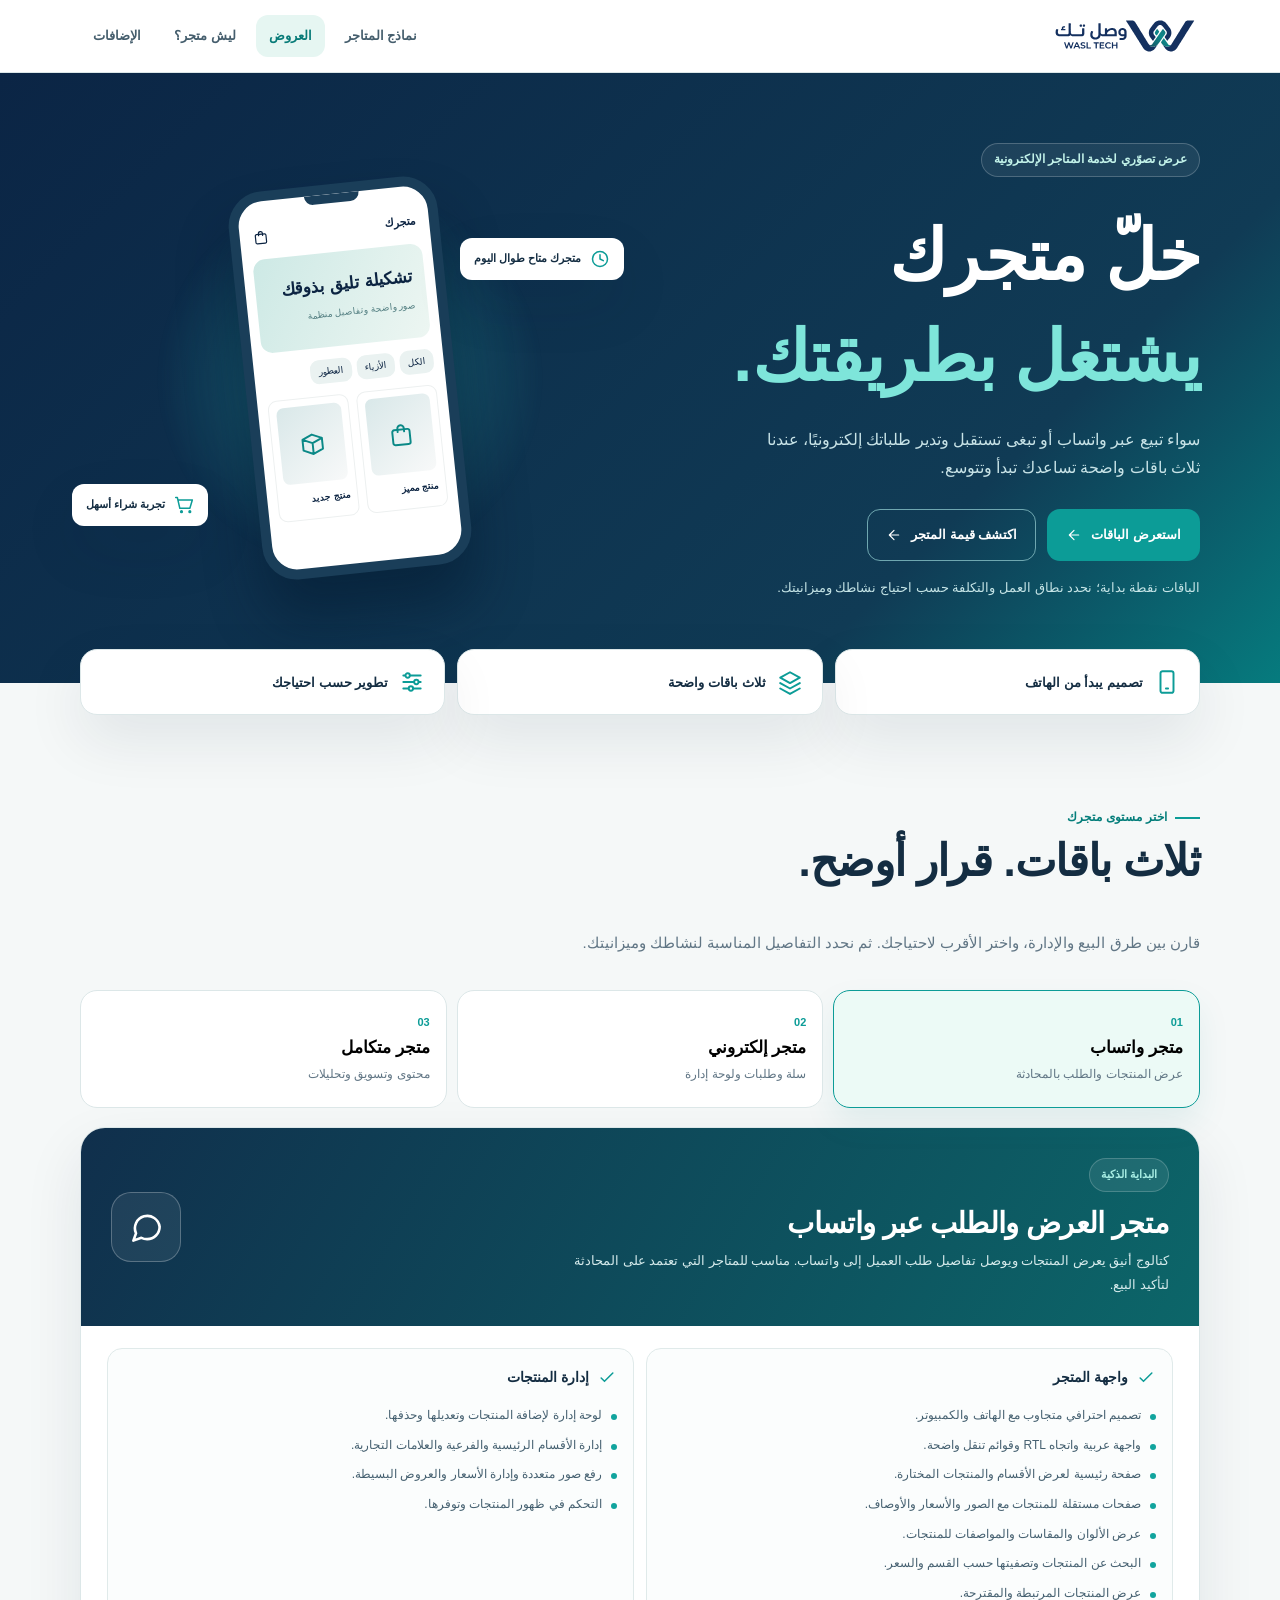
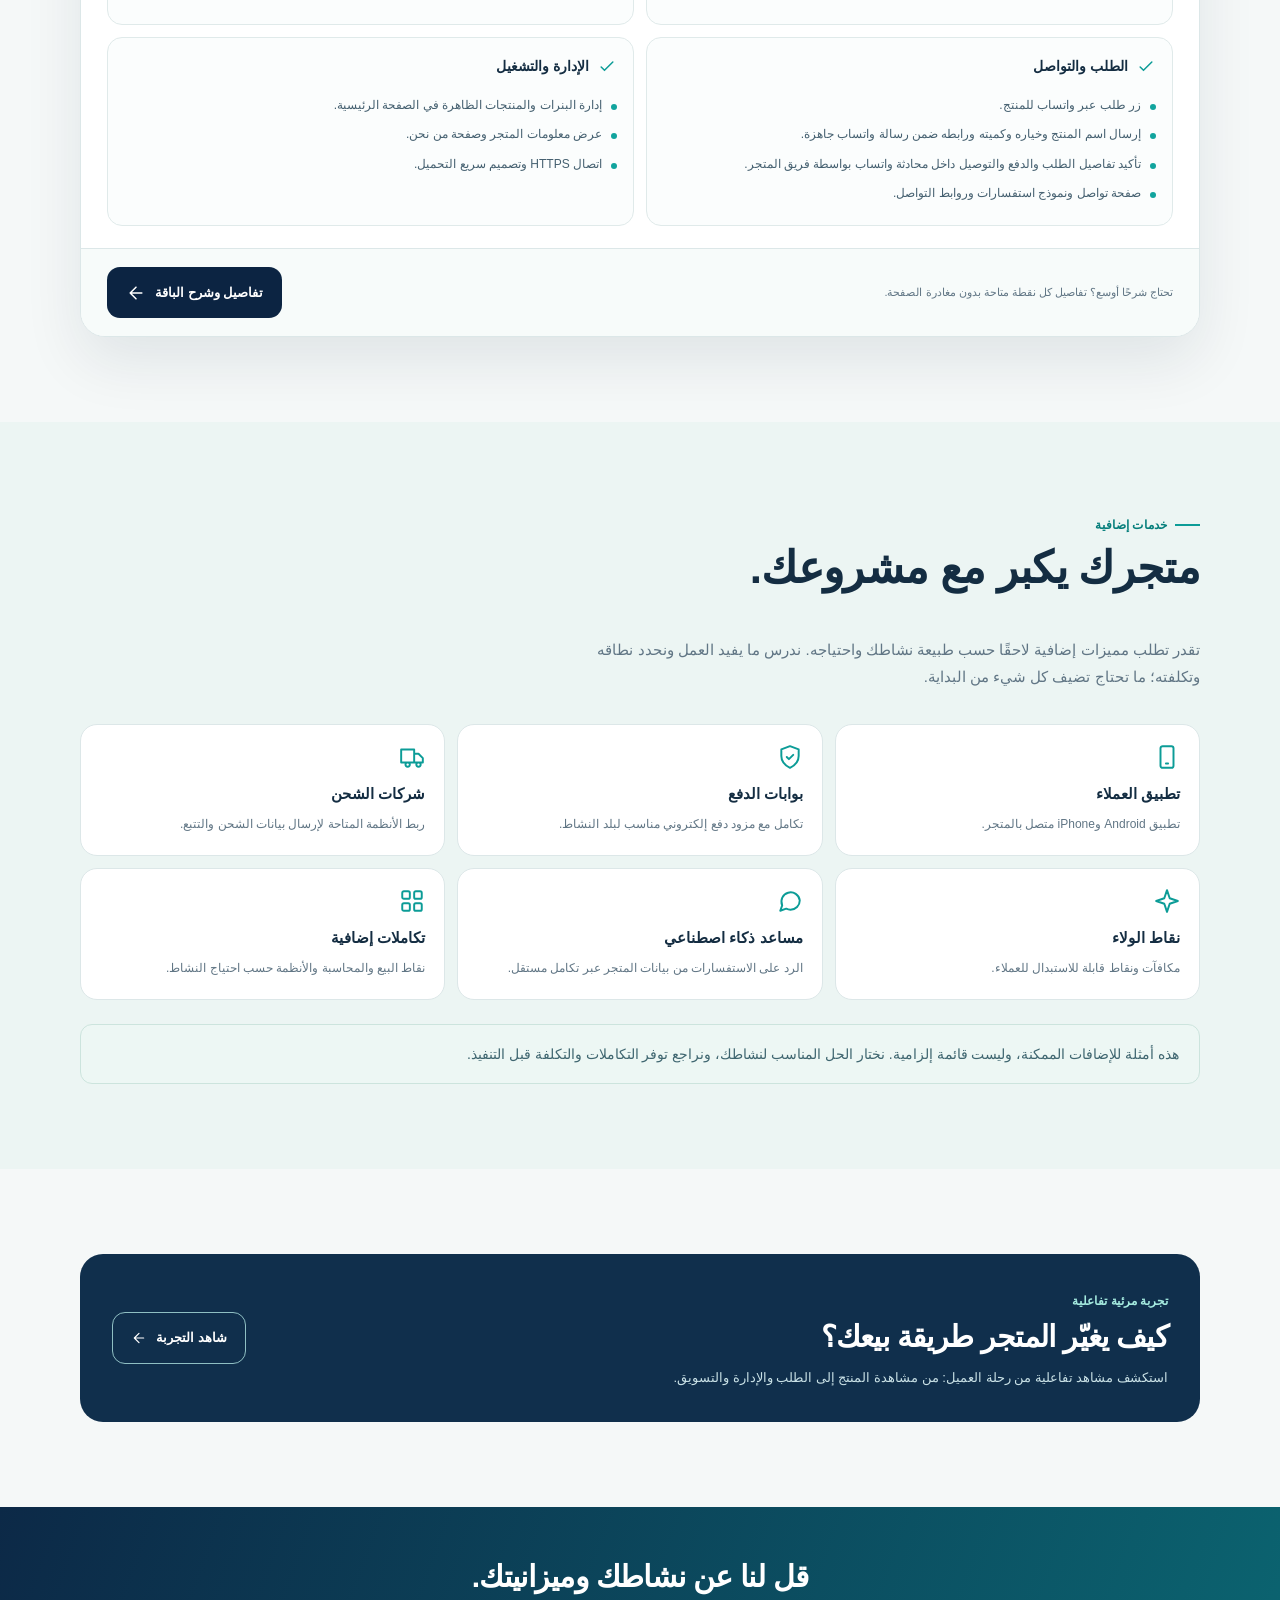
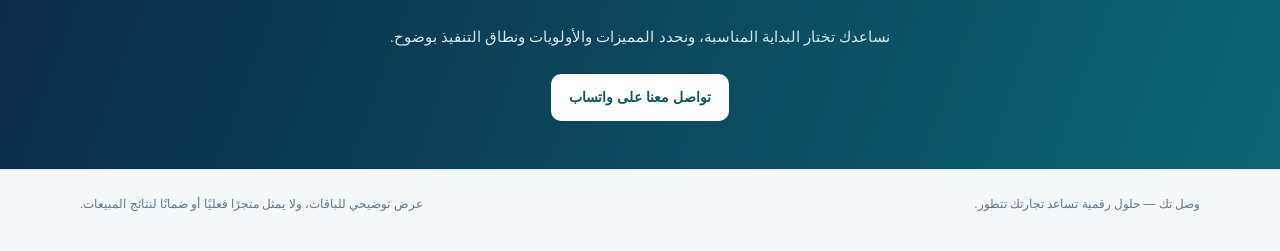
<file: عروض-المتاجر/landing/index.html>
<!DOCTYPE html>
<html lang="ar" dir="rtl"><head><meta charset="utf-8"><meta name="viewport" content="width=device-width,initial-scale=1"><meta name="theme-color" content="#0c2442"><title>باقات المتاجر الإلكترونية — عرض تصوّري | وصل تك</title><style>
:root{--navy:#0c2442;--deep:#08172e;--teal:#0c9c97;--mint:#ccf7e9;--paper:#fff;--bg:#f5f8f8;--text:#142d42;--muted:#617685;--line:#dce7e8;--gold:#f2d9a9;--shadow:0 24px 60px rgba(8,35,57,.09)}*{box-sizing:border-box}html{scroll-behavior:smooth;scroll-padding-top:88px}body{margin:0;background:var(--bg);color:var(--text);font-family:Tahoma,Arial,sans-serif;direction:rtl;line-height:1.8}button,input{font:inherit}button,a{-webkit-tap-highlight-color:transparent}button{cursor:pointer}a{text-decoration:none;color:inherit}.container{width:min(1120px,calc(100% - 38px));margin:auto}.icon{width:20px;height:20px;display:inline-block;fill:none;stroke:currentColor;stroke-width:1.8;stroke-linecap:round;stroke-linejoin:round;flex:none;vertical-align:middle}.icon.sm{width:16px;height:16px}.icon.lg{width:26px;height:26px}.topbar{position:sticky;top:0;z-index:40;background:rgba(255,255,255,.93);backdrop-filter:blur(18px);border-bottom:1px solid var(--line)}.topline{height:72px;display:flex;align-items:center;justify-content:space-between;gap:15px}.brand{display:flex;align-items:center;gap:9px;font-size:21px;font-weight:900;white-space:nowrap;color:var(--navy)}.brand-mark{width:32px;height:32px;display:grid;place-items:center;border-radius:10px;background:var(--navy);color:#7de5d7;font:bold 19px Arial}.brand small{font-size:9px;font-weight:700;color:var(--teal);display:block;line-height:1.2}.nav{display:flex;gap:7px;align-items:center}.nav a{padding:9px 13px;border-radius:12px;font-size:13px;font-weight:800;color:#455e6d}.nav a:hover,.nav a.active{background:#e6f6f2;color:#087b78}.btn{display:inline-flex;align-items:center;justify-content:center;gap:9px;padding:13px 18px;border:1px solid transparent;border-radius:13px;font-size:13px;font-weight:900;transition:transform .2s,background .2s,color .2s;min-height:46px}.btn:hover{transform:translateY(-2px)}.primary{background:var(--teal);color:white}.dark{background:var(--navy);color:white}.outline{border-color:#c9dedd;background:#fff;color:var(--navy)}.ghost{background:#e7f5f2;color:#086963}.overline{display:inline-flex;gap:8px;align-items:center;color:#057e7b;font-size:12px;font-weight:900;letter-spacing:.1px}.overline .line{height:2px;width:25px;background:var(--teal)}h1,h2,h3,h4,p{margin-top:0}h1,h2,h3{letter-spacing:-.7px;line-height:1.45}h1{font-size:clamp(35px,6vw,70px)}h2{font-size:clamp(26px,4vw,44px)}h3{font-size:21px}.muted{color:var(--muted)}.section{padding:85px 0}.sect-head{max-width:730px;margin-bottom:34px}.sect-head p{color:var(--muted);font-size:15px;max-width:620px}.soft{background:#ecf5f3}.eyebrow{font-size:12px;font-weight:800;color:var(--teal)}.divider{height:1px;background:var(--line);margin:20px 0}.footer{border-top:1px solid var(--line);padding:24px 0 35px;color:var(--muted);font-size:12px}.footer-inner{display:flex;justify-content:space-between;gap:15px;flex-wrap:wrap}.chip{display:inline-flex;align-items:center;gap:6px;padding:6px 11px;border:1px solid #cbe9e2;border-radius:50px;background:#f0fcf9;color:#14766e;font-weight:800;font-size:11px}.center{text-align:center}.sr-only{position:absolute;width:1px;height:1px;overflow:hidden;clip:rect(0,0,0,0)}:focus-visible{outline:3px solid #1b9e9a;outline-offset:3px}@media(max-width:680px){.topline{height:64px}.brand{font-size:17px}.brand-mark{width:29px;height:29px}.nav{gap:0}.nav a{padding:9px;font-size:11px}.nav a.nav-extra{display:none}.section{padding:60px 0}.container{width:min(100% - 28px,1120px)}.btn{min-height:43px;padding:11px 13px}}

.hero{background:linear-gradient(135deg,#0b2545,#103b55 74%,#067b7e);color:#fff;overflow:hidden}.hero-grid{display:grid;grid-template-columns:1fr 1fr;align-items:center;gap:40px;min-height:540px;padding:70px 0}.hero h1{margin:16px 0 17px}.hero h1 em{font-style:normal;color:#7ee5da}.hero p{max-width:465px;color:#c8e3e7;font-size:16px}.hero-actions{display:flex;flex-wrap:wrap;gap:11px;margin-top:26px}.hero .outline{background:transparent;border-color:#6fa7b0;color:#fff}.hero-art{position:relative;min-height:350px;display:grid;place-items:center}.orb{position:absolute;width:390px;height:390px;border-radius:50%;background:radial-gradient(circle,#24a2a68a,transparent 69%);filter:blur(4px)}.demo-phone{position:relative;width:210px;height:390px;border:10px solid #1a3e59;border-radius:35px;background:#fff;color:var(--navy);box-shadow:0 40px 55px #00152870;transform:rotate(-6deg);overflow:hidden;animation:floaty 7s ease-in-out infinite}.demo-phone:before{content:'';position:absolute;top:0;width:55px;height:9px;left:calc(50% - 27px);background:#1a3e59;border-radius:0 0 9px 9px}.demo-head{display:flex;align-items:center;justify-content:space-between;font-size:11px;font-weight:900;padding:26px 13px 12px}.demo-banner{background:linear-gradient(120deg,#cde9e5,#edf6f2);margin:0 10px;border-radius:12px;padding:20px 12px;min-height:90px}.demo-banner strong{display:block;font-size:17px;line-height:1.5}.demo-banner small{color:#527e80;font-size:9px}.demo-pills{display:flex;gap:5px;padding:12px 10px}.demo-pills span{font-size:9px;padding:4px 8px;border-radius:9px;background:#eaf2f1}.demo-products{display:grid;grid-template-columns:1fr 1fr;gap:8px;padding:0 10px}.demo-prod{border:1px solid #edf0f0;border-radius:9px;padding:7px}.demo-prod .art{height:77px;border-radius:7px;background:linear-gradient(140deg,#d9e8e9,#f8f9f9);display:grid;place-items:center;color:#0b8987}.demo-prod strong{font-size:9px}.floating-note{position:absolute;z-index:2;display:flex;align-items:center;gap:9px;background:white;border-radius:12px;padding:11px 14px;color:var(--text);font-size:11px;font-weight:900;box-shadow:var(--shadow)}.n1{right:-4px;top:55px}.n2{left:-8px;bottom:47px}.floating-note .icon{color:var(--teal)}@keyframes floaty{50%{transform:rotate(-3deg) translateY(-10px)}}
.intro-strip{display:grid;grid-template-columns:repeat(3,1fr);gap:12px;margin-top:-34px;position:relative;z-index:2}.intro-strip article{padding:19px;background:#fff;border:1px solid var(--line);border-radius:17px;box-shadow:var(--shadow);display:flex;gap:11px;align-items:center;font-size:13px;font-weight:900}.intro-strip .icon{color:var(--teal)}
.pack-picker{display:grid;grid-template-columns:repeat(3,1fr);gap:10px;margin-bottom:19px}.pick{background:#fff;border:1.5px solid var(--line);border-radius:17px;padding:18px 16px;text-align:right;transition:.2s;min-height:118px;display:flex;flex-direction:column;justify-content:center}.pick strong{font-size:17px}.pick small{color:var(--muted);font-size:12px}.pick.active{border-color:var(--teal);background:#ecfaf6;box-shadow:0 15px 32px #0b827a16}.pick .index{font-weight:900;color:var(--teal);font-size:11px}.package-shell{background:#fff;border:1px solid var(--line);border-radius:25px;box-shadow:var(--shadow);overflow:hidden}.package-top{background:linear-gradient(120deg,#102f4c,#0c6669);color:#fff;padding:30px;display:flex;justify-content:space-between;gap:25px;align-items:center}.package-top h3{font-size:29px;margin:10px 0 5px}.package-top p{color:#d6ebec;max-width:610px;font-size:13px;margin:0}.package-top .chip{background:#ffffff14;color:#a8eee4;border-color:#ffffff30}.package-top .symbol{width:70px;height:70px;border:1px solid #ffffff40;border-radius:20px;display:grid;place-items:center;background:#ffffff12}.package-top .symbol .icon{width:35px;height:35px}.package-content{padding:22px 26px}.category-grid{display:grid;grid-template-columns:repeat(2,minmax(0,1fr));gap:12px}.featuregroup{border:1px solid #e0eaea;border-radius:15px;background:#fbfdfd;padding:16px}.featuregroup h4{margin:0 0 11px;font-size:14px;display:flex;align-items:center;gap:8px}.featuregroup h4 .icon{color:var(--teal)}.featuregroup ul,.detail-box ul{padding:0;margin:0;list-style:none}.featuregroup li,.detail-box li{display:flex;align-items:flex-start;gap:9px;font-size:12px;line-height:1.8;padding:4px 0;color:#456070}.featuregroup li:before,.detail-box li:before{content:'';width:6px;height:6px;border-radius:50%;background:#11a49e;flex:none;margin-top:9px}.pack-bottom{border-top:1px solid var(--line);display:flex;gap:11px;align-items:center;justify-content:space-between;margin:22px -26px -22px;padding:18px 26px;background:#f7fbfa}.pack-bottom small{color:var(--muted);font-size:11px}.detail-panel{margin-top:22px;border:1px solid var(--line);border-radius:22px;background:white;overflow:hidden;scroll-margin-top:90px}.detail-panel[hidden]{display:none}.detail-head{padding:24px;border-bottom:1px solid var(--line);display:flex;justify-content:space-between;gap:12px;align-items:center}.detail-head h3{margin:6px 0 0}.accordion-list{padding:12px 18px}.accordion{border-bottom:1px solid var(--line)}.accordion:last-child{border-bottom:0}.accordion button{width:100%;border:0;background:transparent;padding:14px 7px;display:flex;align-items:center;justify-content:space-between;gap:12px;text-align:right;font-weight:900;font-size:13px;color:var(--navy)}.accordion button .icon{transition:transform .2s}.accordion button[aria-expanded="true"] .icon{transform:rotate(180deg)}.detail-box{padding:0 10px 15px;display:none}.accordion button[aria-expanded="true"]+.detail-box{display:block}.detail-box li{font-size:13px;padding:6px 0}.addons-grid{display:grid;grid-template-columns:repeat(3,1fr);gap:12px}.addon{background:#fff;border:1px solid var(--line);padding:19px;border-radius:17px}.addon .icon{color:var(--teal);margin-bottom:10px}.addon strong{display:block;font-size:15px}.addon p{font-size:12px;color:var(--muted);margin:7px 0 0}.story-promo{background:#102f4c;color:white;border-radius:23px;padding:32px;display:flex;align-items:center;justify-content:space-between;gap:20px}.story-promo h2{font-size:30px;margin:0 0 8px}.story-promo p{color:#c9e1e6;margin:0;max-width:580px;font-size:13px}.story-promo .outline{background:transparent;color:white;border-color:#8fbfc3}
@media(max-width:760px){.hero-grid{grid-template-columns:1fr;gap:4px;padding:55px 0 27px;min-height:0}.hero h1{font-size:43px}.hero-art{min-height:320px}.demo-phone{width:175px;height:320px;border-width:7px}.demo-prod .art{height:45px}.demo-banner{min-height:70px;padding:13px}.intro-strip{grid-template-columns:1fr;gap:8px;margin-top:-9px}.intro-strip article{padding:11px 15px}.pack-picker{gap:6px}.pick{padding:11px 9px;min-height:100px;border-radius:12px}.pick strong{font-size:12px}.pick small{font-size:10px;line-height:1.5;margin-top:4px}.package-top{padding:22px}.package-top h3{font-size:23px}.package-top .symbol{width:49px;height:49px;flex:none}.package-top .symbol .icon{width:25px}.package-content{padding:15px}.category-grid{grid-template-columns:1fr}.pack-bottom{margin:16px -15px -15px;padding:14px 15px;align-items:stretch;flex-direction:column}.featuregroup{padding:14px}.addons-grid{grid-template-columns:1fr 1fr}.story-promo{flex-direction:column;align-items:flex-start;padding:25px}.n1{right:0}.n2{left:0}}@media(max-width:420px){.addons-grid{grid-template-columns:1fr}.hero-actions .btn{flex:1}.pick strong{font-size:11px}}
@media(prefers-reduced-motion:reduce){*,*:before,*:after{animation:none!important;scroll-behavior:auto!important;transition:none!important}}
</style><meta name="description" content="عرض تصوّري تفاعلي من وصل تك يوضح قيمة المتجر وتجربة الشراء والباقات الثلاث. نحدد نطاق العمل حسب نشاطك وميزانيتك، ونضيف المميزات عند الحاجة."><meta property="og:type" content="website"><meta property="og:locale" content="ar_YE"><meta property="og:site_name" content="وصل تك — عرض خدمة المتاجر"><meta property="og:title" content="باقات المتاجر الإلكترونية — عرض تصوّري | وصل تك"><meta property="og:description" content="عرض تصوّري تفاعلي من وصل تك يوضح قيمة المتجر وتجربة الشراء والباقات الثلاث. نحدد نطاق العمل حسب نشاطك وميزانيتك، ونضيف المميزات عند الحاجة."><meta property="og:url" content="https://wasl-ecommerce-offers-preview.vercel.app/index.html"><meta property="og:image" content="https://wasl-ecommerce-offers-preview.vercel.app/assets/ecommerce-offer-preview.png"><meta property="og:image:width" content="1200"><meta property="og:image:height" content="630"><meta property="og:image:alt" content="وصل تك — عرض تصوّري لخدمة المتاجر، حسب احتياجك وميزانيتك"><meta name="twitter:card" content="summary_large_image"><meta name="twitter:title" content="باقات المتاجر الإلكترونية — عرض تصوّري | وصل تك"><meta name="twitter:description" content="عرض تصوّري تفاعلي من وصل تك يوضح قيمة المتجر وتجربة الشراء والباقات الثلاث. نحدد نطاق العمل حسب نشاطك وميزانيتك، ونضيف المميزات عند الحاجة."><meta name="twitter:image" content="https://wasl-ecommerce-offers-preview.vercel.app/assets/ecommerce-offer-preview.png"><link rel="icon" href="assets/favicon.svg" type="image/svg+xml"><style>
/* Official identity and presentation context. */
.brand .official-logo{width:150px;height:auto;max-height:48px;display:block;object-fit:contain}.presentation-note{display:inline-block;color:#087b7c;font-size:12px;font-weight:700;background:#e8f6f2;border:1px solid #cbe6df;border-radius:30px;padding:5px 12px;margin-bottom:13px}.intro .presentation-note,.hero .presentation-note{color:#c2f2e9;background:#ffffff10;border-color:#ffffff35}.budget-note{font-size:13px!important;line-height:1.9;margin-top:15px!important}.intro .budget-note,.hero .budget-note{color:#c5e4e6!important}.contact-actions{display:flex;align-items:center;justify-content:center;gap:13px;flex-wrap:wrap;margin-top:24px}.contact-actions a{min-height:46px;display:inline-flex;align-items:center;justify-content:center;gap:9px;border-radius:10px;padding:11px 18px;font-size:14px;font-weight:700}.contact-actions .contact-primary{background:#fff;color:#0b5865}.contact-actions a:focus-visible{outline:3px solid #80dfce;outline-offset:3px}.future-scope{background:#edf7f4;border:1px solid #cce4dd;border-radius:12px;padding:16px 20px;font-size:14px;color:#3f6670;margin-top:24px;line-height:1.9}.closing-scope{font-size:13px!important;margin-top:14px!important;color:#cae9e7!important}.contact-offer{padding:48px 0;background:linear-gradient(110deg,#0c2947,#0b6571);color:white;text-align:center}.contact-offer h2{font-size:30px}.contact-offer p{max-width:650px;margin:12px auto;color:#d2e8ea;font-size:15px}.contact-offer .container{max-width:1000px}@media(max-width:740px){.brand .official-logo{width:120px;max-height:39px}.presentation-note{font-size:11px;padding:5px 10px}.contact-actions{gap:10px}.contact-actions a{font-size:13px}.budget-note{font-size:12px!important}.future-scope{padding:14px;font-size:13px}.contact-offer{padding:38px 0}.contact-offer h2{font-size:26px}}
</style><link rel="canonical" href="https://wasl-ecommerce-offers-preview.vercel.app/index.html"></head><body><svg aria-hidden="true" xmlns="http://www.w3.org/2000/svg" style="position:absolute;width:0;height:0;overflow:hidden"><symbol id="i-arrow" viewbox="0 0 24 24"><path d="M19 12H5m7-7-7 7 7 7"></path></symbol><symbol id="i-grid" viewbox="0 0 24 24"><rect x="3" y="3" width="7" height="7" rx="1.5"></rect><rect x="14" y="3" width="7" height="7" rx="1.5"></rect><rect x="3" y="14" width="7" height="7" rx="1.5"></rect><rect x="14" y="14" width="7" height="7" rx="1.5"></rect></symbol><symbol id="i-check" viewbox="0 0 24 24"><path d="m5 12 4 4 10-10"></path></symbol><symbol id="i-cart" viewbox="0 0 24 24"><circle cx="9" cy="20" r="1"></circle><circle cx="19" cy="20" r="1"></circle><path d="M2 3h2l3 13h12l3-10H5"></path></symbol><symbol id="i-bag" viewbox="0 0 24 24"><rect x="4" y="7" width="16" height="14" rx="2"></rect><path d="M9 9V6a3 3 0 0 1 6 0v3"></path></symbol><symbol id="i-chat" viewbox="0 0 24 24"><path d="M21 11.5a8.5 8.5 0 0 1-8.5 8.5 9 9 0 0 1-4-.9L3 21l1.8-5A8.5 8.5 0 1 1 21 11.5Z"></path></symbol><symbol id="i-chart" viewbox="0 0 24 24"><path d="M3 20h18M6 16v-5m6 5V5m6 11V9"></path></symbol><symbol id="i-menu" viewbox="0 0 24 24"><path d="M4 7h16M4 12h16M4 17h16"></path></symbol><symbol id="i-chevron" viewbox="0 0 24 24"><path d="m7 10 5 5 5-5"></path></symbol><symbol id="i-search" viewbox="0 0 24 24"><circle cx="11" cy="11" r="7"></circle><path d="m16 16 5 5"></path></symbol><symbol id="i-spark" viewbox="0 0 24 24"><path d="m12 2 2.5 7.5L22 12l-7.5 2.5L12 22l-2.5-7.5L2 12l7.5-2.5Z"></path></symbol><symbol id="i-box" viewbox="0 0 24 24"><path d="m3 7 9-4 9 4v10l-9 4-9-4Z M3 7l9 4 9-4M12 11v10"></path></symbol><symbol id="i-truck" viewbox="0 0 24 24"><path d="M2 5h12v12H2zM14 9h4l4 4v4h-8M6 19a2 2 0 1 0 4 0 2 2 0 0 0-4 0m10 0a2 2 0 1 0 4 0 2 2 0 0 0-4 0"></path></symbol><symbol id="i-clock" viewbox="0 0 24 24"><circle cx="12" cy="12" r="9"></circle><path d="M12 7v5l4 2"></path></symbol><symbol id="i-globe" viewbox="0 0 24 24"><circle cx="12" cy="12" r="9"></circle><path d="M3 12h18M12 3c5 5 5 13 0 18M12 3c-5 5-5-13 0-18"></path></symbol><symbol id="i-phone" viewbox="0 0 24 24"><rect x="6" y="2" width="12" height="20" rx="2"></rect><path d="M11 18h2"></path></symbol><symbol id="i-shield" viewbox="0 0 24 24"><path d="M12 2 4 5v6c0 5 4 9 8 11 4-2 8-6 8-11V5Z"></path><path d="m9 12 2 2 4-4"></path></symbol><symbol id="i-sliders" viewbox="0 0 24 24"><path d="M4 6h16M4 12h16M4 18h16"></path><circle cx="8" cy="6" r="2" fill="var(--paper)"></circle><circle cx="16" cy="12" r="2" fill="var(--paper)"></circle><circle cx="11" cy="18" r="2" fill="var(--paper)"></circle></symbol><symbol id="i-store" viewbox="0 0 24 24"><path d="M3 10 5 3h14l2 7-2 3v8H5v-8l-2-3ZM3 10h18M9 21v-7h6v7"></path></symbol><symbol id="i-layers" viewbox="0 0 24 24"><path d="m12 3 9 5-9 5-9-5 9-5Zm-9 10 9 5 9-5M3 18l9 5 9-5"></path></symbol></svg><header class="topbar"><div class="container topline"><a class="brand" href="./index.html" aria-label="وصل تك — عرض خدمة المتاجر"><img class="official-logo" src="assets/wasl-tech-logo.svg" alt="وصل تك — نبني حضورك الرقمي باحتراف" width="150" height="48"></a><nav class="nav" aria-label="التنقل الأساسي"><a href="./works.html">نماذج المتاجر</a><a href="./index.html#offers" class="active">العروض</a><a href="./story.html" class="">ليش متجر؟</a><a href="./index.html#addons" class="nav-extra">الإضافات</a></nav></div></header>
<main><section class="hero"><div class="container hero-grid"><div><span class="presentation-note">عرض تصوّري لخدمة المتاجر الإلكترونية</span><h1>خلّ متجرك<br><em>يشتغل بطريقتك.</em></h1><p>سواء تبيع عبر واتساب أو تبغى تستقبل وتدير طلباتك إلكترونيًا، عندنا ثلاث باقات واضحة تساعدك تبدأ وتتوسع.</p><div class="hero-actions"><a href="#offers" class="btn primary">استعرض الباقات <svg class="icon sm" aria-hidden="true"><use href="#i-arrow"></use></svg></a><a href="./story.html" class="btn outline">اكتشف قيمة المتجر <svg class="icon sm" aria-hidden="true"><use href="#i-arrow"></use></svg></a></div><p class="budget-note">الباقات نقطة بداية؛ نحدد نطاق العمل والتكلفة حسب احتياج نشاطك وميزانيتك.</p></div><div class="hero-art"><div class="orb"></div><div class="demo-phone"><div class="demo-head">متجرك <svg class="icon sm" aria-hidden="true"><use href="#i-bag"></use></svg></div><div class="demo-banner"><strong>تشكيلة تليق بذوقك</strong><small>صور واضحة وتفاصيل منظمة</small></div><div class="demo-pills"><span>الكل</span><span>الأزياء</span><span>العطور</span></div><div class="demo-products"><div class="demo-prod"><div class="art"><svg class="icon lg" aria-hidden="true"><use href="#i-bag"></use></svg></div><strong>منتج مميز</strong></div><div class="demo-prod"><div class="art"><svg class="icon lg" aria-hidden="true"><use href="#i-box"></use></svg></div><strong>منتج جديد</strong></div></div></div><div class="floating-note n1"><svg class="icon " aria-hidden="true"><use href="#i-clock"></use></svg> متجرك متاح طوال اليوم</div><div class="floating-note n2"><svg class="icon " aria-hidden="true"><use href="#i-cart"></use></svg> تجربة شراء أسهل</div></div></div></section>
<div class="container intro-strip"><article><svg class="icon lg" aria-hidden="true"><use href="#i-phone"></use></svg> تصميم يبدأ من الهاتف</article><article><svg class="icon lg" aria-hidden="true"><use href="#i-layers"></use></svg> ثلاث باقات واضحة</article><article><svg class="icon lg" aria-hidden="true"><use href="#i-sliders"></use></svg> تطوير حسب احتياجك</article></div>
<section class="section" id="offers"><div class="container"><div class="sect-head"><span class="overline"><span class="line"></span> اختر مستوى متجرك</span><h2>ثلاث باقات. قرار أوضح.</h2><p>قارن بين طرق البيع والإدارة، واختر الأقرب لاحتياجك. ثم نحدد التفاصيل المناسبة لنشاطك وميزانيتك.</p></div><div class="pack-picker" role="tablist" aria-label="باقات المتاجر"><button class="pick active" type="button" data-pack="0" role="tab" aria-selected="true"><span class="index">01</span><strong>متجر واتساب</strong><small>عرض المنتجات والطلب بالمحادثة</small></button><button class="pick" type="button" data-pack="1" role="tab" aria-selected="false"><span class="index">02</span><strong>متجر إلكتروني</strong><small>سلة وطلبات ولوحة إدارة</small></button><button class="pick" type="button" data-pack="2" role="tab" aria-selected="false"><span class="index">03</span><strong>متجر متكامل</strong><small>محتوى وتسويق وتحليلات</small></button></div><div class="package-shell" id="pack-main" aria-live="polite"></div><section class="detail-panel" id="details" hidden aria-label="تفاصيل الباقة"><div class="detail-head"><div><span class="eyebrow">تفاصيل الباقة المختارة</span><h3 id="details-name"></h3></div><button class="btn ghost" type="button" id="close-details">إغلاق <svg class="icon sm" aria-hidden="true"><use href="#i-chevron"></use></svg></button></div><div class="accordion-list" id="detail-list"></div></section></div></section>
<section class="section soft" id="addons"><div class="container"><div class="sect-head"><span class="overline"><span class="line"></span> خدمات إضافية</span><h2>متجرك يكبر مع مشروعك.</h2><p>تقدر تطلب مميزات إضافية لاحقًا حسب طبيعة نشاطك واحتياجه. ندرس ما يفيد العمل ونحدد نطاقه وتكلفته؛ ما تحتاج تضيف كل شيء من البداية.</p></div><div class="addons-grid"><article class="addon"><svg class="icon lg" aria-hidden="true"><use href="#i-phone"></use></svg><strong>تطبيق العملاء</strong><p>تطبيق Android وiPhone متصل بالمتجر.</p></article><article class="addon"><svg class="icon lg" aria-hidden="true"><use href="#i-shield"></use></svg><strong>بوابات الدفع</strong><p>تكامل مع مزود دفع إلكتروني مناسب لبلد النشاط.</p></article><article class="addon"><svg class="icon lg" aria-hidden="true"><use href="#i-truck"></use></svg><strong>شركات الشحن</strong><p>ربط الأنظمة المتاحة لإرسال بيانات الشحن والتتبع.</p></article><article class="addon"><svg class="icon lg" aria-hidden="true"><use href="#i-spark"></use></svg><strong>نقاط الولاء</strong><p>مكافآت ونقاط قابلة للاستبدال للعملاء.</p></article><article class="addon"><svg class="icon lg" aria-hidden="true"><use href="#i-chat"></use></svg><strong>مساعد ذكاء اصطناعي</strong><p>الرد على الاستفسارات من بيانات المتجر عبر تكامل مستقل.</p></article><article class="addon"><svg class="icon lg" aria-hidden="true"><use href="#i-grid"></use></svg><strong>تكاملات إضافية</strong><p>نقاط البيع والمحاسبة والأنظمة حسب احتياج النشاط.</p></article></div><div class="future-scope">هذه أمثلة للإضافات الممكنة، وليست قائمة إلزامية. نختار الحل المناسب لنشاطك، ونراجع توفر التكاملات والتكلفة قبل التنفيذ.</div></div></section>
<section class="section"><div class="container"><div class="story-promo"><div><span class="overline" style="color:#a4eadf">تجربة مرئية تفاعلية</span><h2>كيف يغيّر المتجر طريقة بيعك؟</h2><p>استكشف مشاهد تفاعلية من رحلة العميل: من مشاهدة المنتج إلى الطلب والإدارة والتسويق.</p></div><a class="btn outline" href="./story.html">شاهد التجربة <svg class="icon sm" aria-hidden="true"><use href="#i-arrow"></use></svg></a></div></div></section><section class="contact-offer"><div class="container"><h2>قل لنا عن نشاطك وميزانيتك.</h2><p>نساعدك تختار البداية المناسبة، ونحدد المميزات والأولويات ونطاق التنفيذ بوضوح.</p><div class="contact-actions"><a class="contact-primary" href="https://wa.me/967775377979?text=%D8%A7%D9%84%D8%B3%D9%84%D8%A7%D9%85%20%D8%B9%D9%84%D9%8A%D9%83%D9%85%20%D9%88%D8%B5%D9%84%20%D8%AA%D9%83%D8%8C%20%D8%A7%D8%B7%D9%84%D8%B9%D8%AA%20%D8%B9%D9%84%D9%89%20%D8%A7%D9%84%D8%B9%D8%B1%D8%B6%20%D8%A7%D9%84%D8%AA%D8%B5%D9%88%D9%91%D8%B1%D9%8A%20%D9%84%D8%AE%D8%AF%D9%85%D8%A9%20%D8%A7%D9%84%D9%85%D8%AA%D8%A7%D8%AC%D8%B1.%20%D8%A3%D8%B1%D9%8A%D8%AF%20%D9%85%D9%86%D8%A7%D9%82%D8%B4%D8%A9%20%D9%85%D8%AA%D8%AC%D8%B1%20%D9%85%D9%86%D8%A7%D8%B3%D8%A8%20%D9%84%D9%86%D8%B4%D8%A7%D8%B7%D9%8A%20%D9%88%D9%85%D9%8A%D8%B2%D8%A7%D9%86%D9%8A%D8%AA%D9%8A." target="_blank" rel="noopener">تواصل معنا على واتساب</a></div></div></section></main><footer class="footer"><div class="container footer-inner"><span>وصل تك — حلول رقمية تساعد تجارتك تتطور.</span><span>عرض توضيحي للباقات، ولا يمثل متجرًا فعليًا أو ضمانًا لنتائج المبيعات.</span></div></footer><script>
const packs=[
{name:'متجر العرض والطلب عبر واتساب',short:'متجر واتساب',tag:'البداية الذكية',desc:'كتالوج أنيق يعرض المنتجات ويوصل تفاصيل طلب العميل إلى واتساب. مناسب للمتاجر التي تعتمد على المحادثة لتأكيد البيع.',chips:['واجهة احترافية','إدارة المنتجات','طلب عبر واتساب'],groups:[
['واجهة المتجر',['تصميم احترافي متجاوب مع الهاتف والكمبيوتر.','واجهة عربية واتجاه RTL وقوائم تنقل واضحة.','صفحة رئيسية لعرض الأقسام والمنتجات المختارة.','صفحات مستقلة للمنتجات مع الصور والأسعار والأوصاف.','عرض الألوان والمقاسات والمواصفات للمنتجات.','البحث عن المنتجات وتصفيتها حسب القسم والسعر.','عرض المنتجات المرتبطة والمقترحة.']],
['إدارة المنتجات',['لوحة إدارة لإضافة المنتجات وتعديلها وحذفها.','إدارة الأقسام الرئيسية والفرعية والعلامات التجارية.','رفع صور متعددة وإدارة الأسعار والعروض البسيطة.','التحكم في ظهور المنتجات وتوفرها.']],
['الطلب والتواصل',['زر طلب عبر واتساب للمنتج.','إرسال اسم المنتج وخياره وكميته ورابطه ضمن رسالة واتساب جاهزة.','تأكيد تفاصيل الطلب والدفع والتوصيل داخل محادثة واتساب بواسطة فريق المتجر.','صفحة تواصل ونموذج استفسارات وروابط التواصل.']],
['الإدارة والتشغيل',['إدارة البنرات والمنتجات الظاهرة في الصفحة الرئيسية.','عرض معلومات المتجر وصفحة من نحن.','اتصال HTTPS وتصميم سريع التحميل.']]],details:[
['تجربة الزائر',['تصفح الأقسام والمنتجات من واجهة عربية متجاوبة.','البحث بالاسم وتصفية المنتجات حسب القسم أو السعر.','فتح صفحة المنتج لمشاهدة الصور والسعر والوصف والمواصفات والخيارات.','الانتقال إلى منتجات مشابهة أو مرتبطة.']],
['طريقة الطلب عبر واتساب',['يختار العميل المنتج والخيار والكمية من صفحة المنتج.','يضغط زر «اطلب عبر واتساب» لفتح محادثة مع رقم المتجر.','تحتوي الرسالة الجاهزة على اسم المنتج واللون أو المقاس والكمية ورابط المنتج.','يراجع موظف المتجر الطلب ويؤكد التوفر والسعر والتوصيل والدفع في واتساب.','لا تُنشأ طلبات قابلة للتتبع في لوحة المتجر، ولا تُحصَّل المدفوعات داخل الموقع.']],
['إدارة الكتالوج',['إضافة المنتجات وتعديل الصور والأسعار والأوصاف.','تنظيم المنتجات في أقسام وعلامات تجارية.','إظهار أو إخفاء المنتج وتحديد توفره.','تغيير البنرات والمنتجات المميزة في الصفحة الرئيسية.']],
['صفحات ومواصفات تشغيلية',['صفحة من نحن وصفحة تواصل مع روابط وسائل الاتصال.','نموذج للاستفسارات العامة.','عرض العروض البسيطة على المنتجات.','واجهة مهيأة للهاتف مع اتصال HTTPS وتحسين أحجام الصور.']]]},
{name:'المتجر الإلكتروني الأساسي',short:'متجر إلكتروني',tag:'إدارة البيع بوضوح',desc:'متجر يستقبل الطلبات داخله، ويوفر سلة شراء ولوحة إدارة للمنتجات والمخزون والعملاء والفواتير.',chips:['سلة وطلبات','إدارة المخزون','فواتير وتقارير'],groups:[
['واجهة المتجر وتجربة التسوق',['تصميم احترافي ومتجاوب مع جميع الأجهزة.','دعم اللغة العربية واتجاه RTL وواجهة سهلة الاستخدام.','عرض المنتجات ضمن أقسام وتصنيفات منظمة.','بحث سريع وفلاتر وخيارات لترتيب المنتجات.','صفحات منتجات بالصور والمواصفات وخيارات الألوان والمقاسات.','المفضلة ومقارنة المنتجات وتقييمات العملاء.','عرض المنتجات المرتبطة والعروض والتخفيضات.','مشاركة المنتجات والتواصل عبر واتساب ووسائل التواصل.','دعم تعدد العملات وفق إعدادات المتجر.']],
['إدارة المنتجات والأقسام',['إضافة المنتجات وتعديلها وإدارتها من لوحة التحكم.','إدارة الأقسام الرئيسية والفرعية والعلامات التجارية.','إدارة الصور والأوصاف والمواصفات والخيارات.','تحديد الأسعار والتخفيضات لكل منتج.','إدارة المنتجات متعددة الألوان والمقاسات.','التحكم في توفر المنتجات وظهورها.','استيراد وتصدير بيانات المنتجات.']],
['إدارة المخزون',['متابعة كميات المنتجات والمخزون.','تحديث الكميات تلقائيًا حسب الطلبات.','تنبيهات انخفاض المخزون والمنتجات النافدة.','تحديد الكميات المتاحة لكل منتج وخيار.']],
['سلة التسوق وإتمام الطلب',['سلة تسوق متكاملة مع تعديل الكميات والمنتجات.','احتساب الأسعار والخصومات ورسوم التوصيل.','إتمام الطلب بخطوات واضحة ومبسطة.','إمكانية الشراء دون إنشاء حساب.','اختيار عنوان التوصيل وطريقة الدفع والشحن.','تأكيد الطلب وإصدار رقم مرجعي للمتابعة.']],
['إدارة الطلبات والمبيعات',['استقبال الطلبات وإدارتها من لوحة مركزية.','متابعة الطلبات وتحديث حالاتها.','عرض تفاصيل العملاء والمنتجات المطلوبة.','إدارة الإلغاء والاسترجاع والاسترداد.','إصدار الفواتير وطباعتها.','البحث والتصفية وتصدير بيانات الطلبات.','متابعة إجمالي الطلبات والمبيعات.']],
['المدفوعات والفواتير',['دعم الدفع عند الاستلام والتحويل البنكي.','إدارة حالات الدفع والمعاملات.','إصدار الفواتير وتحميلها أو طباعتها.','إعداد الضرائب ورسوم الخدمات.','تقارير المدفوعات والتحصيل.']],
['الشحن والتوصيل',['إعداد مناطق ومدن التوصيل.','توفير خيارات الشحن والاستلام.','متابعة حالة تجهيز وشحن الطلب.','إدارة معلومات التوصيل الخاصة بالعملاء.']],
['إدارة العملاء والحسابات',['إنشاء حسابات العملاء وتسجيل الدخول.','إدارة البيانات الشخصية وعناوين التوصيل.','متابعة الطلبات وسجل المشتريات.','حفظ المنتجات المفضلة.','إدارة حسابات العملاء من لوحة التحكم.','متابعة مشتريات العملاء وتفاعلهم.']],
['التسويق الأساسي',['إنشاء الكوبونات والتخفيضات.','تحديد شروط الخصومات وفترات صلاحيتها.','إدارة البنرات الإعلانية.','عرض المنتجات المميزة والأكثر مبيعًا.']],
['صفحات المتجر',['عرض الصفحة الرئيسية والبنرات والأقسام.','صفحة من نحن وصفحة تواصل معنا.','صفحات سياسة الشحن والاستبدال والخصوصية والشروط.','نموذج الاستفسارات وروابط التواصل.']],
['لوحة الإدارة والموظفين',['لوحة تحكم مركزية لإدارة المتجر.','إدارة المنتجات والطلبات والعملاء والمخزون.','إدارة الأسعار والمدفوعات والشحن.','إضافة الموظفين وتحديد صلاحياتهم.','إدارة إعدادات العملات والضرائب والإشعارات.']],
['التقارير الأساسية',['تقارير المبيعات والإيرادات.','إحصائيات الطلبات وحالاتها.','تقارير المنتجات الأكثر مبيعًا.','إحصائيات العملاء والمشتريات.','تقارير المخزون والمدفوعات والمرتجعات.']],
['الإشعارات والتواصل',['رسائل تأكيد الطلبات.','إشعارات تحديث حالات الطلب والدفع والشحن.','تنبيهات الإدارة عند استقبال الطلبات.','إشعارات عبر البريد الإلكتروني.','نموذج للتواصل والاستفسارات ورابط واتساب.']],
['الحماية والأمان والأداء',['اتصال آمن باستخدام HTTPS وشهادة SSL.','حماية حسابات العملاء والإدارة.','إدارة صلاحيات الوصول.','حماية بيانات العملاء والمعاملات.','إعداد النسخ الاحتياطي والاستعادة.','تحسين سرعة التصفح وتحميل الصور.','تحسين الأداء والتوافق مع الأجهزة والمتصفحات.']]],details:[]},
{name:'المتجر المتكامل والنمو',short:'متجر متكامل',tag:'للتشغيل والتسويق والنمو',desc:'متجر إلكتروني متكامل مع إدارة المحتوى والتسويق وتحسين الظهور في البحث والتحليلات والتواصل المباشر مع العملاء.',chips:['إدارة محتوى','SEO وتحليلات','محادثة مباشرة'],groups:[],details:[]}
];
const fullGeneral=[
['واجهة المتجر وتجربة التسوق',['تصميم احترافي ومتجاوب مع جميع الأجهزة.','دعم اللغة العربية واتجاه RTL وواجهة سهلة الاستخدام.','عرض المنتجات ضمن أقسام وتصنيفات منظمة.','بحث سريع وفلاتر وخيارات لترتيب المنتجات.','صفحات منتجات بالصور والمواصفات وخيارات الألوان والمقاسات.','المفضلة ومقارنة المنتجات وتقييمات العملاء.','عرض المنتجات المقترحة والعروض والتخفيضات.','مشاركة المنتجات والتواصل عبر واتساب ووسائل التواصل.','دعم تعدد العملات وفق إعدادات المتجر.']],
['إدارة المنتجات والأقسام',packs[1].groups[1][1]],['إدارة المخزون',packs[1].groups[2][1]],['سلة التسوق وإتمام الطلب',packs[1].groups[3][1]],['إدارة الطلبات والمبيعات',packs[1].groups[4][1]],['المدفوعات والفواتير',packs[1].groups[5][1]],['الشحن والتوصيل',packs[1].groups[6][1]],['إدارة العملاء والحسابات',packs[1].groups[7][1]],
['التسويق والعروض والخصومات',['إنشاء الكوبونات والتخفيضات.','إدارة العروض الموسمية والحملات.','تحديد شروط الخصومات وفترات صلاحيتها.','إدارة البنرات الإعلانية.','عرض المنتجات المميزة والأكثر مبيعًا.','تقديم عروض الشحن المجاني.']],
['إدارة المحتوى وصفحات المتجر',['إدارة الصفحة الرئيسية وأقسامها.','تغيير البنرات والصور الإعلانية.','إنشاء وإدارة الصفحات التعريفية.','إدارة صفحات السياسات والأسئلة الشائعة.','إدارة المدونة والمقالات.','التحكم في القوائم والروابط.']],
['لوحة الإدارة والموظفين',['لوحة تحكم مركزية لإدارة المتجر.','إدارة المنتجات والطلبات والعملاء والمخزون.','إدارة الأسعار والعروض والمدفوعات والشحن.','إدارة محتوى المتجر وإعداداته.','إضافة الموظفين وتحديد صلاحياتهم.','إدارة إعدادات العملات والضرائب والإشعارات.']],
['التقارير والإحصائيات',['تقارير المبيعات والإيرادات.','إحصائيات الطلبات وحالاتها.','تقارير المنتجات والأقسام الأكثر مبيعًا.','إحصائيات العملاء والمشتريات.','تقارير المخزون والمدفوعات والمرتجعات.']],
['تحسين محركات البحث والظهور الرقمي',['تهيئة صفحات المتجر والمنتجات لمحركات البحث.','إدارة العناوين والأوصاف والروابط.','تحسين الصور وسرعة تحميل الصفحات.','دعم إعدادات الفهرسة والبيانات المنظمة.','تحسين مشاركة الروابط على وسائل التواصل.','الربط بأدوات Google للبحث والتحليل.','تنظيم المحتوى لتحسين ظهوره في نتائج البحث.']],
['الإشعارات والتواصل مع العملاء',['رسائل تأكيد الطلبات.','إشعارات تحديث حالات الطلب والدفع والشحن.','تنبيهات الإدارة عند استقبال الطلبات.','إشعارات عبر البريد الإلكتروني.','نموذج للتواصل والاستفسارات.','وسائل التواصل وخدمة العملاء.']],
['الحماية والأمان والأداء',['اتصال آمن باستخدام HTTPS وشهادة SSL.','حماية حسابات العملاء والإدارة.','إدارة صلاحيات الوصول.','حماية بيانات العملاء والمعاملات.','إعداد النسخ الاحتياطي والاستعادة.','تحسين سرعة التصفح وتحميل الصور.','تحسين الأداء والتوافق مع الأجهزة والمتصفحات.']]
];packs[2].groups=fullGeneral;
const sharedDetailed=[
['التصميم والبحث وصفحات المنتجات',['تصميم احترافي متجاوب وواجهة عربية RTL.','قوائم تنقل وأقسام وتصنيفات وعلامات تجارية.','بحث سريع وفلاتر حسب السعر والقسم والمواصفات وترتيب المنتجات.','صفحة لكل منتج مع صور وفيديو ووصف وسعر ومواصفات.','اختيار الألوان والمقاسات والأحجام وعرض حالة التوفر.','المفضلة ومقارنة المنتجات والتقييمات والمنتجات المرتبطة.','المشاركة عبر واتساب ووسائل التواصل وعرض العروض.']],
['إدارة المنتجات والمخزون',['إضافة وتعديل وحذف المنتجات وإدارة الأقسام والعلامات التجارية.','إدارة صور المنتج وفيديوهاته ووصفه ومواصفاته وأسعاره.','تحديد سعر ومخزون مستقل لكل لون أو مقاس.','استيراد وتصدير بيانات المنتجات عبر Excel أو CSV.','التحكم في توفر المنتجات وإظهارها أو إخفائها.','متابعة المخزون وتحديثه تلقائيًا مع دورة الطلب.','منع شراء النافد وتنبيهات انخفاض الكميات.']],
['سلة التسوق وإتمام الطلب',['إضافة المنتجات للسلة وتعديل الكميات وحذفها.','حساب الإجمالي والخصومات والكوبونات والضرائب والتوصيل.','الاحتفاظ بالسلة لاستكمال الشراء لاحقًا.','إتمام الطلب كزائر أو بحساب مع بيانات التواصل والعنوان.','اختيار طريقة الدفع والشحن ومراجعة الطلب قبل تأكيده.','إصدار رقم مرجعي للطلب وإظهار رسالة تأكيد.']],
['إدارة الطلبات والمبيعات',['استقبال الطلبات الجديدة من المتجر في لوحة الإدارة.','عرض بيانات العميل والعنوان والمنتجات والكميات والأسعار.','تحديث الحالة: جديد، مؤكد، تجهيز، شحن، مكتمل، ملغي.','تعديل الطلب وفق الصلاحيات ومتابعة حالة الدفع.','إدارة الإلغاء والاسترجاع والاسترداد.','البحث والتصفية وتصدير الطلبات وطباعة الفواتير.']],
['المدفوعات والفواتير',['الدفع عند الاستلام أو التحويل البنكي وإرفاق إثبات التحويل.','إدارة حالة الدفع والمدفوعات اليدوية وغير المدفوعة.','إصدار الفواتير وطباعتها وتحميلها PDF.','إعداد الضرائب والخدمات وعرض تفاصيل الرسوم والخصومات.','متابعة تقارير المدفوعات والتحصيل.']],
['الشحن والعملاء',['تحديد مناطق ومدن التوصيل وطرق الشحن والاستلام.','الشحن المجاني بشروط، وتسجيل حالة الشحنة ورقم تتبعها.','إرسال تحديثات حالة الشحن إلى العميل.','حساب عميل مع الملف الشخصي وعناوين التوصيل وسجل الطلبات.','إدارة حسابات العملاء ومتابعة مشترياتهم وتعطيل الحسابات.']],
['الإدارة والتقارير الأساسية',['لوحة مركزية لملخص الطلبات والمبيعات والعملاء.','إدارة المنتجات والمخزون والطلبات والمدفوعات والشحن.','حسابات الموظفين والصلاحيات والأدوار.','تقارير المبيعات والإيرادات والطلبات والمنتجات والعملاء.','تقارير المدفوعات والمرتجعات والمخزون والخصومات.','إعدادات البريد والعملات والضرائب والإشعارات.']],
['الإشعارات والحماية',['إرسال تأكيد الطلب وإشعارات حالته والدفع والشحن.','تنبيه الإدارة عند وصول الطلبات وإرسال رسائل البريد الإلكتروني.','صفحة تواصل ونموذج للاستفسارات ورابط واتساب.','HTTPS وتشفير كلمات المرور وحماية الجلسات والصلاحيات.','نسخ احتياطي واستعادة البيانات وتحسين الأداء والصور.']]
];
packs[1].details=sharedDetailed.concat([['الكوبونات وصفحات المتجر',['إنشاء كوبونات خصم وتحديد النسبة أو المبلغ وفترة الاستخدام.','إدارة البنرات وعرض المنتجات الجديدة والمميزة.','صفحة رئيسية وصفحات من نحن والتواصل والسياسات والشروط.']]]);
packs[2].details=sharedDetailed.concat([
['التسويق والعروض المتقدمة',['عروض موسمية وشحن مجاني وكوبونات بحدود الاستخدام والفترات.','عروض شراء منتج والحصول على منتج آخر وعدادات انتهاء العروض.','عرض المنتجات المقترحة والمكملة والأكثر مبيعًا.','حملات تسويقية عبر البريد الإلكتروني.']],
['إدارة المحتوى والصفحات',['تعديل أقسام الصفحة الرئيسية والبنرات والمحتوى المميز.','إنشاء صفحات من نحن والتواصل والأسئلة الشائعة والسياسات.','إدارة مدونة المقالات وتصنيفاتها وصورها.','إدارة القوائم والروابط الداخلية.']],
['تحسين محركات البحث',['عناوين SEO وأوصاف Meta للمنتجات والأقسام والمقالات.','ملفات XML Sitemap وrobots.txt وروابط Canonical.','البيانات المنظمة للمنتجات والنصوص البديلة للصور.','تحسين الصور والسرعة وتجربة الهاتف ومشاركة الروابط.','ربط Google Search Console لمتابعة فهرسة الصفحات.']],
['التحليلات والتقارير',['ربط Google Analytics لتحليل زيارات المتجر.','تقارير المبيعات والطلبات حسب الفترة وحالات الطلب.','تقارير المنتجات والأقسام والعملاء والمخزون والمدفوعات.','متابعة الفهرسة والأداء في محركات البحث.','تقارير الأرباح اعتمادًا على بيانات التكلفة والمصروفات.']],
['التواصل وخدمة العملاء',['محادثة مباشرة داخل الموقع مع خدمة العملاء.','نموذج استفسارات ورابط واتساب لخدمة العملاء.','نظام تذاكر دعم للاستفسارات.','رسائل البريد لتأكيد الطلب وتحديث الدفع والشحن.']]
]);
let currentPack=0,currentDetail=0;

packs[1].details=[["التصميم والواجهة",["تصميم احترافي يعكس هوية المتجر التجارية.","توافق مع الكمبيوتر والهواتف والأجهزة اللوحية.","دعم العربية واتجاه العرض RTL.","قوائم تنقل واضحة وسهلة الاستخدام.","إمكانية عرض الأسعار بعملات مختلفة حسب إعدادات النظام.","واجهة منظمة لعرض الأقسام والمنتجات والعروض."]],["البحث وتصفح المنتجات",["البحث السريع باستخدام اسم المنتج أو الكلمات المرتبطة به.","تصفية المنتجات حسب السعر والقسم والعلامة التجارية والمواصفات.","ترتيب المنتجات حسب السعر والأحدث والأكثر مبيعًا.","عرض المنتجات ضمن أقسام رئيسية وفرعية.","سهولة الانتقال بين الأقسام وصفحات المنتجات."]],["صفحات المنتجات",["صفحة مستقلة لكل منتج.","معرض صور لعرض المنتج من زوايا مختلفة.","عرض صور متعددة وفيديو للمنتج.","إظهار الاسم والسعر والوصف والمواصفات.","اختيار اللون أو المقاس أو الحجم قبل الشراء.","إظهار حالة توفر المنتج.","عرض المنتجات المرتبطة والمقترحة.","عرض تقييمات العملاء وآرائهم."]],["التفاعل والتسوق",["إضافة المنتجات إلى سلة التسوق.","إضافة المنتجات إلى المفضلة.","مقارنة المنتجات.","مشاركة روابط المنتجات عبر واتساب ووسائل التواصل.","إمكانية إضافة زر واتساب للاستفسار.","عرض التخفيضات والعروض بصورة واضحة.","صفحات خاصة بالعروض والمجموعات الموسمية.","عرض المنتجات الجديدة والمميزة والأكثر مبيعًا."]],["إدارة بيانات المنتجات",["إضافة منتجات جديدة وتعديلها وحذفها أو تعطيل عرضها.","تنظيم المنتجات في أقسام رئيسية وفرعية.","إضافة وإدارة العلامات التجارية.","التحكم في ترتيب ظهور المنتجات داخل الأقسام."]],["محتوى المنتج",["إضافة صور متعددة لكل منتج.","إضافة فيديو توضيحي للمنتج.","كتابة وصف مختصر ووصف تفصيلي.","إضافة المواصفات والخصائص الفنية.","تحديد السعر الأساسي وسعر التخفيض.","إدارة الأسعار الخاصة بالعروض.","تحديد المنتجات المرتبطة والمكملة."]],["خيارات المنتجات",["إضافة منتجات بألوان ومقاسات وأحجام مختلفة.","تحديد سعر مستقل لكل خيار عند الحاجة.","تحديد كمية المخزون لكل متغير.","تخصيص صور للخيارات المختلفة للمنتج."]],["الإدارة الجماعية",["استيراد بيانات المنتجات باستخدام Excel أو CSV.","تصدير بيانات المنتجات.","التحكم في حالة عرض المنتجات المتوفرة وغير المتوفرة."]],["متابعة الكميات",["معرفة الكمية المتوفرة لكل منتج.","تحديث المخزون تلقائيًا وفق دورة تنفيذ الطلب.","متابعة الكميات حسب اللون أو المقاس.","منع شراء المنتجات النافدة وفق الإعدادات.","عرض حالة المنتج عند نفاد الكمية.","تحديد الحد الأدنى للمخزون."]],["تنبيهات المخزون",["تنبيهات للمنتجات منخفضة المخزون.","معرفة المنتجات النافدة.","تحديد المنتجات التي تحتاج إعادة توفير."]],["سلة التسوق",["إضافة منتج أو أكثر إلى سلة التسوق.","تعديل كميات المنتجات وحذف المنتجات من السلة.","عرض تفاصيل السلة والأسعار.","حساب إجمالي قيمة المنتجات.","احتساب الخصومات والكوبونات.","احتساب الضرائب ورسوم الشحن حسب الإعدادات.","الاحتفاظ بالسلة لاستكمال الشراء لاحقًا."]],["إتمام الشراء",["إتمام الطلب من خلال خطوات واضحة.","إمكانية الشراء كزائر.","إدخال اسم العميل وبيانات التواصل.","إضافة عنوان التوصيل.","اختيار طريقة التوصيل وطريقة الدفع.","مراجعة المنتجات والإجمالي النهائي قبل التأكيد.","إنشاء رقم مرجعي مستقل لكل طلب.","عرض رسالة تؤكد تسجيل الطلب."]],["خدمات إضافية للعميل",["حفظ عنوان أو أكثر للعميل المسجل.","متابعة الطلب بعد الشراء.","عرض الطلبات السابقة."]],["استقبال الطلبات",["استقبال طلبات العملاء من المتجر الإلكتروني.","عرض الطلبات الجديدة في لوحة التحكم.","إنشاء سجل مستقل لكل طلب.","عرض رقم الطلب وتاريخه وقيمته.","عرض بيانات العميل وعنوان التوصيل.","عرض المنتجات والكميات والأسعار المطلوبة."]],["معالجة الطلبات",["تحديث حالات الطلب بحسب دورة العمل.","حالات مثل: جديد، قيد المراجعة، مؤكد، قيد التجهيز، تم الشحن، مكتمل، ملغي.","تعديل بيانات الطلب وفق صلاحيات المستخدم.","متابعة حالة الدفع المرتبطة بالطلب.","تسجيل حالة التجهيز والشحن.","إرسال تحديثات حالة الطلب إلى العميل."]],["الإلغاء والاسترجاع",["إلغاء الطلبات وفق سياسة المتجر.","متابعة الطلبات الملغاة.","إدارة طلبات الاسترجاع.","تسجيل المبالغ المستردة.","تحديث حالة طلب الاسترداد."]],["إدارة الطلبات والتقارير",["البحث باستخدام رقم الطلب أو بيانات العميل.","تصفية الطلبات حسب التاريخ والحالة.","عرض الطلبات المكتملة وغير المكتملة.","إصدار وطباعة الفواتير.","طباعة تفاصيل الطلب للمستودع.","تصدير بيانات الطلبات.","متابعة إجمالي المبيعات والطلبات."]],["وسائل الدفع",["الدفع عند الاستلام.","الدفع عن طريق التحويل البنكي.","إرفاق إثبات التحويل البنكي.","اختيار وسائل الدفع في صفحة إتمام الطلب.","دعم أكثر من عملة وفق إعدادات المتجر."]],["إدارة المدفوعات",["متابعة حالة الدفع لكل طلب.","حالات الدفع: مدفوع، غير مدفوع، بانتظار التحقق، مسترد.","عرض تفاصيل المعاملات المالية.","تأكيد المدفوعات اليدوية من لوحة التحكم.","متابعة الطلبات غير المدفوعة.","إدارة طلبات استرداد الأموال وفق وسيلة الدفع."]],["الفواتير والضرائب",["إنشاء فواتير للطلبات.","عرض الفواتير وتحميلها أو طباعتها.","تحميل الفواتير بصيغة PDF.","إعداد الضرائب ورسوم الخدمات.","عرض قيم الضرائب والشحن والخصومات في الفاتورة.","تقارير المدفوعات والمبالغ المحصلة."]],["إعدادات التوصيل",["إضافة مناطق ومدن التوصيل.","إمكانية تقديم الشحن المجاني بشروط محددة.","تحديد طرق الشحن للعملاء.","دعم خيار الاستلام المباشر من المتجر."]],["إدارة الشحن",["عرض عنوان العميل وتفاصيل التوصيل.","تحديث حالة تجهيز الطلب وشحنه.","تسجيل بيانات الشحنة ورقم التتبع.","إبلاغ العميل عند تحديث حالة الشحن."]],["حساب العميل",["إنشاء حساب جديد.","تسجيل الدخول باستخدام البريد الإلكتروني وكلمة المرور.","تسجيل الدخول بواسطة Google.","تحديث بيانات الملف الشخصي.","إضافة عناوين توصيل متعددة.","عرض سجل المشتريات.","متابعة حالات الطلبات.","حفظ قائمة المنتجات المفضلة."]],["إدارة العملاء",["عرض حسابات العملاء من لوحة التحكم.","البحث عن العملاء باستخدام بياناتهم.","تعديل بيانات العميل.","معرفة سجل طلبات العميل.","متابعة إجمالي مشتريات العميل.","تفعيل أو تعطيل حسابات العملاء."]],["الكوبونات والتخفيضات",["إنشاء كوبونات خصم.","تحديد خصم بنسبة مئوية أو مبلغ ثابت.","تحديد مدة صلاحية الكوبون.","تحديد عدد مرات استخدامه.","تخصيص الكوبونات لمنتجات أو أقسام معينة.","تخفيض أسعار منتجات محددة.","إدارة البنرات الإعلانية.","عرض المنتجات الجديدة والمميزة والأكثر مبيعًا."]],["الصفحات الأساسية",["صفحة رئيسية تعرض المنتجات والأقسام والبنرات.","صفحة من نحن.","صفحة تواصل معنا ونموذج استفسارات.","صفحة سياسة الشحن والتوصيل.","صفحة الاستبدال والاسترجاع.","صفحة سياسة الخصوصية.","صفحة الشروط والأحكام."]],["لوحة التحكم",["عرض ملخص المبيعات والطلبات والعملاء.","متابعة الطلبات الجديدة.","الوصول إلى أقسام الإدارة من مكان واحد."]],["الإدارة التشغيلية",["إدارة المنتجات والأقسام.","إدارة المخزون والأسعار.","إدارة الطلبات والفواتير.","إدارة العملاء.","إدارة المدفوعات والشحن.","إدارة العروض والكوبونات.","إدارة صفحات المتجر والبنرات.","التحكم في إعدادات المتجر العامة."]],["الموظفون والصلاحيات",["إنشاء حسابات للموظفين.","تحديد الصلاحيات حسب الدور الوظيفي."]],["إعدادات النظام",["إعدادات البريد الإلكتروني والإشعارات.","إعدادات العملات والضرائب.","إعدادات الشحن والدفع."]],["تقارير التشغيل",["عرض إجمالي المبيعات.","مقارنة المبيعات خلال فترات زمنية.","تقارير الطلبات المكتملة والملغاة.","تقارير الإيرادات.","المنتجات الأكثر مبيعًا.","المنتجات النافدة أو منخفضة المخزون.","عدد العملاء المسجلين والعملاء الجدد.","تقارير المدفوعات والمرتجعات والمخزون."]],["الإشعارات",["إرسال رسالة تأكيد تسجيل الطلب.","إشعار الإدارة بالطلبات الجديدة.","إرسال إشعار عند تحديث حالة الطلب.","إشعار إتمام الدفع.","إشعار تجهيز أو شحن الطلب.","إشعار الإلغاء أو الاسترداد حسب إعدادات النظام."]],["التواصل",["إرسال الإشعارات عبر البريد الإلكتروني.","نموذج تواصل واستفسارات.","عرض بيانات التواصل ووسائل الاتصال.","رابط واتساب لخدمة العملاء."]],["حماية المتجر",["تفعيل اتصال HTTPS باستخدام شهادة SSL.","تشفير كلمات مرور المستخدمين.","حماية جلسات تسجيل الدخول.","تحديد صلاحيات المستخدمين.","تقليل مخاطر الوصول غير المصرح به.","تحديث المكونات البرمجية وسد الثغرات المعروفة.","حماية البيانات الحساسة وفق إعدادات الاستضافة والنظام."]],["النسخ الاحتياطي",["إعداد نسخ احتياطية دورية.","توفير آلية لاستعادة النسخ الاحتياطية."]],["الأداء وسهولة الاستخدام",["تحسين أحجام الصور والملفات.","الاستفادة من التخزين المؤقت.","تحسين استعلامات قاعدة البيانات.","تحسين تحميل صفحات المتجر.","توافق الواجهة مع الهواتف والأجهزة المختلفة.","اختبار التصفح والشراء على المتصفحات الحديثة."]]];
packs[2].details=[["التصميم والواجهة",["تصميم احترافي يعكس هوية المتجر التجارية.","توافق مع الكمبيوتر والهواتف والأجهزة اللوحية.","دعم العربية واتجاه العرض RTL.","قوائم تنقل واضحة وسهلة الاستخدام.","إمكانية عرض الأسعار بعملات مختلفة حسب إعدادات النظام.","واجهة منظمة لعرض الأقسام والمنتجات والعروض."]],["البحث وتصفح المنتجات",["البحث السريع باستخدام اسم المنتج أو الكلمات المرتبطة به.","تصفية المنتجات حسب السعر والقسم والعلامة التجارية والمواصفات.","ترتيب المنتجات حسب السعر والأحدث والأكثر مبيعًا.","عرض المنتجات ضمن أقسام رئيسية وفرعية.","سهولة الانتقال بين الأقسام وصفحات المنتجات."]],["صفحات المنتجات",["صفحة مستقلة لكل منتج.","معرض صور لعرض المنتج من زوايا مختلفة.","عرض صور متعددة وفيديو للمنتج.","إظهار الاسم والسعر والوصف والمواصفات.","اختيار اللون أو المقاس أو الحجم قبل الشراء.","إظهار حالة توفر المنتج.","عرض المنتجات المرتبطة والمقترحة.","عرض تقييمات العملاء وآرائهم."]],["التفاعل والتسوق",["إضافة المنتجات إلى سلة التسوق.","إضافة المنتجات إلى المفضلة.","مقارنة المنتجات.","مشاركة روابط المنتجات عبر واتساب ووسائل التواصل.","إمكانية إضافة زر واتساب للاستفسار.","عرض التخفيضات والعروض بصورة واضحة.","صفحات خاصة بالعروض والمجموعات الموسمية.","عرض المنتجات الجديدة والمميزة والأكثر مبيعًا."]],["إدارة بيانات المنتجات",["إضافة منتجات جديدة وتعديلها وحذفها أو تعطيل عرضها.","تنظيم المنتجات في أقسام رئيسية وفرعية.","إضافة وإدارة العلامات التجارية.","التحكم في ترتيب ظهور المنتجات داخل الأقسام."]],["محتوى المنتج",["إضافة صور متعددة لكل منتج.","إضافة فيديو توضيحي للمنتج.","كتابة وصف مختصر ووصف تفصيلي.","إضافة المواصفات والخصائص الفنية.","تحديد السعر الأساسي وسعر التخفيض.","إدارة الأسعار الخاصة بالعروض.","تحديد المنتجات المرتبطة والمكملة."]],["خيارات المنتجات",["إضافة منتجات بألوان ومقاسات وأحجام مختلفة.","تحديد سعر مستقل لكل خيار عند الحاجة.","تحديد كمية المخزون لكل متغير.","تخصيص صور للخيارات المختلفة للمنتج."]],["الإدارة الجماعية",["استيراد بيانات المنتجات باستخدام Excel أو CSV.","تصدير بيانات المنتجات.","التحكم في حالة عرض المنتجات المتوفرة وغير المتوفرة."]],["متابعة الكميات",["معرفة الكمية المتوفرة لكل منتج.","تحديث المخزون تلقائيًا وفق دورة تنفيذ الطلب.","متابعة الكميات حسب اللون أو المقاس.","منع شراء المنتجات النافدة وفق الإعدادات.","عرض حالة المنتج عند نفاد الكمية.","تحديد الحد الأدنى للمخزون."]],["تنبيهات المخزون",["تنبيهات للمنتجات منخفضة المخزون.","معرفة المنتجات النافدة.","تحديد المنتجات التي تحتاج إعادة توفير."]],["سلة التسوق",["إضافة منتج أو أكثر إلى سلة التسوق.","تعديل كميات المنتجات وحذف المنتجات من السلة.","عرض تفاصيل السلة والأسعار.","حساب إجمالي قيمة المنتجات.","احتساب الخصومات والكوبونات.","احتساب الضرائب ورسوم الشحن حسب الإعدادات.","الاحتفاظ بالسلة لاستكمال الشراء لاحقًا."]],["إتمام الشراء",["إتمام الطلب من خلال خطوات واضحة.","إمكانية الشراء كزائر.","إدخال اسم العميل وبيانات التواصل.","إضافة عنوان التوصيل.","اختيار طريقة التوصيل وطريقة الدفع.","مراجعة المنتجات والإجمالي النهائي قبل التأكيد.","إنشاء رقم مرجعي مستقل لكل طلب.","عرض رسالة تؤكد تسجيل الطلب."]],["خدمات إضافية للعميل",["حفظ عنوان أو أكثر للعميل المسجل.","متابعة الطلب بعد الشراء.","عرض الطلبات السابقة."]],["استقبال الطلبات",["استقبال طلبات العملاء من المتجر الإلكتروني.","عرض الطلبات الجديدة في لوحة التحكم.","إنشاء سجل مستقل لكل طلب.","عرض رقم الطلب وتاريخه وقيمته.","عرض بيانات العميل وعنوان التوصيل.","عرض المنتجات والكميات والأسعار المطلوبة."]],["معالجة الطلبات",["تحديث حالات الطلب بحسب دورة العمل.","حالات مثل: جديد، قيد المراجعة، مؤكد، قيد التجهيز، تم الشحن، مكتمل، ملغي.","تعديل بيانات الطلب وفق صلاحيات المستخدم.","متابعة حالة الدفع المرتبطة بالطلب.","تسجيل حالة التجهيز والشحن.","إرسال تحديثات حالة الطلب إلى العميل."]],["الإلغاء والاسترجاع",["إلغاء الطلبات وفق سياسة المتجر.","متابعة الطلبات الملغاة.","إدارة طلبات الاسترجاع.","تسجيل المبالغ المستردة.","تحديث حالة طلب الاسترداد."]],["إدارة الطلبات والتقارير",["البحث باستخدام رقم الطلب أو بيانات العميل.","تصفية الطلبات حسب التاريخ والحالة.","عرض الطلبات المكتملة وغير المكتملة.","إصدار وطباعة الفواتير.","طباعة تفاصيل الطلب للمستودع.","تصدير بيانات الطلبات.","متابعة إجمالي المبيعات والطلبات."]],["وسائل الدفع",["الدفع عند الاستلام.","الدفع عن طريق التحويل البنكي.","إرفاق إثبات التحويل البنكي.","اختيار وسائل الدفع في صفحة إتمام الطلب.","دعم أكثر من عملة وفق إعدادات المتجر."]],["إدارة المدفوعات",["متابعة حالة الدفع لكل طلب.","حالات الدفع: مدفوع، غير مدفوع، بانتظار التحقق، مسترد.","عرض تفاصيل المعاملات المالية.","تأكيد المدفوعات اليدوية من لوحة التحكم.","متابعة الطلبات غير المدفوعة.","إدارة طلبات استرداد الأموال وفق وسيلة الدفع."]],["الفواتير والضرائب",["إنشاء فواتير للطلبات.","عرض الفواتير وتحميلها أو طباعتها.","تحميل الفواتير بصيغة PDF.","إعداد الضرائب ورسوم الخدمات.","عرض قيم الضرائب والشحن والخصومات في الفاتورة.","تقارير المدفوعات والمبالغ المحصلة."]],["إعدادات التوصيل",["إضافة مناطق ومدن التوصيل.","إمكانية تقديم الشحن المجاني بشروط محددة.","تحديد طرق الشحن للعملاء.","دعم خيار الاستلام المباشر من المتجر."]],["إدارة الشحن",["عرض عنوان العميل وتفاصيل التوصيل.","تحديث حالة تجهيز الطلب وشحنه.","تسجيل بيانات الشحنة ورقم التتبع.","إبلاغ العميل عند تحديث حالة الشحن."]],["حساب العميل",["إنشاء حساب جديد.","تسجيل الدخول باستخدام البريد الإلكتروني وكلمة المرور.","تسجيل الدخول بواسطة Google.","تحديث بيانات الملف الشخصي.","إضافة عناوين توصيل متعددة.","عرض سجل المشتريات.","متابعة حالات الطلبات.","حفظ قائمة المنتجات المفضلة."]],["إدارة العملاء",["عرض حسابات العملاء من لوحة التحكم.","البحث عن العملاء باستخدام بياناتهم.","تعديل بيانات العميل.","معرفة سجل طلبات العميل.","متابعة إجمالي مشتريات العميل.","تفعيل أو تعطيل حسابات العملاء."]],["إدارة الكوبونات",["إنشاء كوبونات خصم.","تحديد خصم بنسبة مئوية أو مبلغ ثابت.","تحديد مدة صلاحية الكوبون.","تحديد عدد مرات استخدامه.","تخصيص الكوبونات لمنتجات أو أقسام معينة."]],["العروض الترويجية",["تخفيض أسعار منتجات محددة.","إنشاء عروض موسمية ومناسبات.","عرض الشحن المجاني وفق شروط.","عروض شراء منتج والحصول على منتج آخر.","عرض عداد تنازلي للعروض."]],["التسويق داخل المتجر",["إدارة البنرات الإعلانية.","عرض المنتجات الجديدة والمميزة.","عرض المنتجات الأكثر مبيعًا.","عرض المنتجات المقترحة والمكملة."]],["التكاملات التسويقية",["ربط أدوات تحليل الزيارات والمبيعات.","حملات تسويقية عبر البريد الإلكتروني."]],["الصفحة الرئيسية",["تعديل أقسام الصفحة الرئيسية.","تغيير البنرات والصور الإعلانية.","عرض المنتجات والأقسام المختارة.","التحكم في ترتيب وظهور أقسام الصفحة الرئيسية.","إدارة العروض والمحتوى المميز."]],["الصفحات التعريفية",["صفحة من نحن.","صفحة تواصل معنا.","صفحة الأسئلة الشائعة.","صفحة سياسة الشحن والتوصيل.","صفحة الاستبدال والاسترجاع.","صفحة سياسة الخصوصية.","صفحة الشروط والأحكام."]],["المدونة والمحتوى",["إنشاء المقالات وتعديلها وحذفها.","تنظيم المقالات في تصنيفات.","إضافة الصور والنصوص داخل المقالات.","إعداد عناوين وأوصاف SEO."]],["لوحة التحكم",["عرض ملخص المبيعات والطلبات والعملاء.","متابعة الطلبات الجديدة.","الوصول إلى أقسام الإدارة من مكان واحد."]],["الإدارة التشغيلية",["إدارة المنتجات والأقسام.","إدارة المخزون والأسعار.","إدارة الطلبات والفواتير.","إدارة العملاء.","إدارة المدفوعات والشحن.","إدارة العروض والكوبونات.","إدارة صفحات المتجر والبنرات.","التحكم في إعدادات المتجر العامة."]],["الموظفون والصلاحيات",["إنشاء حسابات للموظفين.","تحديد الصلاحيات حسب الدور الوظيفي."]],["إعدادات النظام",["إعدادات البريد الإلكتروني والإشعارات.","إعدادات العملات والضرائب.","إعدادات الشحن والدفع."]],["تقارير المبيعات",["عرض إجمالي المبيعات.","مقارنة المبيعات خلال فترات زمنية.","تقارير الطلبات المكتملة والملغاة.","تقارير الإيرادات."]],["تقارير المنتجات",["المنتجات الأكثر مبيعًا.","الأقسام الأعلى مبيعًا.","المنتجات النافدة أو منخفضة المخزون.","متابعة الكميات والمبيعات."]],["تقارير العملاء",["عدد العملاء المسجلين.","العملاء الجدد.","سجل مشتريات العملاء."]],["التقارير المالية والتشغيلية",["تقارير المدفوعات.","تقارير الخصومات والكوبونات.","تقارير المرتجعات.","تقارير المخزون.","تقارير الأرباح اعتمادًا على بيانات التكاليف والمصروفات."]],["تهيئة صفحات المتجر",["روابط واضحة لصفحات المنتجات والأقسام.","عناوين SEO مستقلة.","أوصاف Meta Description للصفحات.","إدارة العناوين والأوصاف الخاصة بالمنتجات.","تهيئة صفحات المقالات لمحركات البحث."]],["الفهرسة والبيانات",["إعداد خريطة الموقع XML Sitemap.","إعداد robots.txt.","دعم روابط Canonical.","استخدام البيانات المنظمة للمنتجات.","كتابة النصوص البديلة للصور."]],["الأداء والمشاركة",["تحسين أحجام الصور.","تحسين سرعة تحميل الصفحات.","إعداد صور وعناوين مشاركة الروابط على وسائل التواصل.","تهيئة تجربة الهاتف."]],["الربط والتحليلات",["ربط Google Analytics.","ربط Google Search Console.","متابعة الفهرسة والأداء في محركات البحث.","تنظيم المحتوى والبيانات لتسهيل فهم صفحات المتجر وفهرستها."]],["إشعارات الطلبات",["إرسال رسالة تأكيد تسجيل الطلب.","إشعار الإدارة بالطلبات الجديدة.","إرسال إشعار عند تحديث حالة الطلب.","إشعار إتمام الدفع.","إشعار تجهيز أو شحن الطلب.","إشعار الإلغاء أو الاسترداد حسب إعدادات النظام."]],["وسائل التواصل",["إرسال الإشعارات عبر البريد الإلكتروني.","نموذج تواصل واستفسارات.","عرض بيانات التواصل ووسائل الاتصال.","إمكانية إضافة رابط واتساب لخدمة العملاء.","محادثة مباشرة مع خدمة العملاء.","نظام تذاكر للدعم الفني."]],["حماية المتجر",["تفعيل اتصال HTTPS باستخدام شهادة SSL.","تشفير كلمات مرور المستخدمين.","حماية جلسات تسجيل الدخول.","تحديد صلاحيات المستخدمين.","تقليل مخاطر الوصول غير المصرح به.","تحديث المكونات البرمجية وسد الثغرات المعروفة.","حماية البيانات الحساسة وفق إعدادات الاستضافة والنظام."]],["النسخ الاحتياطي",["إعداد نسخ احتياطية دورية.","توفير آلية لاستعادة النسخ الاحتياطية."]],["الأداء وسهولة الاستخدام",["تحسين أحجام الصور والملفات.","الاستفادة من التخزين المؤقت.","تحسين استعلامات قاعدة البيانات.","تحسين تحميل صفحات المتجر.","توافق الواجهة مع الهواتف والأجهزة المختلفة.","اختبار التصفح والشراء على المتصفحات الحديثة."]]];
const symbols=['chat','cart','store'];let selected=0;const esc=x=>String(x).replace(/[&<>"']/g,c=>({'&':'&amp;','<':'&lt;','>':'&gt;','"':'&quot;'}[c]));
const iconHTML=(name)=>`<svg class="icon" aria-hidden="true"><use href="#i-${name}"></use></svg>`;
function groupMarkup(groups){return groups.map(([name,items])=>`<article class="featuregroup"><h4>${iconHTML('check')}${esc(name)}</h4><ul>${items.map(x=>`<li>${esc(x)}</li>`).join('')}</ul></article>`).join('')}
function selectPack(i){selected=i;const p=packs[i];document.querySelectorAll('[data-pack]').forEach((el,n)=>{el.classList.toggle('active',i===n);el.setAttribute('aria-selected',i===n?'true':'false')});document.getElementById('pack-main').innerHTML=`<div class="package-top"><div><span class="chip">${esc(p.tag)}</span><h3>${esc(p.name)}</h3><p>${esc(p.desc)}</p></div><div class="symbol">${iconHTML(symbols[i])}</div></div><div class="package-content"><div class="category-grid">${groupMarkup(p.groups)}</div><div class="pack-bottom"><small>تحتاج شرحًا أوسع؟ تفاصيل كل نقطة متاحة بدون مغادرة الصفحة.</small><button class="btn dark" type="button" id="show-detail">تفاصيل وشرح الباقة ${iconHTML('arrow')}</button></div></div>`;document.getElementById('show-detail').addEventListener('click',()=>openDetails());document.getElementById('details').hidden=true;}
function openDetails(){const p=packs[selected],panel=document.getElementById('details');document.getElementById('details-name').textContent=p.name;const details=p.details.length?p.details:p.groups;document.getElementById('detail-list').innerHTML=details.map(([title,items],i)=>`<div class="accordion"><button type="button" aria-expanded="${i===0?'true':'false'}">${esc(title)}${iconHTML('chevron')}</button><div class="detail-box"><ul>${items.map(item=>`<li>${esc(item)}</li>`).join('')}</ul></div></div>`).join('');document.querySelectorAll('.accordion button').forEach(btn=>btn.addEventListener('click',()=>{const was=btn.getAttribute('aria-expanded')==='true';document.querySelectorAll('.accordion button').forEach(b=>b.setAttribute('aria-expanded','false'));btn.setAttribute('aria-expanded',was?'false':'true')}));panel.hidden=false;panel.scrollIntoView({behavior:matchMedia('(prefers-reduced-motion:reduce)').matches?'auto':'smooth',block:'start'});}
document.querySelectorAll('[data-pack]').forEach(el=>el.addEventListener('click',()=>selectPack(Number(el.dataset.pack))));document.getElementById('close-details').addEventListener('click',()=>{document.getElementById('details').hidden=true;document.getElementById('offers').scrollIntoView({behavior:'smooth'})});selectPack(0);
</script></body></html>
</file>
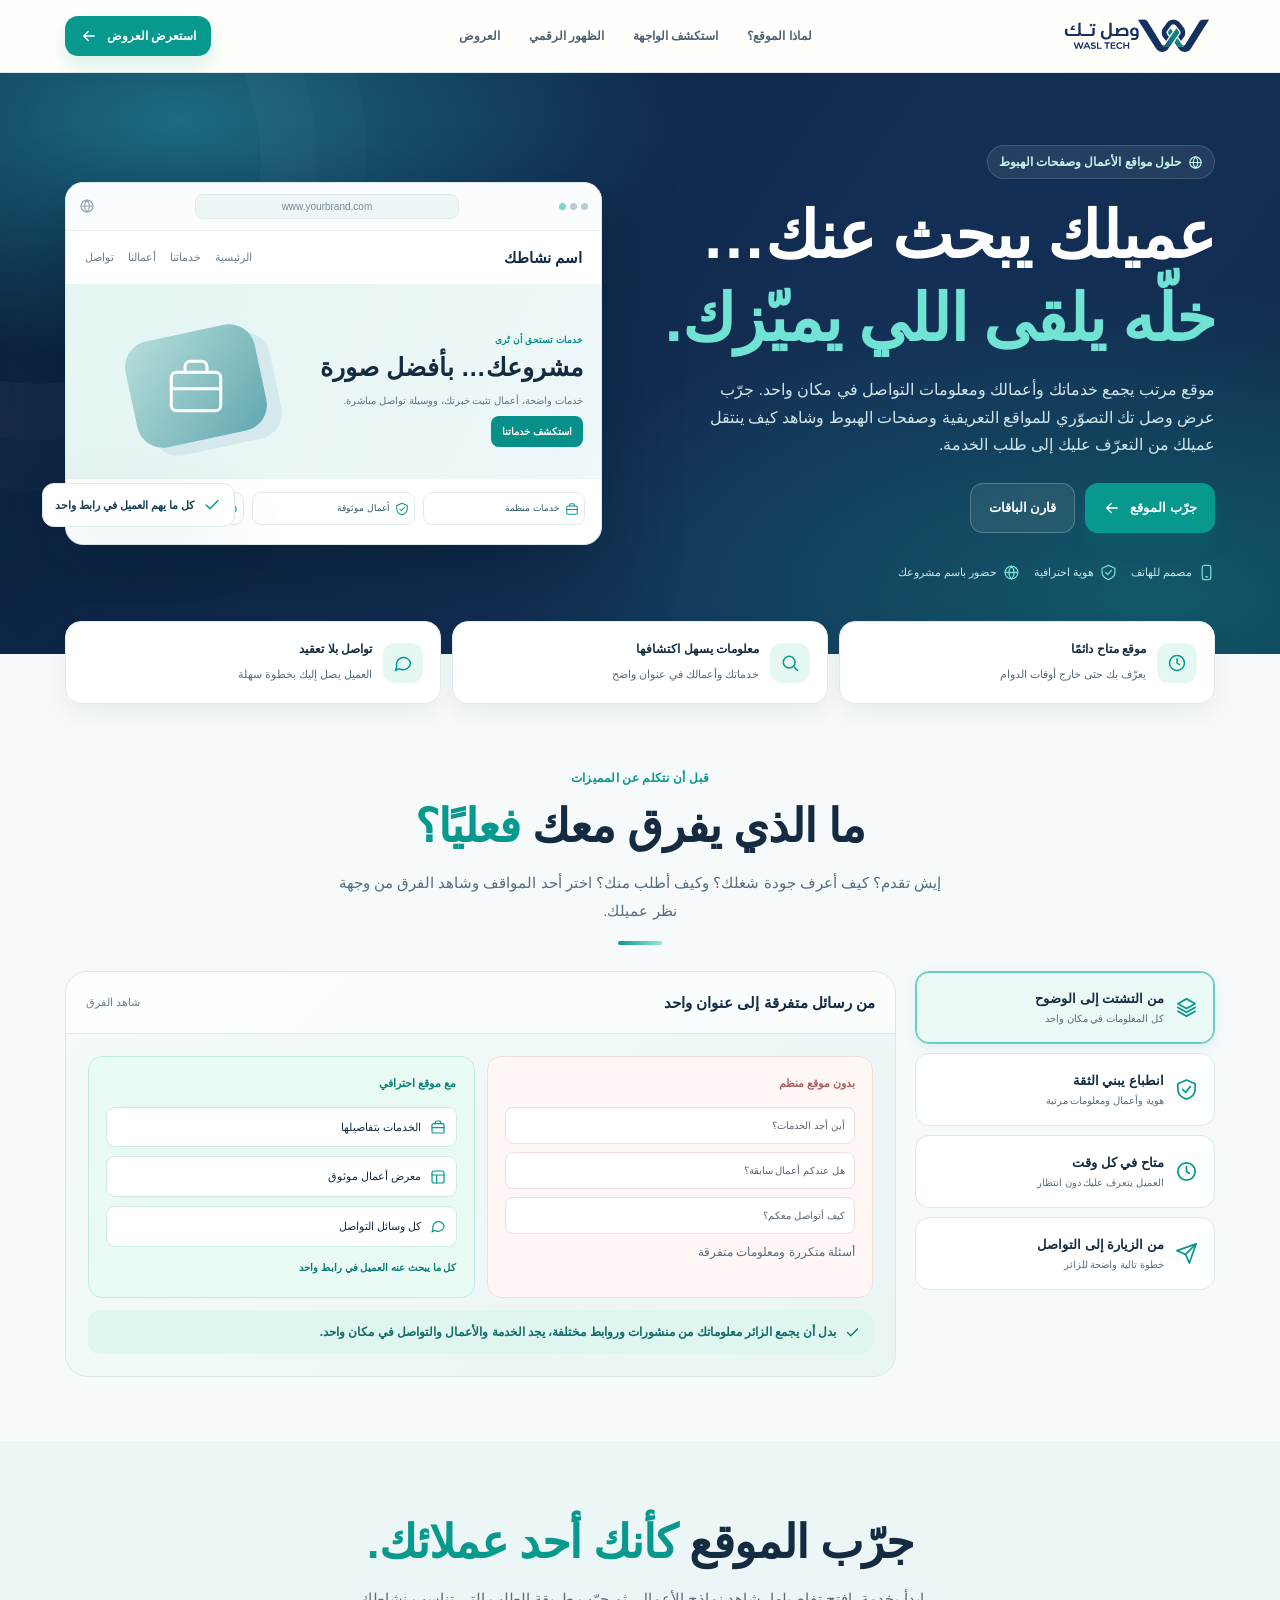
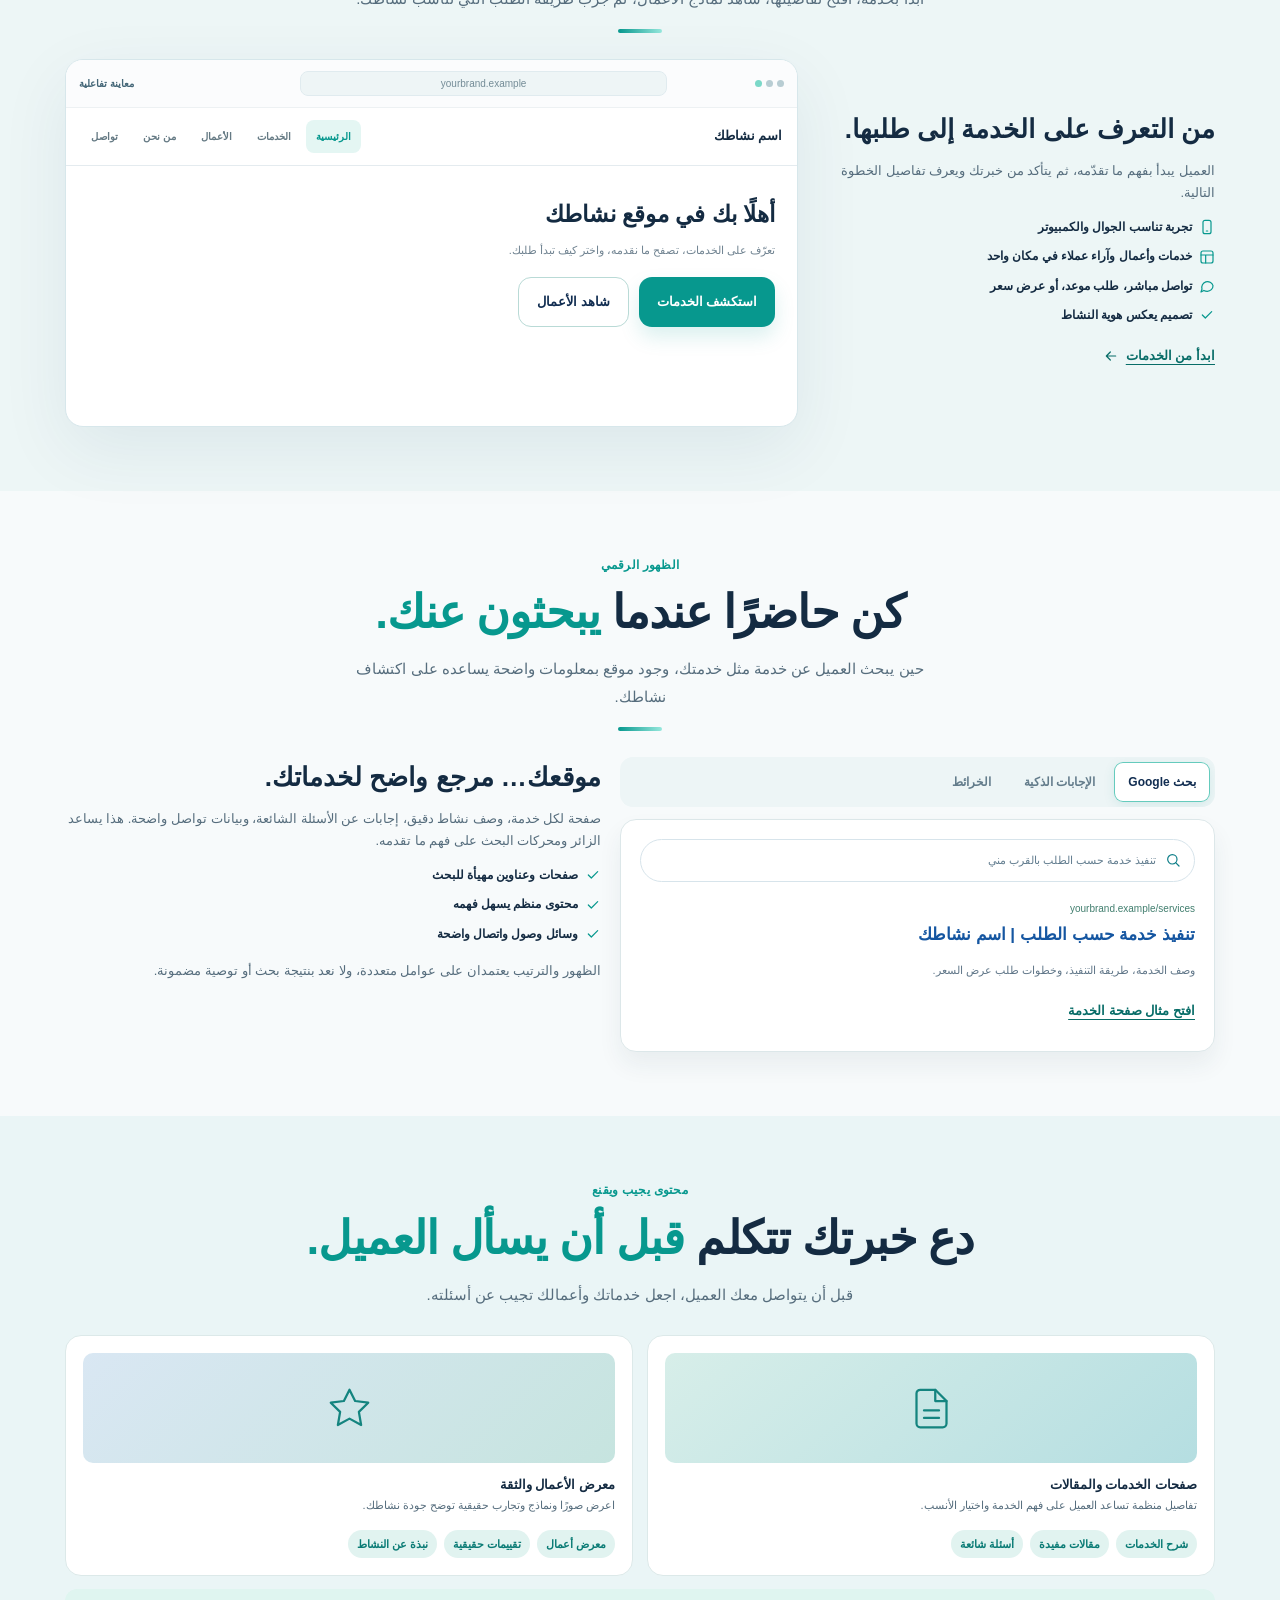
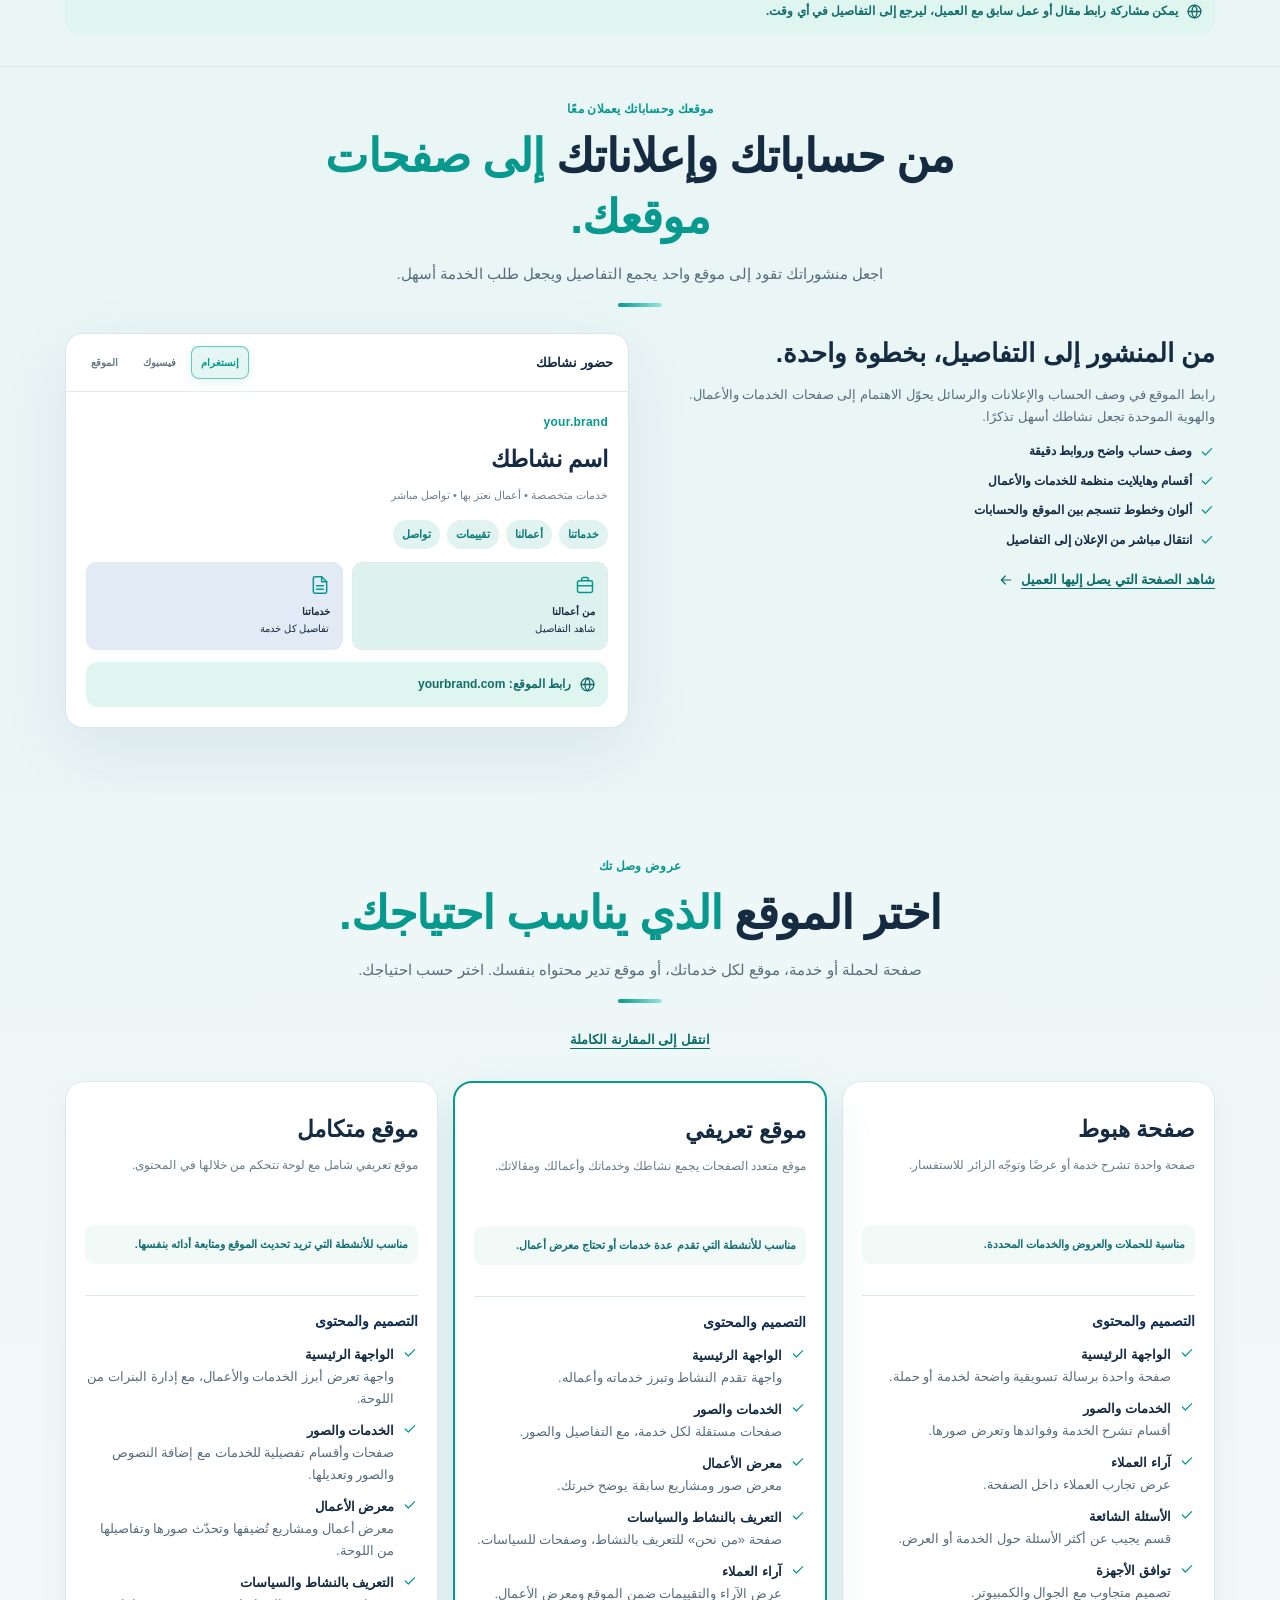
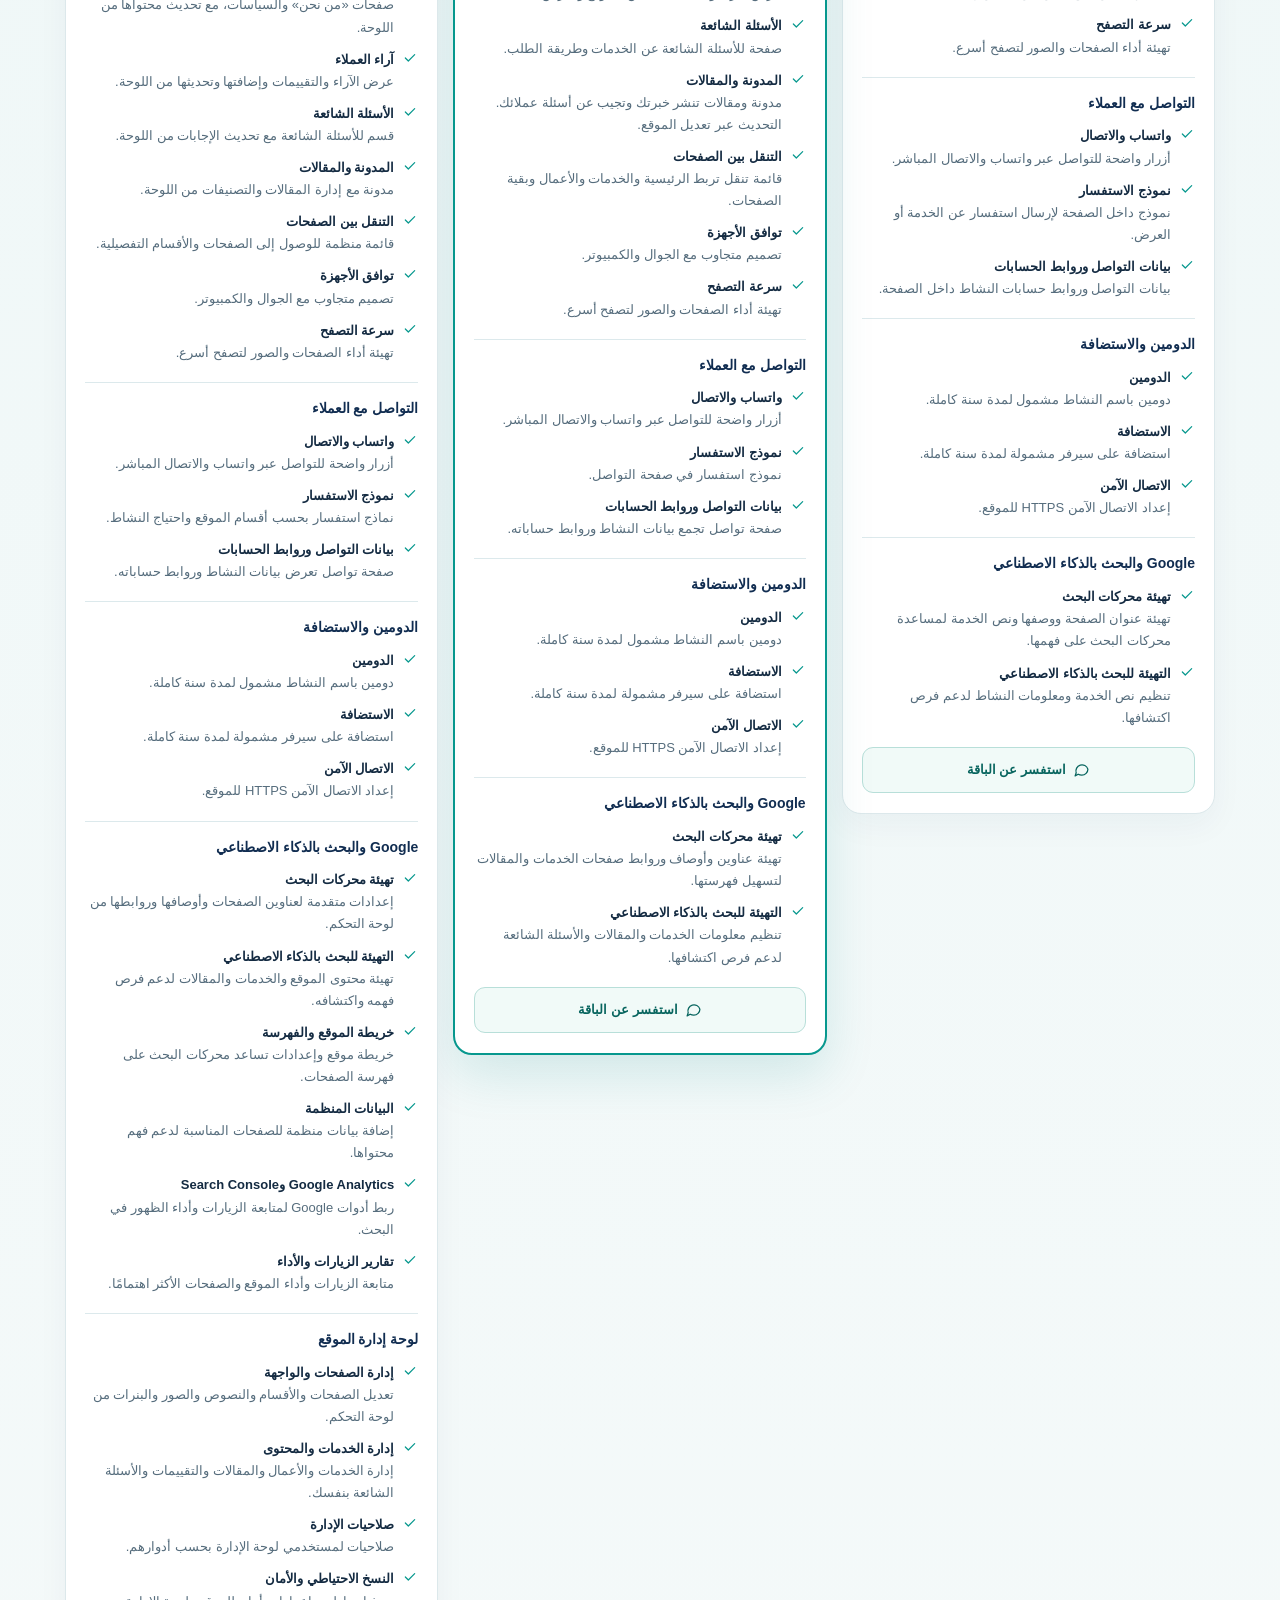
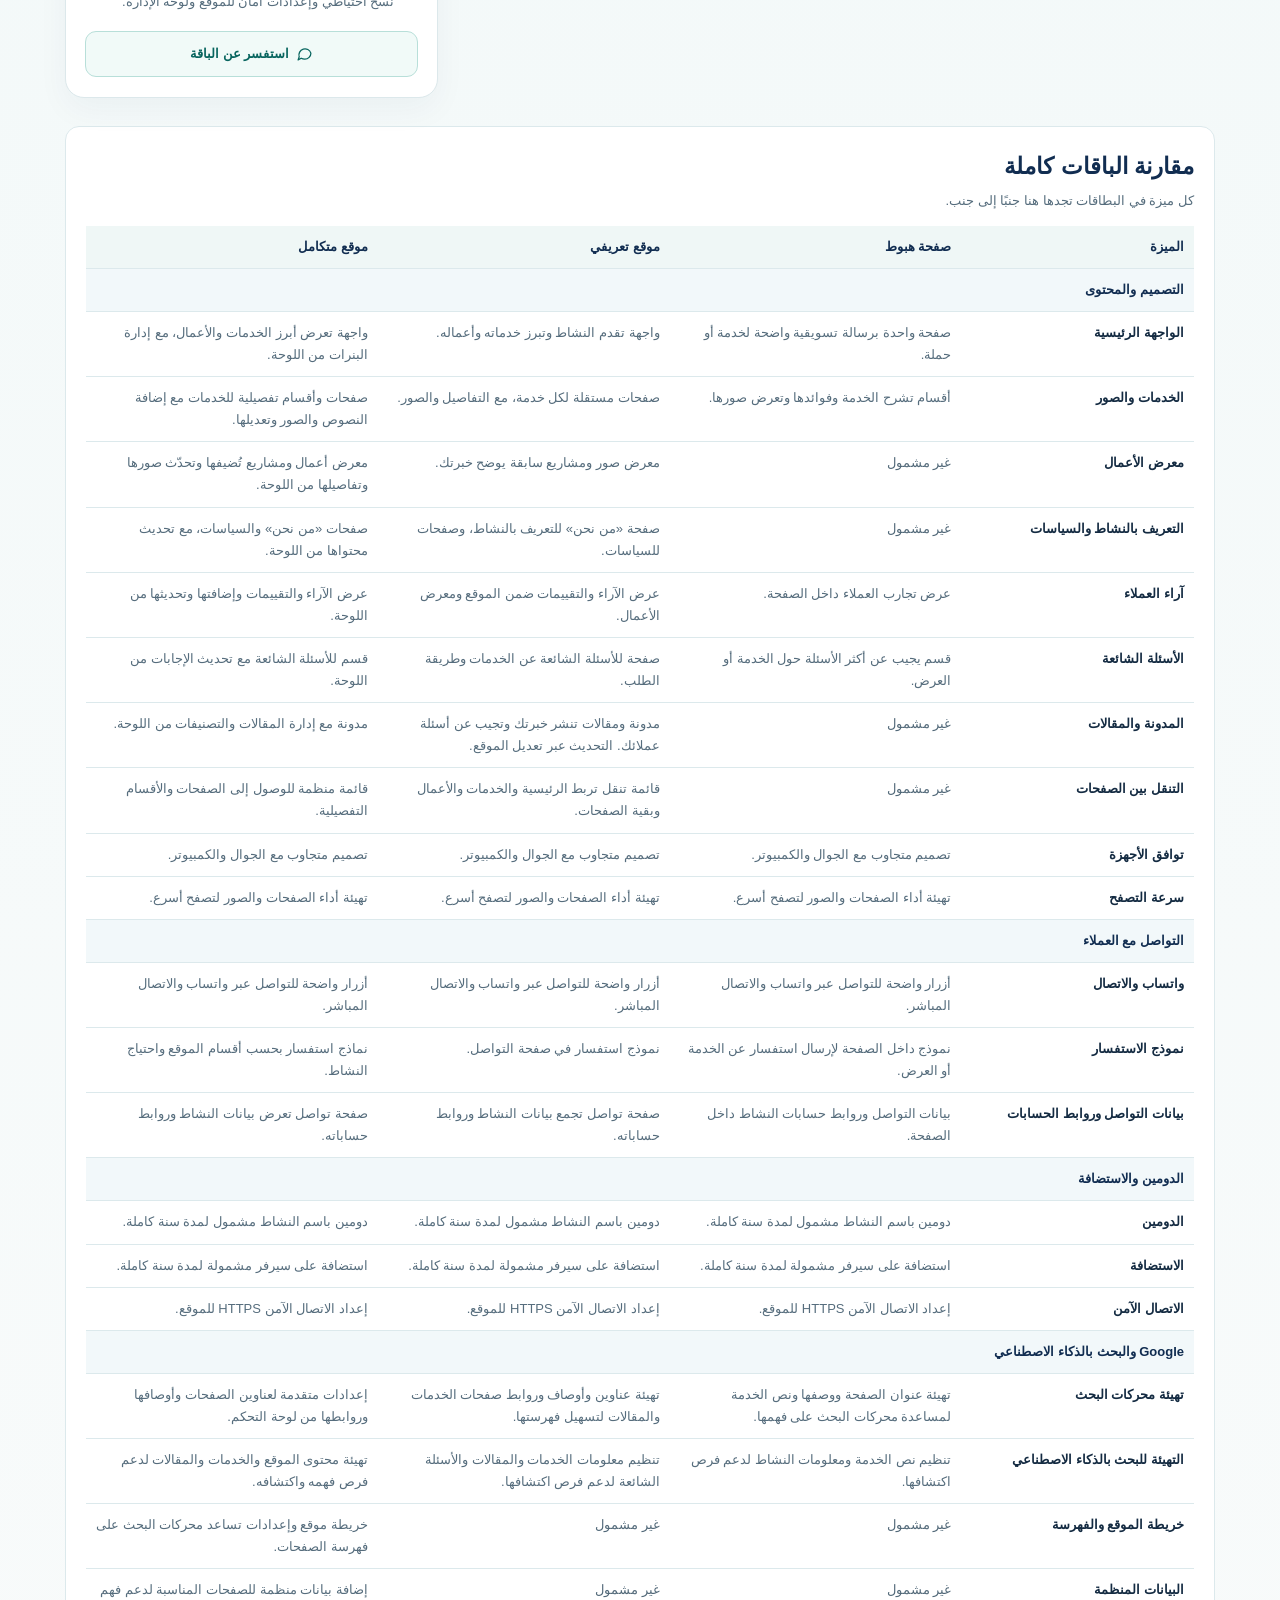
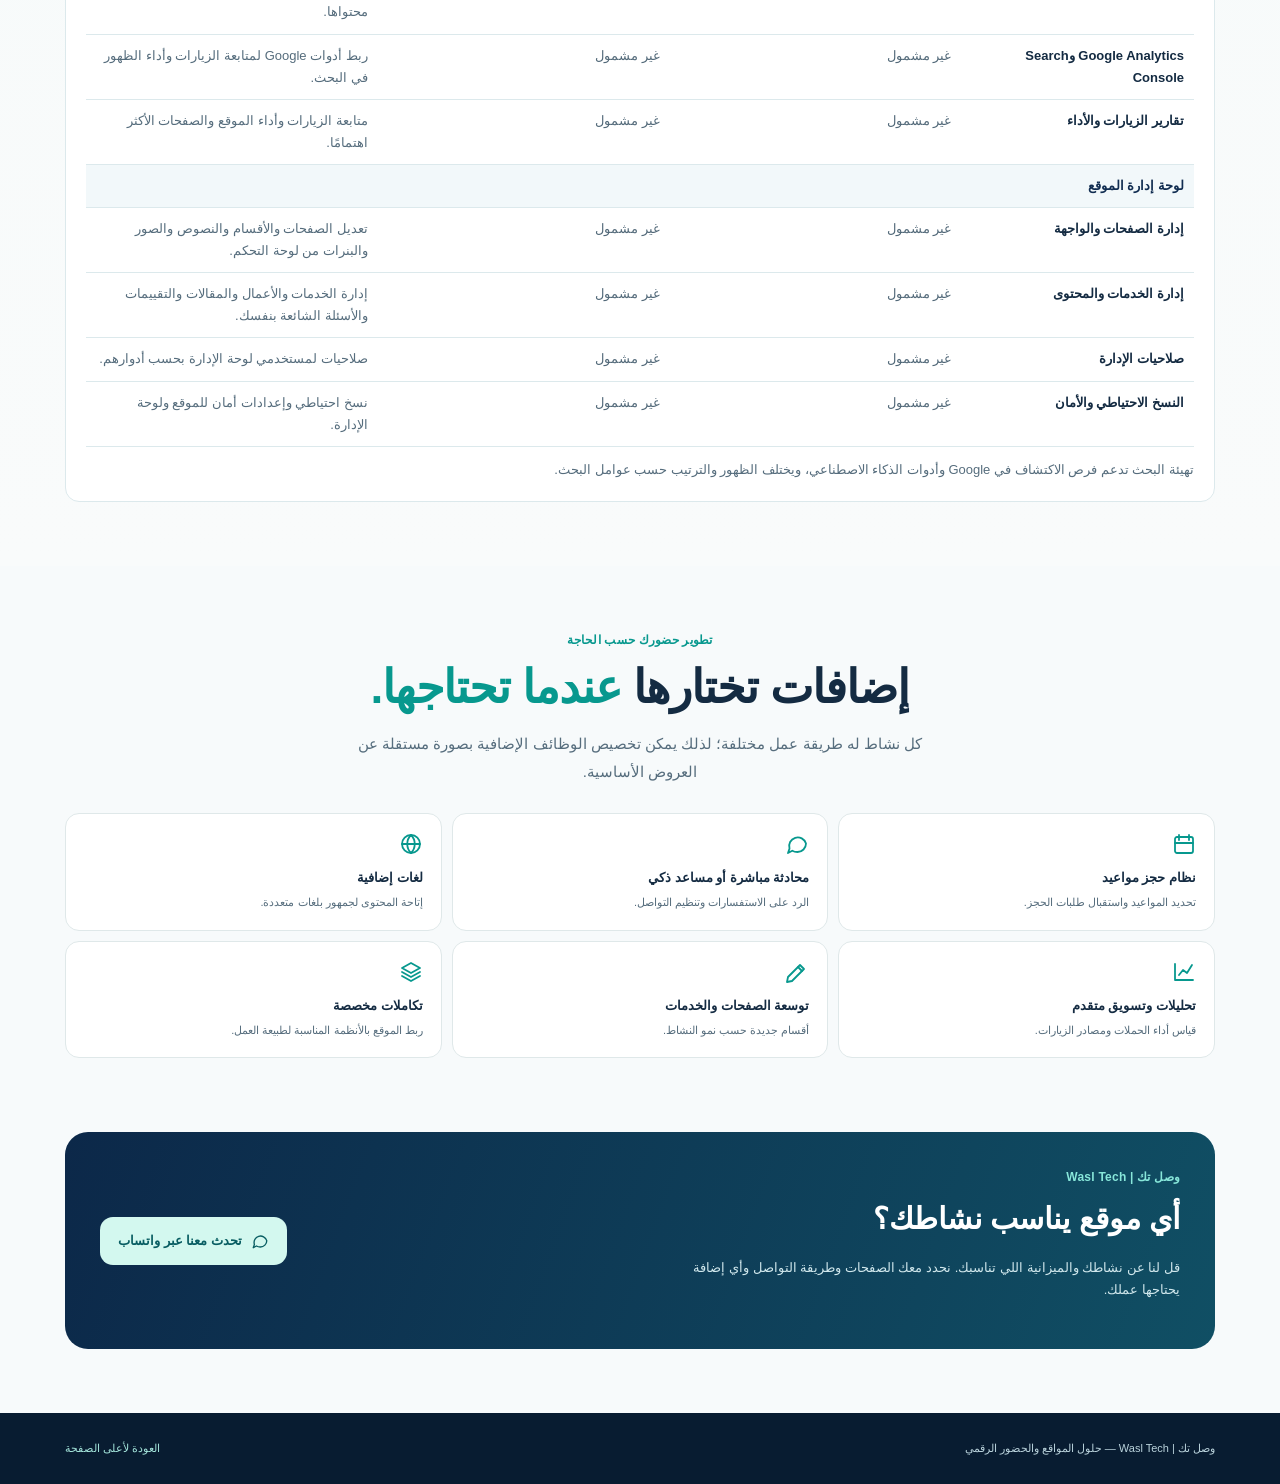
<file: عروض-المواقع/landing/index.html>
<!doctype html>
<html lang="ar" dir="rtl"><head><meta charset="UTF-8"><meta name="viewport" content="width=device-width, initial-scale=1, viewport-fit=cover"><meta name="theme-color" content="#102d50">
<meta name="description" content="عرض تصوّري من وصل تك لخدمة تصميم المواقع التعريفية وصفحات الهبوط. جرّب معاينة تفاعلية للموقع وشاهد كيف يتصفح عملاؤك خدماتك، وقارن الباقات الثلاث.">
<meta property="og:type" content="website">
<meta property="og:locale" content="ar_AR">
<meta property="og:site_name" content="وصل تك">
<meta property="og:url" content="https://wasl-business-websites-preview.vercel.app/">
<meta property="og:title" content="عرض تصوّري للمواقع التعريفية وصفحات الهبوط | وصل تك">
<meta property="og:description" content="عرض تصوّري من وصل تك لخدمة تصميم المواقع التعريفية وصفحات الهبوط. جرّب معاينة تفاعلية للموقع وشاهد كيف يتصفح عملاؤك خدماتك، وقارن الباقات الثلاث.">
<meta property="og:image" content="https://wasl-business-websites-preview.vercel.app/website-offer.png">
<meta property="og:image:type" content="image/png">
<meta property="og:image:width" content="1200">
<meta property="og:image:height" content="630">
<meta property="og:image:alt" content="عرض تصوّري للمواقع التعريفية وصفحات الهبوط من وصل تك">
<meta name="twitter:card" content="summary_large_image">
<meta name="twitter:title" content="عرض تصوّري للمواقع التعريفية وصفحات الهبوط | وصل تك">
<meta name="twitter:description" content="عرض تصوّري من وصل تك لخدمة تصميم المواقع التعريفية وصفحات الهبوط. جرّب معاينة تفاعلية للموقع وشاهد كيف يتصفح عملاؤك خدماتك، وقارن الباقات الثلاث.">
<meta name="twitter:image" content="https://wasl-business-websites-preview.vercel.app/website-offer.png">
<meta name="twitter:image:alt" content="عرض تصوّري للمواقع التعريفية وصفحات الهبوط من وصل تك">
<title>عرض تصوّري للمواقع التعريفية وصفحات الهبوط | وصل تك</title>
<style>
:root{--navy:#112d51;--dark:#091b33;--teal:#07988e;--aqua:#13b9ab;--mint:#d8f3ee;--sky:#eaf5f7;--ink:#142b42;--soft:#566d7d;--line:#dce9ec;--paper:#fff;--bg:#f7fafb;--shadow:0 22px 70px #12385813}*{box-sizing:border-box}html{scroll-behavior:smooth;scroll-padding-top:98px}body{margin:0;background:var(--bg);color:var(--ink);font-family:"Tajawal","Noto Sans Arabic",Tahoma,Arial,sans-serif;-webkit-font-smoothing:antialiased;line-height:1.7}button,input,textarea,select{font:inherit}button{cursor:pointer}button:focus-visible,a:focus-visible,input:focus-visible,textarea:focus-visible,select:focus-visible{outline:3px solid #17c8ba;outline-offset:3px}a{text-decoration:none;color:inherit}svg{display:block}.ico{width:20px;height:20px;fill:none;stroke:currentColor;stroke-width:1.8;stroke-linecap:round;stroke-linejoin:round;flex-shrink:0}.wrap{width:min(1150px,calc(100% - 36px));margin-inline:auto}.muted{color:var(--soft)}.eyebrow{color:var(--teal);font-size:12px;font-weight:900;letter-spacing:.02em}.eyebrow.inverse{color:#88e7da}.section{padding:78px 0}.section-head{max-width:730px;margin:0 auto 30px;text-align:center}.section-head h2{font-size:clamp(27px,4.3vw,46px);line-height:1.32;letter-spacing:-.9px;margin:7px 0 12px}.section-head p{font-size:15px;color:var(--soft);margin:0}.section-head h2 em,.hero h1 em{font-style:normal;color:var(--teal)}.subline{height:4px;width:44px;background:linear-gradient(90deg,var(--teal),#96e8dd);border-radius:3px;margin:15px auto 0}.pill{display:inline-flex;align-items:center;gap:7px;border:1px solid #c8ebe6;border-radius:100px;background:#effbf8;color:#0c817c;font-weight:800;font-size:12px;padding:6px 11px}.pill .ico{width:15px;height:15px}.btn{border:0;border-radius:13px;display:inline-flex;align-items:center;justify-content:center;gap:9px;background:var(--teal);color:#fff;padding:13px 18px;font-weight:900;font-size:13px;box-shadow:0 10px 20px #07988e25;transition:transform .2s,background .2s}.btn:hover{transform:translateY(-2px);background:#067b75}.btn.secondary{background:#fff;color:var(--navy);border:1px solid #d8e7ea;box-shadow:none}.btn.dark{background:var(--navy)}.btn .ico{width:18px;height:18px}.small{font-size:12px}.topbar{position:sticky;top:0;z-index:50;background:#fffefaed;backdrop-filter:blur(16px);border-bottom:1px solid #e1ebee}.topbar-inner{height:72px;display:flex;gap:20px;align-items:center;justify-content:space-between}.brand{display:flex;align-items:center;gap:10px;white-space:nowrap}.mark{width:42px;height:42px;border-radius:13px;background:linear-gradient(130deg,#153b68,#098b91);display:grid;place-items:center;color:#fff;font:900 23px Arial,sans-serif;letter-spacing:-2px;transform:skew(-4deg)}.brand strong{display:block;font-size:16px;line-height:1.3}.brand small{display:block;color:#698394;font-size:10px}.topnav{display:flex;gap:7px;align-items:center}.topnav a{font-weight:800;color:#4e6474;font-size:12px;padding:9px 11px;border-radius:10px}.topnav a:hover{background:#edf7f7;color:var(--teal)}.topbar .nav-cta{padding:10px 15px;font-size:12px}.hero{background:radial-gradient(ellipse at 14% 8%,#1c6c83 0%,transparent 32%),radial-gradient(ellipse at 90% 90%,#12596a 0%,transparent 41%),linear-gradient(125deg,#0b213d,#142f56 65%,#102b4a);color:#fff;overflow:hidden;position:relative}.hero:before{content:"";position:absolute;width:450px;height:450px;border:1px solid #ffffff0c;border-radius:50%;left:-190px;top:-140px;box-shadow:0 0 0 55px #ffffff04,0 0 0 105px #ffffff03}.hero-inner{min-height:565px;padding:72px 0;display:grid;grid-template-columns:1fr .96fr;gap:54px;align-items:center;position:relative}.hero h1{font-size:clamp(34px,5.3vw,65px);line-height:1.27;letter-spacing:-1.3px;margin:16px 0}.hero h1 em{color:#71e3d5}.hero p{color:#d0e4ed;max-width:530px;font-size:16px;margin:0 0 25px}.hero-buttons{display:flex;gap:10px;flex-wrap:wrap}.hero .btn.secondary{background:#ffffff15;color:#fff;border-color:#ffffff39}.hero-trust{display:flex;align-items:center;gap:14px;margin-top:30px;font-size:11px;color:#c7e6e8}.hero-trust span{display:flex;align-items:center;gap:6px}.hero-trust .ico{width:17px;height:17px;color:#74ddd0}.hero-visual{position:relative}.browser{background:#fff;border:1px solid #dce8eb;border-radius:18px;overflow:hidden;box-shadow:0 30px 70px #061c3080;color:var(--ink)}.browser-head{display:flex;align-items:center;gap:10px;padding:11px 13px;border-bottom:1px solid #edf1f3;background:#fbfcfd}.dots{display:flex;gap:4px;direction:ltr}.dots i{width:7px;height:7px;border-radius:50%;background:#b8cdd3}.dots i:first-child{background:#7bd8c8}.url{margin:auto;background:#eef5f6;border:1px solid #e0ebef;color:#748c97;font-size:10px;min-width:52%;text-align:center;border-radius:8px;padding:3px 9px;direction:ltr}.mock-head{display:flex;align-items:center;justify-content:space-between;padding:14px 19px;font-size:11px}.mock-head b{font-size:15px}.mock-menu{display:flex;gap:12px;color:#6a7f8d}.mock-hero{background:linear-gradient(115deg,#e4f5f2,#eef7f9);padding:24px 18px 16px;min-height:195px;display:grid;grid-template-columns:1.06fr .9fr;gap:10px;align-items:center}.mock-hero strong{font-size:25px;line-height:1.35;display:block}.mock-hero p{color:#5e7684;font-size:10px;margin:7px 0}.mini-link{display:inline-flex;border-radius:8px;background:#078f89;color:#fff;padding:7px 11px;font-size:10px;font-weight:900}.art{height:150px;display:grid;place-items:center;position:relative}.art-box{width:132px;height:108px;border-radius:26px;background:linear-gradient(135deg,#b7dedb,#62a7b0);transform:rotate(-12deg);box-shadow:13px 11px 0 #bed9e17a}.art-symbol{position:absolute;inset:0;display:grid;place-items:center;color:#fff}.art-symbol .ico{height:66px;width:66px;stroke-width:1.1}.mock-services{display:grid;grid-template-columns:repeat(3,1fr);gap:8px;padding:13px 16px 19px}.mock-services div{border:1px solid #e1ebef;border-radius:9px;padding:8px 5px;display:flex;gap:5px;align-items:center;font-size:9px;color:#2b5663}.mock-services .ico{color:var(--teal);width:14px;height:14px}.float-note{position:absolute;left:-23px;bottom:18px;display:flex;align-items:center;gap:8px;background:#fff;color:#153d55;border:1px solid #dce9ed;border-radius:12px;padding:11px 12px;box-shadow:var(--shadow);font-size:11px;font-weight:900}.float-note .ico{color:var(--teal)}.motif-strip{display:grid;grid-template-columns:repeat(3,1fr);gap:11px;margin-top:-33px;position:relative;z-index:1}.motif{background:#fff;border:1px solid #e1eaed;border-radius:16px;padding:17px;display:flex;gap:11px;align-items:center;box-shadow:0 10px 22px #082a4210}.motif b{font-size:12px;display:block}.motif small{font-size:11px;color:var(--soft)}.icon-tile{display:grid;place-items:center;background:#e4f7f3;border-radius:12px;color:var(--teal);width:40px;height:40px;flex-shrink:0}.segmented{display:flex;gap:5px;background:#edf5f6;padding:5px;border-radius:13px;max-width:100%;overflow:auto;scrollbar-width:none}.segmented::-webkit-scrollbar{display:none}.segmented button{border:0;background:transparent;color:#637c8b;font-size:12px;font-weight:900;padding:10px 14px;border-radius:9px;white-space:nowrap;transition:background .2s}.segmented button[aria-selected="true"]{color:var(--navy);background:#fff;box-shadow:0 3px 10px #0b37551a}.segmented-dark{background:#103757}.segmented-dark button{color:#d0e5ec}.segmented-dark button[aria-selected="true"]{background:#e3f8f2;color:#087d78}.storyshell{display:grid;grid-template-columns:300px minmax(0,1fr);gap:19px;align-items:stretch}.story-list{display:flex;flex-direction:column;gap:9px}.story-choice{text-align:right;padding:16px;border:1px solid #dce9ec;border-radius:14px;background:#fff;display:flex;align-items:center;gap:11px;color:var(--ink);transition:border .2s,transform .2s,background .2s}.story-choice:hover{transform:translateX(-3px);border-color:#7fd4cb}.story-choice[aria-selected="true"]{background:#eaf9f5;border-color:#6bd0c6;box-shadow:inset 3px 0 var(--teal)}.story-choice .ico{width:23px;height:23px;color:var(--teal)}.story-choice b{display:block;font-size:13px}.story-choice small{color:var(--soft);font-size:10px;display:block}.stage{border:1px solid #dbe8eb;border-radius:22px;overflow:hidden;background:linear-gradient(135deg,#f5fbfa,#e9f4f5);min-height:390px}.stage-header{padding:18px 20px;border-bottom:1px solid #dbe9eb;display:flex;justify-content:space-between;gap:12px;align-items:center;background:#ffffffbd}.stage-header strong{font-size:15px}.stage-header small{font-size:11px;color:#6a8490}.stage-main{padding:22px}.compare{display:grid;grid-template-columns:1fr 1fr;gap:12px}.compare-panel{border-radius:14px;padding:17px;min-height:242px;border:1px solid #dbe7ea;background:#fff}.compare-panel.before{background:#fff7f5;border-color:#f2ddda}.compare-panel.after{background:#e9faf4;border-color:#c1ebdf}.compare-label{font-size:11px;font-weight:900;margin-bottom:14px}.compare-panel.before .compare-label{color:#aa615e}.compare-panel.after .compare-label{color:#0b8176}.chatline{padding:9px;border-radius:8px;background:white;margin:8px 0;color:#5a6472;border:1px solid #eee0e0;font-size:10px}.preview-list{display:flex;flex-direction:column;gap:9px}.preview-row{padding:10px;border-radius:9px;background:#fff;border:1px solid #cfece2;display:flex;align-items:center;gap:8px;font-size:11px}.preview-row .ico{color:var(--teal);width:16px;height:16px}.caption-strip{display:flex;gap:8px;align-items:center;background:#dff5f0;border-radius:12px;padding:12px;color:#126d6a;font-weight:800;font-size:12px;margin-top:12px}.caption-strip .ico{width:17px;height:17px}.visit-cards{display:grid;grid-template-columns:repeat(3,1fr);gap:10px}.visit-card{background:#fff;border:1px solid #dce8ea;border-radius:13px;padding:15px}.visit-card .ico{color:var(--teal);width:23px;height:23px;margin-bottom:11px}.visit-card strong{display:block;font-size:13px}.visit-card small{font-size:11px;color:var(--soft)}.workbench{display:grid;grid-template-columns:1fr 1fr;gap:22px;align-items:start}.work-copy h3{font-size:26px;line-height:1.35;margin:3px 0 10px}.work-copy p{font-size:13px;color:var(--soft)}.work-copy .tick{display:flex;align-items:center;gap:7px;margin:9px 0;font-size:12px;font-weight:800}.work-copy .tick .ico{color:var(--teal);width:16px;height:16px}.site-window{border:1px solid #d7e7eb;border-radius:18px;overflow:hidden;background:#fff;box-shadow:var(--shadow)}.site-nav{display:flex;align-items:center;justify-content:space-between;padding:12px 15px;border-bottom:1px solid #e4ebef;font-size:11px}.site-nav strong{font-size:13px}.site-tabs{display:flex;gap:5px}.site-tabs button{border:0;background:transparent;border-radius:8px;padding:8px 10px;color:#657a84;font-weight:900;font-size:10px}.site-tabs button.active{background:#e4f6f3;color:var(--teal)}.site-page{padding:20px;min-height:260px}.site-page h4{font-size:23px;margin:7px 0}.site-page p{font-size:11px;color:#708391;line-height:1.8;margin:4px 0 13px}.two-mini{display:grid;grid-template-columns:repeat(2,1fr);gap:9px}.mini-card{border:1px solid #e0e9ec;border-radius:10px;padding:12px;background:#f8fcfc;font-size:10px}.mini-card .ico{color:var(--teal);margin-bottom:8px}.mini-card b{display:block}.search-visual{display:grid;grid-template-columns:1fr .9fr;gap:19px;align-items:center}.search-box{border:1px solid #dce7e9;background:#fff;border-radius:16px;min-height:305px;padding:19px;box-shadow:0 13px 25px #18395011}.search-query{border:1px solid #d7e4eb;padding:11px 13px;border-radius:100px;display:flex;gap:9px;align-items:center;font-size:11px;color:#627d8f}.search-query .ico{color:#0e7e88;width:16px;height:16px}.result-url{font-size:10px;color:#417e6e;margin-top:18px}.result-title{font-size:17px;color:#1556a1;font-weight:900;margin:4px 0}.result-desc{font-size:11px;color:#617789}.ai-response{display:flex;gap:10px;align-items:start;margin-top:17px}.ai-response .icon-tile{width:32px;height:32px}.map-demo{position:relative;background:repeating-linear-gradient(0deg,#e6f0ea 0 25px,#d2e5db 25px 30px);height:120px;border-radius:12px;overflow:hidden}.map-demo:before,.map-demo:after{content:"";position:absolute;background:#fff;transform:rotate(-24deg);top:38px;left:-10%;width:120%;height:14px}.map-demo:after{transform:rotate(52deg);top:56px}.map-pin{position:absolute;top:25px;left:45%;z-index:1;display:grid;place-items:center;width:44px;height:44px;background:#fff;border:2px solid var(--teal);color:var(--teal);border-radius:50%;box-shadow:0 7px 12px #2f6b6c35}.map-pin .ico{width:22px;height:22px}.contact-sim{border:1px solid #d8e9e9;border-radius:18px;background:#fff;padding:19px;max-width:470px;margin:auto;box-shadow:0 17px 25px #0b36521a}.contact-sim h3{margin:0 0 6px}.contact-sim label{font-size:11px;font-weight:900;display:block;margin:10px 0 5px}.field{width:100%;padding:10px 11px;border-radius:9px;border:1px solid #d4e4e7;background:#f9fbfc;color:var(--ink);font-size:12px}.field:focus{border-color:var(--teal);outline:2px solid #a6e7dd}.contact-feedback{font-size:11px;color:#087f78;margin-top:10px;min-height:18px}.social-grid{display:grid;grid-template-columns:1fr 1fr;gap:14px}.social-card{border:1px solid #dce9e9;background:#fff;border-radius:16px;padding:17px}.social-post{height:110px;background:linear-gradient(140deg,#d7eee9,#b5dee1);border-radius:10px;display:grid;place-items:center;color:#14847f}.social-post .ico{height:45px;width:45px;stroke-width:1.2}.social-card strong{font-size:13px;display:block;margin-top:11px}.social-card p{font-size:11px;color:var(--soft);margin:0}.step-tabs{display:flex;gap:7px;flex-wrap:wrap;margin-top:15px}.step-tabs span{background:#e1f3f0;border-radius:30px;font-size:11px;padding:5px 9px;color:#0a7b75;font-weight:800}.packages{background:linear-gradient(#eef7f7,#f9fbfb)}.package-grid{display:grid;grid-template-columns:repeat(3,minmax(0,1fr));gap:15px;align-items:stretch}.plan{border:1px solid #dce8eb;background:#fff;border-radius:19px;padding:22px 18px 19px;box-shadow:0 12px 32px #1237530b;display:flex;flex-direction:column;min-width:0}.plan.featured{border:2px solid var(--teal);box-shadow:0 20px 50px #078a8424}.plan-label{display:inline-block;background:#e7f6f3;color:#0b817b;padding:5px 9px;border-radius:7px;font-size:10px;font-weight:900;align-self:start}.plan h3{font-size:23px;line-height:1.3;margin:13px 0 9px}.plan-desc{color:#667d88;font-size:12px;min-height:61px;margin:0 0 10px}.plan-benefit{font-size:11px;font-weight:900;color:#146f74;background:#f1faf7;padding:10px;border-radius:9px;margin-bottom:13px}.plan ul{margin:0;padding:0;list-style:none;display:flex;flex-direction:column;gap:11px}.plan li{display:flex;gap:8px;font-size:11px;line-height:1.6}.plan li .ico{width:16px;height:16px;color:var(--teal);flex-shrink:0;margin-top:1px}.plan .plan-bottom{margin-top:auto;padding-top:19px}.plan .plan-bottom .btn{width:100%}.plan .secondary{box-shadow:none}.plan .price-note{font-size:10px;text-align:center;color:#81929e;margin-top:10px}.detail-drawer{margin-top:20px;background:#fff;border-radius:17px;border:1px solid #d7e6e9;overflow:hidden}.detail-drawer>summary{padding:19px;cursor:pointer;font-size:14px;font-weight:900;display:flex;justify-content:space-between;align-items:center;list-style:none}.detail-drawer>summary::-webkit-details-marker{display:none}.detail-drawer[open]>summary .ico{transform:rotate(180deg)}.detail-inner{border-top:1px solid #e5eff0;padding:19px}.plan-select{display:grid;grid-template-columns:repeat(3,1fr);gap:7px;margin-bottom:17px}.plan-select button{border:1px solid #dce8e8;background:#f5f9fa;border-radius:11px;padding:11px 8px;font-size:12px;font-weight:900;color:#607786}.plan-select button.active{border-color:#29b6aa;background:#e5f8f3;color:#087c76}.detail-list{display:grid;grid-template-columns:repeat(2,minmax(0,1fr));gap:10px}.detail-item{border:1px solid #e1ecee;border-radius:11px;background:#fbfdfd;padding:14px;font-size:12px}.detail-item b{display:block;color:#173d56;margin-bottom:6px}.detail-item span{color:#5d7380;font-size:11px}.extras{display:grid;grid-template-columns:repeat(3,1fr);gap:10px}.extra{background:#fff;border:1px solid #dfe8e9;border-radius:14px;padding:18px}.extra .ico{color:var(--teal);width:24px;height:24px;margin-bottom:11px}.extra b{display:block;font-size:13px}.extra p{font-size:11px;color:var(--soft);margin:4px 0 0}.contact-end{background:linear-gradient(110deg,#0c2849,#104f64);border-radius:23px;padding:35px;display:flex;align-items:center;justify-content:space-between;gap:25px;color:#fff}.contact-end h2{font-size:30px;margin:5px 0 10px}.contact-end p{color:#d0e7ec;font-size:13px;max-width:490px}.contact-end .btn{background:#d3f8ef;color:#085d62;box-shadow:none}.footer{padding:26px 0;background:#081c31;color:#b9d2db;font-size:11px}.footer-inner{display:flex;justify-content:space-between;gap:20px;align-items:center}.footer a{color:#a4e5db}.hidden{display:none!important}.mobile-nav{display:none}.motion-in{animation:lift .42s both}@keyframes lift{from{transform:translateY(10px);opacity:.25}to{transform:none;opacity:1}}@media(max-width:900px){.hero-inner{gap:28px}.storyshell{grid-template-columns:1fr}.story-list{flex-direction:row;overflow:auto;scrollbar-width:none}.story-choice{flex:1 0 160px}.topnav{display:none}.mobile-nav{display:block}.workbench{grid-template-columns:1fr}.work-copy{order:1}.site-window{order:2}.package-grid{grid-template-columns:1fr}.plan-desc{min-height:0}.extras{grid-template-columns:repeat(2,1fr)}.search-visual{grid-template-columns:1fr}}@media(max-width:640px){.wrap{width:min(100% - 28px,520px)}.section{padding:57px 0}.section-head h2{font-size:29px}.section-head p{font-size:12px}.topbar-inner{height:63px}.brand .mark{height:35px;width:35px;font-size:19px}.brand strong{font-size:13px}.brand small{font-size:9px}.topbar .nav-cta{font-size:10px;padding:9px}.hero-inner{padding:46px 0 62px;grid-template-columns:1fr;gap:38px}.hero h1{font-size:36px}.hero p{font-size:13px}.hero-trust{gap:10px;flex-wrap:wrap}.hero-visual{margin-inline:6px}.mock-hero strong{font-size:20px}.float-note{left:-10px;bottom:-16px}.motif-strip{grid-template-columns:repeat(3,1fr);gap:6px;margin-top:-26px}.motif{padding:10px 6px;display:block;text-align:center;border-radius:12px}.motif .icon-tile{margin:auto auto 7px;width:32px;height:32px}.motif b{font-size:10px;line-height:1.4}.motif small{display:none}.motif .ico{width:18px;height:18px}.stage-header{padding:13px}.stage-main{padding:14px}.stage{min-height:0}.compare-panel{padding:11px;min-height:235px}.compare{gap:7px}.chatline{font-size:9px;padding:8px}.preview-row{font-size:9px;padding:8px}.visit-cards{gap:6px}.visit-card{padding:9px}.visit-card strong{font-size:10px}.visit-card small{font-size:9px}.visit-card .ico{width:20px;height:20px}.site-nav{flex-wrap:wrap;gap:6px}.site-tabs{overflow:auto;max-width:100%;scrollbar-width:none}.site-tabs button{padding:7px;font-size:9px}.site-page{min-height:240px}.work-copy h3{font-size:21px}.social-grid{gap:8px}.social-card{padding:10px}.contact-end{padding:26px 20px;flex-direction:column;align-items:stretch}.contact-end h2{font-size:24px}.footer-inner{flex-direction:column;text-align:center}.extras{gap:8px}.extra{padding:11px}.extra b{font-size:11px}.detail-list{grid-template-columns:1fr}.plan-select button{font-size:10px;padding:10px 4px}.mock-head{padding:11px}.mock-menu{gap:6px;font-size:8px}.art-box{height:90px;width:96px}.art-symbol .ico{width:44px;height:44px}.mock-hero{min-height:160px}.mock-services{gap:4px;padding:9px}.mock-services div{padding:6px 4px;font-size:8px}.mock-services .ico{width:12px;height:12px}.hero-buttons .btn{padding:11px 12px;font-size:11px}}
@media(prefers-reduced-motion:reduce){*,*:before,*:after{scroll-behavior:auto!important;animation:none!important;transition:none!important}}

/* UX clarity pass: progressive disclosure, action affordances, mobile rhythm */
.section{padding-block:64px}.section-head{margin-bottom:26px}.section-head p{max-width:610px;margin-inline:auto;line-height:1.9}
.story-choice,.site-tabs button,.segmented button,.plan-select button{cursor:pointer;transition:background .18s,border-color .18s,transform .18s,box-shadow .18s}
.story-choice:active,.site-tabs button:active,.segmented button:active{transform:scale(.985)}
.story-choice:focus-visible,.site-tabs button:focus-visible,.segmented button:focus-visible,.btn:focus-visible,.plan-select button:focus-visible{outline:3px solid #26bdad;outline-offset:3px}
.story-choice[aria-selected="true"],.site-tabs button[aria-selected="true"],.segmented button[aria-selected="true"]{box-shadow:inset 0 0 0 1px #65cbbd,0 3px 12px #078d881b}
.search-box{min-height:215px}.search-visual{align-items:start}.stage{min-height:0}
.plan ul{gap:10px}.plan-desc{line-height:1.85}.plan-included{font-size:12px;font-weight:900;color:var(--ink);margin:0 0 12px}
.more-features{font-size:12px;font-weight:800;color:#087b78;margin-top:14px;padding-top:10px;border-top:1px dashed #d5e6e7}
.price-note{display:none}.plan .plan-bottom{padding-top:14px}.plan{padding:20px 19px}
.detail-title{font-size:25px;margin:7px 0 8px}.detail-intro{color:var(--soft);font-size:14px;line-height:1.85;margin:0 0 18px}
.detail-subhead{font-size:16px;margin:20px 0 12px;color:var(--ink)}
.full-plan-features{list-style:none;padding:0;margin:0;display:grid;grid-template-columns:repeat(2,minmax(0,1fr));gap:10px}
.full-plan-features li{padding:10px 12px;background:#f0f8f7;border-radius:10px;display:flex;gap:9px;align-items:flex-start;font-size:12px;line-height:1.8;font-weight:650}
.full-plan-features svg{flex:0 0 17px;width:17px;height:17px;color:#07998d;margin-top:3px}
#plan-details{scroll-margin-top:84px}
@media(max-width:700px){
 .section{padding-block:44px}.section-head{margin-bottom:22px}.section-head h2{font-size:clamp(26px,7.2vw,31px);line-height:1.43;margin:9px 0 10px}.section-head p{font-size:13px;line-height:1.95}
 .hero-inner{padding:45px 0 54px;gap:26px;min-height:auto}.hero h1{font-size:34px;line-height:1.35}.hero p{line-height:1.9}
 .storyshell,.workbench,.search-visual{gap:15px}.work-copy h3{font-size:22px;line-height:1.5}.work-copy p{font-size:13px;line-height:1.9}
 .search-box{min-height:0;padding:16px}.stage{min-height:0}.motif-strip{gap:7px;margin-top:-16px}.motif{padding:11px 4px}.motif small{font-size:9px}
 .plan{padding:19px 17px}.plan ul{gap:9px}.plan .plan-bottom .btn{min-height:48px}
 .full-plan-features{grid-template-columns:1fr}.detail-title{font-size:22px}.detail-intro{font-size:13px}
 .site-tabs button,.segmented button{min-height:41px}
}

/* Full package cards */
.package-grid{align-items:start}
.plan{gap:0}
.plan-section{margin-top:18px;padding-top:14px;border-top:1px solid #dce9ec}
.plan-section h4{margin:0 0 10px;font-size:14px;color:var(--navy)}
.plan-section ul{display:grid;gap:10px;margin:0}
.plan-section li{font-size:13px;line-height:1.7}
.plan-section li strong{display:block;color:var(--ink);font-weight:850}
.plan-section li span{display:block;color:var(--soft)}
@media(max-width:880px){
  .package-grid{grid-template-columns:1fr}
  .plan{max-width:650px;width:100%;margin:auto}
}
/* Offer navigation, interactive sample, and package comparison */
.official-logo{display:block;width:156px}
.official-logo svg{width:100%;height:auto}
.hero .mini-link:hover,.hero .mini-link:focus-visible{text-decoration:underline}
#preview{background:#edf6f6}
.demo-workbench{grid-template-columns:minmax(245px,.7fr) minmax(0,1.3fr);align-items:start}
.demo-workbench .work-copy{align-self:center}
#demo-window{scroll-margin-top:12px;min-width:0}
#demo-window .site-nav{flex-wrap:wrap}
#demo-window .site-tabs{display:flex;flex-wrap:wrap}
.demo-browser-label{margin-inline-start:auto;font-size:10px;color:#456778;font-weight:800}
#site-content{min-height:260px;padding:22px}
#site-content h4:focus{outline:none}
#site-content .two-mini{align-items:stretch}
.demo-actions{display:flex;flex-wrap:wrap;gap:10px;margin-top:16px}
.demo-actions .btn.secondary,.demo-card .btn.secondary{border:1px solid #b9dad6;box-shadow:none}
.demo-card{display:flex;flex-direction:column;align-items:flex-start;gap:5px}
.demo-card .btn{margin-top:auto;text-align:start;padding:6px 10px;min-height:40px;font-size:11px}
.demo-card span{display:block;margin-bottom:8px}
.demo-points{padding-inline-start:20px;color:var(--soft);font-size:13px}
.demo-jump{display:inline-flex;align-items:center;gap:7px;min-height:42px;color:#086d68;font-size:13px;font-weight:900;text-decoration:underline;text-underline-offset:4px}
.demo-jump .ico{width:16px;height:16px}
.request-options{display:flex;flex-wrap:wrap;gap:6px;margin-bottom:16px}
.request-options button{min-height:40px;padding:6px 12px;border:1px solid #c4dcdf;background:#fff;color:var(--navy);border-radius:9px;font-weight:800;font-size:12px}
.request-options button[aria-pressed="true"]{background:#def3f0;color:#075b55;border-color:#4ba39b}
.demo-request{display:grid;gap:8px}
.demo-request label{font-size:13px;font-weight:800}
.demo-request .btn{justify-self:start}
.demo-request small{color:var(--soft)}
.demo-request .demo-feedback:not(:empty){background:#def3f0;border-radius:9px;padding:10px;color:#075b55;overflow-wrap:anywhere}
.marketing-content{background:#eaf5f6}
.marketing-content #content{padding-bottom:32px}
.marketing-content #social{padding-top:32px;border-top:1px solid var(--line)}
.plan-contact{display:flex;align-items:center;justify-content:center;gap:7px;margin-top:18px;min-height:46px;padding:8px;border:1px solid #b8dfd9;border-radius:11px;color:#08655f;background:#f1faf8;font-size:13px;font-weight:850}
.plan-contact:hover{background:#def3f0}
.plan-contact .ico{width:17px;height:17px}
.comparison-jump{display:flex;justify-content:center;margin:-10px 0 20px}
.offer-comparison{margin-top:28px;padding:20px;background:#fff;border:1px solid var(--line);border-radius:14px}
.offer-comparison h3{margin:0 0 4px;font-size:23px;color:var(--navy)}
.offer-comparison p{margin:0;color:var(--soft);font-size:13px}
.offer-comparison .comparison-note{margin-top:12px}
.comparison-table{width:100%;border-collapse:collapse;table-layout:fixed;margin-top:14px;font-size:13px}
.comparison-table :is(th,td){padding:10px;border-bottom:1px solid var(--line);text-align:start;vertical-align:top}
.comparison-table thead th{background:#eff7f6;color:var(--navy)}
.comparison-table thead th:first-child{width:21%}
.comparison-table td{color:var(--soft)}
.comparison-table .comparison-group th{background:#f2f8fa;color:var(--navy)}
.comparison-table .comparison-absent{color:#526979}
@media(max-width:600px){
  .offer-comparison{padding:14px 10px}
  .comparison-table,.comparison-table :is(thead,tbody){display:block}
  .comparison-table tr{display:grid;grid-template-columns:repeat(3,minmax(0,1fr))}
  .comparison-table thead th:first-child{display:none}
  .comparison-table tbody th{grid-column:1/-1}
  .comparison-table tbody tr:not(.comparison-group) th{padding-bottom:5px;border-bottom:0}
  .comparison-table .comparison-group th{margin-top:8px}
  .comparison-table :is(th,td){padding:7px 5px;overflow-wrap:break-word}
  .comparison-table tbody td+td{border-inline-start:1px solid var(--line)}
}
@media(max-width:850px){
  .demo-workbench{grid-template-columns:minmax(0,1fr)}
  .demo-workbench .work-copy{order:0}
}
@media(max-width:520px){
  .official-logo{width:120px}
  #site-content{padding:16px;min-height:230px}
  #demo-window .site-nav{gap:5px;padding:9px 12px}
  #demo-window .site-tabs{gap:3px}
  #demo-window .site-tabs button{min-height:36px;padding:5px 8px}
  .marketing-content #content{padding-bottom:26px}
  .marketing-content #social{padding-top:26px}
}
</style></head><body>
<svg xmlns="http://www.w3.org/2000/svg" style="position:absolute;width:0;height:0;overflow:hidden" aria-hidden="true"><defs>
<symbol id="i-check" viewBox="0 0 24 24"><path d="m5 12 4.5 4.5L19 7"/></symbol><symbol id="i-arrow" viewBox="0 0 24 24"><path d="M19 12H5m6-6-6 6 6 6"/></symbol><symbol id="i-globe" viewBox="0 0 24 24"><circle cx="12" cy="12" r="9"/><path d="M3 12h18M12 3c5 5 5 13 0 18M12 3c-5 5-5 13 0 18"/></symbol><symbol id="i-search" viewBox="0 0 24 24"><circle cx="11" cy="11" r="7"/><path d="m16 16 5 5"/></symbol><symbol id="i-layout" viewBox="0 0 24 24"><rect x="3" y="3" width="18" height="18" rx="3"/><path d="M3 9h18M10 9v12"/></symbol><symbol id="i-shield" viewBox="0 0 24 24"><path d="m12 2 9 4v6c0 5-3 8-9 10-6-2-9-5-9-10V6Z"/><path d="m8 12 3 3 5-6"/></symbol><symbol id="i-phone" viewBox="0 0 24 24"><rect x="6" y="2" width="12" height="20" rx="3"/><path d="M11 18h2"/></symbol><symbol id="i-briefcase" viewBox="0 0 24 24"><rect x="3" y="7" width="18" height="14" rx="2"/><path d="M8 7V5a2 2 0 0 1 2-2h4a2 2 0 0 1 2 2v2M3 13h18"/></symbol><symbol id="i-chat" viewBox="0 0 24 24"><path d="M21 11.5a8.5 8.5 0 0 1-8.5 8.5c-2 0-3.7-.4-5.2-1.3L3 21l1.5-4.4A8.5 8.5 0 1 1 21 11.5Z"/></symbol><symbol id="i-pin" viewBox="0 0 24 24"><path d="M20 10c0 6-8 12-8 12S4 16 4 10a8 8 0 1 1 16 0Z"/><circle cx="12" cy="10" r="2.5"/></symbol><symbol id="i-star" viewBox="0 0 24 24"><path d="m12 2 3 6 7 .9-5 4.9 1.2 7L12 17.4 5.8 20.8 7 13.8 2 8.9 9 8Z"/></symbol><symbol id="i-file" viewBox="0 0 24 24"><path d="M14 2H6a2 2 0 0 0-2 2v16a2 2 0 0 0 2 2h12a2 2 0 0 0 2-2V8Z"/><path d="M14 2v6h6M8 13h8M8 17h8"/></symbol><symbol id="i-edit" viewBox="0 0 24 24"><path d="m3 17 12-12 4 4-12 12-5 1Z"/><path d="m13 7 4 4"/></symbol><symbol id="i-chart" viewBox="0 0 24 24"><path d="M3 20V4M3 20h18M7 15l4-5 4 3 5-8"/></symbol><symbol id="i-calendar" viewBox="0 0 24 24"><rect x="3" y="5" width="18" height="16" rx="2"/><path d="M7 3v5M17 3v5M3 11h18"/></symbol><symbol id="i-chevron" viewBox="0 0 24 24"><path d="m6 9 6 6 6-6"/></symbol><symbol id="i-layers" viewBox="0 0 24 24"><path d="m12 3 9 5-9 5-9-5ZM3 12l9 5 9-5M3 16l9 5 9-5"/></symbol><symbol id="i-send" viewBox="0 0 24 24"><path d="m22 2-7 20-4-9-9-4Z"/><path d="M22 2 11 13"/></symbol><symbol id="i-clock" viewBox="0 0 24 24"><circle cx="12" cy="12" r="9"/><path d="M12 7v5l3 2"/></symbol><symbol id="i-spark" viewBox="0 0 24 24"><path d="m12 2 2.5 7.5L22 12l-7.5 2.5L12 22l-2.5-7.5L2 12l7.5-2.5Z"/></symbol><symbol id="i-users" viewBox="0 0 24 24"><circle cx="9" cy="8" r="3"/><path d="M3 20v-2a6 6 0 0 1 12 0v2M17 5a3 3 0 0 1 0 6M18 14a5 5 0 0 1 3 5"/></symbol></defs></svg>
<header class="topbar"><div class="wrap topbar-inner"><a class="brand" href="#home" aria-label="وصل تك - الرئيسية"><span class="official-logo" aria-hidden="true"><svg xmlns="http://www.w3.org/2000/svg" viewBox="0.00 0.00 1130.00 360.00" role="img" aria-label="Wasl Tech primary horizontal logo">
  <title>Wasl Tech primary horizontal logo</title>
  <defs>
    <linearGradient id="wt-primary-gradient" x1="0%" y1="100%" x2="100%" y2="0%">
      <stop offset="0%" stop-color="#165463"/>
      <stop offset="54%" stop-color="#0E8889"/>
      <stop offset="100%" stop-color="#14727B"/>
    </linearGradient>
  </defs>
  <g transform="translate(570 59.964) scale(0.926916) translate(-240 -267)">
    <path d="M 245.00,269.73 293.00,269.52 296.00,270.48 300.00,270.73 303.00,271.73 310.39,276.00 314.49,280.00 318.00,285.39 320.28,288.00 327.72,301.00 331.28,306.00 332.72,309.00 339.28,319.00 341.72,324.00 352.28,340.00 354.72,345.00 356.28,347.00 360.72,355.00 364.28,360.00 365.72,363.00 372.28,373.00 376.72,381.00 385.28,394.00 390.72,404.00 399.28,417.00 409.72,435.00 415.28,443.00 419.72,451.00 425.28,459.00 426.72,462.00 432.61,468.00 435.00,469.27 437.00,469.77 438.63,471.00 437.00,471.65 435.78,473.00 436.00,474.34 438.61,477.00 442.00,479.28 448.00,482.27 451.00,482.73 452.00,483.27 468.00,483.48 476.00,481.27 487.00,476.28 501.00,464.77 502.00,464.96 500.00,468.35 492.00,478.61 479.00,497.39 476.00,500.61 474.49,503.00 470.00,507.49 459.00,515.28 450.00,519.27 442.00,521.48 438.00,521.52 435.00,522.48 430.00,522.48 427.00,521.52 423.00,521.48 418.00,520.27 412.00,518.27 405.00,515.28 396.61,510.00 386.51,500.00 375.72,484.00 371.28,476.00 363.72,465.00 362.28,462.00 348.72,441.00 347.28,438.00 341.72,430.00 337.28,422.00 324.72,403.00 320.28,395.00 312.72,384.00 311.28,381.00 304.72,371.00 303.28,368.00 297.72,360.00 291.28,349.00 287.72,344.00 286.28,341.00 272.72,320.00 271.28,317.00 263.72,306.00 262.28,303.00 255.72,293.00 254.28,290.00 243.74,274.00 243.27,271.00 Z M 517.00,269.73 522.00,269.52 525.00,270.48 530.00,270.52 532.00,271.27 535.00,271.52 540.00,272.73 543.00,273.73 555.00,279.72 560.00,283.51 570.49,294.00 576.84,303.00 578.16,304.00 582.00,309.39 585.00,312.61 588.00,317.39 591.00,320.61 597.28,329.00 603.28,338.00 607.27,346.00 610.27,356.00 610.52,360.00 611.48,363.00 611.48,378.00 610.52,381.00 610.48,384.00 609.27,389.00 606.27,397.00 602.28,404.00 594.00,416.39 591.00,419.61 584.00,429.39 579.00,435.22 578.00,435.22 577.00,434.38 576.00,432.61 573.00,429.39 566.28,419.00 563.72,416.00 557.72,407.00 556.76,405.00 556.77,404.00 558.72,401.00 569.28,387.00 573.27,380.00 574.48,376.00 574.50,368.00 574.48,366.00 573.27,361.00 570.28,356.00 567.00,351.61 564.00,348.39 557.00,338.61 550.00,330.39 541.49,319.00 533.39,311.00 529.00,308.73 526.00,307.73 514.00,307.73 511.00,308.73 504.00,312.51 500.51,316.00 499.00,318.39 495.00,322.61 467.74,359.00 465.73,365.00 465.50,368.00 465.52,375.00 467.73,382.00 471.00,387.39 474.00,390.61 478.00,396.39 482.28,401.00 483.27,403.00 483.48,405.00 483.26,406.00 479.28,412.00 473.72,419.00 465.00,432.39 463.00,434.46 462.00,434.92 461.00,434.46 457.51,431.00 450.00,420.61 447.00,417.39 441.00,409.39 436.72,403.00 431.73,392.00 430.73,389.00 429.48,381.00 428.52,378.00 428.52,363.00 429.48,360.00 429.73,356.00 432.73,346.00 436.72,338.00 438.72,335.00 462.00,303.61 465.00,300.39 469.00,294.61 474.49,289.00 476.00,286.84 480.61,283.00 487.00,278.72 495.00,274.73 504.00,271.73 507.00,271.48 510.00,270.52 515.00,270.48 Z M 746.00,269.73 794.00,269.52 795.00,269.73 796.73,271.00 796.28,273.00 794.72,275.00 793.28,278.00 779.72,299.00 778.28,302.00 774.72,307.00 768.28,318.00 757.72,334.00 753.28,342.00 745.72,353.00 744.28,356.00 735.72,369.00 731.28,377.00 725.72,385.00 719.28,396.00 713.72,404.00 707.28,415.00 703.72,420.00 702.28,423.00 696.72,431.00 695.28,434.00 691.72,439.00 687.28,447.00 679.72,458.00 675.28,466.00 664.72,482.00 660.28,490.00 656.28,496.00 652.49,501.00 645.00,508.49 637.00,514.28 631.00,517.27 622.00,520.27 617.00,521.48 612.00,521.52 608.00,522.50 604.00,521.52 598.00,521.27 588.00,518.27 585.00,516.73 583.00,516.26 575.00,511.28 569.50,507.00 565.51,503.00 564.00,500.61 561.00,497.39 558.28,493.00 552.72,486.00 546.28,476.00 544.00,473.39 539.00,465.96 540.00,465.75 542.35,467.00 550.00,474.78 553.00,475.71 560.00,479.27 565.00,480.73 568.00,482.27 572.00,482.52 575.00,483.48 582.00,483.48 585.00,482.52 589.00,482.27 592.00,480.73 597.00,479.26 604.00,474.10 604.00,472.69 603.00,471.65 601.38,471.00 603.00,469.77 605.00,469.27 609.39,467.00 611.00,465.39 613.28,462.00 614.72,459.00 628.28,438.00 635.72,425.00 641.28,417.00 643.72,412.00 649.28,404.00 650.72,401.00 654.28,396.00 658.72,388.00 660.28,386.00 661.72,383.00 665.28,378.00 669.72,370.00 678.28,357.00 685.72,344.00 692.28,334.00 693.72,331.00 702.28,318.00 712.72,300.00 723.72,283.00 728.00,277.51 732.00,274.72 738.00,271.73 741.00,270.73 745.00,270.27 Z" fill="#14305F" fill-rule="evenodd"/>
    <path d="M 495.00,340.74 498.00,340.74 502.00,344.61 504.72,349.00 512.26,359.00 512.48,362.00 511.26,366.00 508.72,369.00 502.28,379.00 496.00,387.39 492.00,391.26 490.00,391.48 488.63,391.00 485.51,388.00 481.72,383.00 477.73,375.00 477.52,367.00 479.74,361.00 484.26,355.00 484.74,353.00 489.00,348.39 493.00,342.61 Z M 541.00,340.72 543.00,340.04 546.00,341.51 551.00,347.61 555.00,353.39 559.26,358.00 559.74,360.00 561.28,362.00 563.27,367.00 563.27,374.00 561.29,379.00 557.28,386.00 549.72,396.00 541.28,409.00 536.72,415.00 535.28,418.00 531.72,422.00 516.28,445.00 513.00,448.61 511.28,452.00 507.72,456.00 506.00,459.39 498.00,467.49 495.61,469.00 492.00,472.49 487.00,476.28 481.00,479.27 473.00,482.27 468.00,483.48 453.00,483.48 448.00,482.27 442.00,479.28 438.61,477.00 435.78,474.00 435.78,473.00 436.64,472.00 446.00,470.27 452.00,467.28 456.00,463.39 460.72,456.00 463.28,453.00 465.72,448.00 467.72,445.00 470.00,442.39 476.00,433.61 479.26,430.00 479.74,428.00 484.28,422.00 485.72,419.00 491.28,412.00 497.72,402.00 500.28,399.00 512.00,381.61 514.28,379.00 522.72,366.00 525.28,363.00 531.72,353.00 Z M 549.00,415.74 551.00,415.74 554.00,418.61 556.72,423.00 559.28,426.00 560.72,429.00 563.28,432.00 564.72,435.00 568.00,438.61 572.72,446.00 578.28,453.00 584.51,463.00 588.61,467.00 592.00,469.26 595.00,469.73 599.00,471.27 603.00,471.75 604.21,473.00 604.00,474.10 597.00,479.26 592.00,480.73 589.00,482.27 585.00,482.52 581.00,483.50 575.00,483.48 572.00,482.52 569.00,482.48 565.00,480.73 560.00,479.27 553.00,475.71 550.00,474.78 543.00,467.51 540.00,465.49 535.51,461.00 527.74,450.00 527.73,447.00 531.72,440.00 536.28,434.00 541.72,425.00 544.28,422.00 547.00,417.61 Z" fill="url(#wt-primary-gradient)" fill-rule="evenodd"/>
  </g>
  <path d="M 318.00,562.88 320.00,562.50 335.00,562.53 336.12,563.00 336.47,564.00 336.52,566.00 337.50,570.00 337.48,574.00 336.50,578.00 336.52,614.00 337.45,617.00 336.52,620.00 336.50,628.00 336.52,630.00 337.48,633.00 337.52,647.00 339.72,652.00 343.61,656.00 346.00,657.27 350.00,658.48 430.00,658.27 433.49,656.00 435.48,652.00 435.50,609.00 435.88,607.00 438.00,606.50 453.00,606.52 454.36,607.00 455.26,608.00 455.48,609.00 455.48,654.00 453.27,663.00 450.00,668.39 447.39,671.00 444.00,673.26 437.00,675.48 349.00,675.48 340.00,672.28 336.61,670.00 333.00,666.79 332.00,666.91 330.00,669.49 325.00,673.26 318.00,675.48 232.00,675.50 226.00,674.27 220.00,672.26 212.51,667.00 208.72,662.00 205.73,656.00 204.52,651.00 204.27,648.00 203.52,646.00 203.52,636.00 204.48,633.00 204.52,628.00 205.27,626.00 205.52,623.00 206.73,618.00 207.88,615.00 209.00,614.53 224.00,614.52 225.00,614.74 226.26,616.00 226.48,621.00 224.73,627.00 224.48,632.00 223.52,635.00 223.52,642.00 224.48,645.00 224.73,648.00 226.72,652.00 230.00,655.49 233.00,657.27 238.00,658.50 308.00,658.50 310.00,658.27 314.00,656.16 316.26,653.00 317.48,648.00 317.50,565.00 Z M 580.00,562.74 596.00,562.52 597.00,562.74 598.26,564.00 598.52,646.00 600.72,652.00 605.00,656.28 611.00,658.48 630.00,658.50 632.00,658.26 634.28,656.00 635.48,653.00 635.50,609.00 636.00,606.88 639.00,606.50 652.00,606.50 654.00,606.88 654.47,608.00 654.52,620.00 655.00,621.60 656.00,621.41 663.00,615.72 671.00,610.74 673.00,610.27 678.00,607.73 684.00,605.73 689.00,604.52 693.00,604.48 696.00,603.52 701.00,603.52 706.00,604.48 710.00,604.52 722.00,608.74 726.39,612.00 731.00,616.61 736.26,625.00 739.48,638.00 739.50,673.00 739.12,675.00 737.00,675.50 611.00,675.48 606.00,674.27 598.00,669.78 596.92,670.00 596.27,674.00 593.27,682.00 588.00,690.39 584.00,694.28 578.00,698.28 574.00,700.27 562.00,703.48 557.00,704.00 547.00,704.00 542.00,703.48 533.00,701.27 526.00,698.28 523.00,696.28 517.00,691.38 512.72,685.00 509.73,679.00 507.52,670.00 507.73,651.00 511.73,638.00 514.72,632.00 517.00,629.77 522.00,630.73 531.00,633.74 532.26,635.00 532.27,638.00 529.73,644.00 529.27,647.00 527.52,652.00 527.48,654.00 526.52,657.00 526.52,663.00 527.48,666.00 527.73,670.00 528.73,673.00 532.00,678.39 536.00,682.28 542.00,685.27 545.00,685.52 548.00,686.48 558.00,686.48 563.00,685.27 567.00,683.28 570.00,680.50 573.00,677.39 576.27,672.00 578.48,663.00 578.50,566.00 578.74,564.00 Z M 422.00,571.73 427.00,571.73 431.00,573.72 433.00,575.61 434.27,578.00 434.27,587.00 433.00,589.39 430.00,592.26 425.00,593.48 422.00,593.27 418.63,592.00 414.74,588.00 413.50,583.00 413.73,580.00 414.74,577.00 418.63,573.00 Z M 449.00,571.73 453.00,571.73 458.00,573.72 460.28,576.00 462.27,581.00 462.27,584.00 460.28,589.00 457.00,592.26 454.00,593.27 450.00,593.48 446.00,592.26 441.74,588.00 441.74,577.00 445.63,573.00 Z M 273.00,587.73 281.00,587.52 286.12,589.00 286.50,592.00 286.47,598.00 286.12,599.00 285.00,599.47 281.00,599.48 278.00,598.55 274.00,599.74 270.74,603.00 270.52,608.00 271.86,611.00 273.00,611.47 275.00,611.52 278.00,612.48 288.00,612.53 289.00,612.88 289.50,615.00 289.26,622.00 288.00,623.26 287.00,623.48 254.00,623.50 252.00,623.12 250.52,619.00 250.74,614.00 253.00,611.74 254.00,611.55 257.00,612.43 258.07,612.00 258.22,611.00 257.52,609.00 257.52,603.00 258.73,598.00 259.72,596.00 265.00,590.72 269.00,588.73 272.00,588.27 Z M 787.00,603.73 793.00,603.52 796.00,604.48 800.00,604.52 807.00,606.73 815.38,612.00 821.28,620.00 824.27,628.00 824.52,631.00 825.48,634.00 825.48,676.00 824.52,679.00 824.27,682.00 822.27,688.00 820.28,692.00 817.49,696.00 811.00,702.28 803.00,706.27 794.00,708.48 775.00,708.48 772.00,707.52 768.00,707.48 763.00,706.11 762.56,705.00 763.48,702.00 763.52,697.00 764.48,694.00 764.52,692.00 764.75,691.00 765.67,690.00 767.00,689.76 769.00,690.48 772.00,690.52 775.00,691.48 792.00,691.27 797.00,689.28 801.00,686.49 802.28,685.00 805.48,678.00 805.12,676.00 804.00,675.53 782.00,675.48 777.00,673.73 774.00,673.27 772.00,672.29 764.61,668.00 759.51,663.00 755.73,656.00 754.73,653.00 754.48,650.00 753.52,647.00 753.52,633.00 754.73,628.00 758.72,620.00 761.51,616.00 766.00,611.51 772.00,607.72 777.00,605.73 782.00,604.52 785.00,604.48 Z M 694.00,620.73 692.00,621.48 687.00,621.73 679.00,624.73 668.00,631.51 661.51,638.00 654.74,647.00 654.52,655.00 655.31,658.00 658.00,658.50 717.00,658.50 719.00,658.12 719.50,656.00 719.48,641.00 718.52,638.00 718.27,635.00 714.28,628.00 711.00,624.72 705.00,621.73 701.00,621.48 698.00,620.52 Z M 787.00,620.73 786.00,621.27 783.00,621.73 780.00,623.51 776.00,627.61 773.73,632.00 772.52,637.00 772.50,639.00 772.52,643.00 773.48,646.00 773.73,649.00 775.00,651.39 778.61,655.00 782.00,657.26 785.00,658.27 803.00,658.50 805.00,658.12 806.24,655.00 806.24,654.00 805.52,652.00 805.48,634.00 804.27,630.00 801.28,625.00 800.00,623.72 793.00,620.73 Z M 443.00,727.73 445.00,727.73 447.00,728.48 454.00,728.73 461.00,731.72 462.46,733.00 462.94,734.00 460.26,740.00 459.00,740.93 454.00,738.73 449.00,737.52 440.00,737.52 437.00,738.72 434.51,741.00 433.52,743.00 433.73,745.00 435.00,747.16 439.00,749.27 449.00,751.73 455.00,753.73 459.00,755.72 462.00,757.84 464.26,761.00 465.27,764.00 465.48,770.00 464.26,774.00 463.49,775.00 459.00,779.49 456.00,781.27 448.00,783.48 438.00,783.48 435.00,782.52 432.00,782.27 429.00,780.73 427.00,780.27 421.87,777.00 421.73,775.00 424.90,769.00 426.00,768.78 430.00,770.72 432.00,772.26 435.00,773.27 438.00,773.52 441.00,774.48 447.00,774.48 451.00,773.26 453.49,771.00 454.48,769.00 454.27,767.00 452.38,764.00 448.00,761.73 437.00,759.27 431.00,757.27 428.61,756.00 425.00,752.39 422.73,748.00 422.52,742.00 423.74,738.00 426.00,734.61 428.00,732.72 431.00,730.72 436.00,728.73 441.00,728.48 Z M 665.00,727.73 667.00,727.73 669.00,728.48 674.00,728.52 678.00,729.73 685.39,734.00 687.26,736.00 687.45,737.00 686.49,739.00 682.00,743.23 681.00,743.24 679.00,742.28 676.00,739.72 674.00,738.73 671.00,738.48 668.00,737.52 663.00,737.73 660.00,738.73 655.00,741.51 651.72,745.00 649.73,749.00 648.52,753.00 648.73,760.00 650.72,765.00 652.72,768.00 657.00,771.28 662.00,773.48 672.00,773.48 677.00,771.28 680.66,768.00 682.00,767.78 687.26,773.00 687.26,775.00 686.49,776.00 684.39,778.00 681.00,780.26 679.00,780.73 676.00,782.27 671.00,783.48 661.00,783.27 654.00,781.27 649.00,778.28 644.84,775.00 641.72,771.00 638.73,765.00 637.52,761.00 637.73,749.00 640.72,742.00 643.00,738.61 647.61,734.00 653.00,730.73 659.00,728.73 663.00,728.48 Z M 279.00,728.75 286.00,728.50 288.14,729.00 290.27,733.00 291.73,739.00 298.73,760.00 300.95,765.00 302.00,765.05 304.73,757.00 306.27,754.00 307.73,748.00 309.27,745.00 311.27,739.00 311.73,736.00 314.86,729.00 317.00,728.50 324.00,728.74 325.26,730.00 332.73,753.00 334.27,756.00 336.74,764.00 338.00,765.75 339.26,764.00 350.74,730.00 352.00,728.74 353.00,728.52 360.00,728.53 361.00,728.89 361.44,730.00 360.27,735.00 357.73,741.00 348.27,770.00 345.73,776.00 345.27,779.00 344.00,781.38 343.00,782.26 342.00,782.48 335.00,782.50 333.00,782.26 332.00,781.36 329.27,773.00 327.73,770.00 326.27,764.00 324.73,761.00 321.27,750.00 320.05,747.00 319.00,746.95 316.27,755.00 314.73,758.00 309.73,773.00 309.27,776.00 307.28,781.00 306.00,782.26 305.00,782.48 297.00,782.48 295.64,782.00 293.73,779.00 277.76,731.00 277.78,730.00 Z M 384.00,728.87 385.00,728.53 393.00,728.52 394.00,728.74 395.28,730.00 405.27,751.00 405.73,753.00 412.27,766.00 412.73,768.00 418.27,779.00 418.47,781.00 418.00,782.12 416.00,782.50 409.00,782.47 408.00,782.13 404.73,776.00 403.28,772.00 402.00,770.74 400.00,770.50 377.00,770.53 375.86,771.00 373.73,775.00 372.29,779.00 370.36,782.00 367.00,782.50 362.00,782.47 360.88,782.00 360.53,781.00 360.73,779.00 362.27,776.00 362.73,774.00 369.27,761.00 369.73,759.00 379.27,739.00 379.73,737.00 Z M 475.00,728.88 476.00,728.53 483.00,728.52 484.00,728.74 485.26,730.00 485.50,771.00 485.88,773.00 488.00,773.50 512.00,773.74 513.26,775.00 513.48,776.00 513.47,781.00 513.00,782.12 511.00,782.50 477.00,782.50 474.88,782.00 474.50,780.00 474.50,731.00 Z M 537.00,728.88 539.00,728.50 580.00,728.52 581.00,728.74 582.26,730.00 582.48,736.00 582.26,737.00 581.00,738.26 567.00,738.53 566.00,738.88 565.53,740.00 565.48,765.00 564.50,769.00 565.48,773.00 565.48,777.00 564.00,782.12 561.00,782.50 556.00,782.47 555.00,782.12 553.73,778.00 553.50,741.00 553.12,739.00 552.00,738.53 541.00,738.48 537.00,737.12 536.53,736.00 536.50,734.00 536.53,730.00 Z M 591.00,728.74 627.00,728.52 628.00,728.74 629.00,729.64 629.48,731.00 629.47,736.00 629.00,737.14 627.00,738.27 609.00,738.48 605.00,737.73 600.88,739.00 600.53,740.00 600.50,748.00 601.00,750.12 603.00,750.50 625.00,750.74 626.26,752.00 626.50,756.00 626.00,758.36 625.00,759.26 624.00,759.48 603.00,759.50 601.00,759.88 600.53,761.00 600.50,771.00 600.88,773.00 602.00,773.47 628.00,773.50 630.00,773.87 631.27,776.00 631.50,778.00 631.27,780.00 630.00,782.13 628.00,782.50 592.00,782.50 589.88,782.00 589.50,780.00 589.50,732.00 589.74,730.00 Z M 698.00,728.87 699.00,728.53 705.00,728.52 706.00,728.74 707.26,730.00 707.53,749.00 708.00,750.12 710.00,750.50 732.00,750.50 734.00,750.12 734.47,749.00 734.74,730.00 736.00,728.74 737.00,728.52 743.00,728.52 744.00,728.74 745.00,729.64 745.50,732.00 745.50,778.00 745.27,780.00 744.00,782.13 743.00,782.47 737.00,782.50 734.88,782.00 734.50,780.00 734.47,761.00 734.00,759.88 732.00,759.50 710.00,759.50 708.00,759.88 707.53,761.00 707.50,780.00 707.12,782.00 706.00,782.47 704.00,782.50 698.00,782.47 696.88,782.00 696.50,780.00 696.50,733.00 696.73,731.00 Z M 389.00,741.64 387.75,743.00 387.27,745.00 383.73,752.00 380.78,760.00 380.92,761.00 383.00,761.50 396.00,761.50 398.00,761.08 398.22,760.00 393.73,751.00 393.27,749.00 390.28,743.00 Z" fill="#14305F" fill-rule="evenodd" transform="translate(40 82.404) scale(0.859873) translate(-201 -560)"/>
</svg></span></a><nav class="topnav" aria-label="القائمة الرئيسية"><a href="#why">لماذا الموقع؟</a><a href="#preview">استكشف الواجهة</a><a href="#discover">الظهور الرقمي</a><a href="#offers">العروض</a></nav><a class="btn nav-cta" href="#offers">استعرض العروض <svg class="ico"><use href="#i-arrow"/></svg></a></div></header>
<main><section class="hero" id="home"><div class="wrap hero-inner"><div><div class="pill" style="background:#ffffff13;color:#c5f6e9;border-color:#ffffff24"><svg class="ico"><use href="#i-globe"/></svg> حلول مواقع الأعمال وصفحات الهبوط</div><h1>عميلك يبحث عنك…<br><em>خلّه يلقى اللي يميّزك.</em></h1><p>موقع مرتب يجمع خدماتك وأعمالك ومعلومات التواصل في مكان واحد. جرّب عرض وصل تك التصوّري للمواقع التعريفية وصفحات الهبوط وشاهد كيف ينتقل عميلك من التعرّف عليك إلى طلب الخدمة.</p><div class="hero-buttons"><a class="btn" href="#preview">جرّب الموقع <svg class="ico"><use href="#i-arrow"/></svg></a><a class="btn secondary" href="#offers">قارن الباقات</a></div><div class="hero-trust"><span><svg class="ico"><use href="#i-phone"/></svg> مصمم للهاتف</span><span><svg class="ico"><use href="#i-shield"/></svg> هوية احترافية</span><span><svg class="ico"><use href="#i-globe"/></svg> حضور باسم مشروعك</span></div></div><div class="hero-visual"><div class="browser"><div class="browser-head"><span class="dots"><i></i><i></i><i></i></span><span class="url">www.yourbrand.com</span><svg class="ico" style="width:16px;color:#91a7b2"><use href="#i-globe"/></svg></div><div class="mock-head"><b>اسم نشاطك</b><span class="mock-menu">الرئيسية　 خدماتنا　 أعمالنا　 تواصل</span></div><div class="mock-hero"><div><span style="font-size:9px;color:#078c86;font-weight:900">خدمات تستحق أن تُرى</span><strong>مشروعك… بأفضل صورة</strong><p>خدمات واضحة، أعمال تثبت خبرتك، ووسيلة تواصل مباشرة.</p><a class="mini-link" href="#preview" data-demo-route="services">استكشف خدماتنا</a></div><div class="art"><div class="art-box"></div><span class="art-symbol"><svg class="ico"><use href="#i-briefcase"/></svg></span></div></div><div class="mock-services"><div><svg class="ico"><use href="#i-briefcase"/></svg> خدمات منظمة</div><div><svg class="ico"><use href="#i-shield"/></svg> أعمال موثوقة</div><div><svg class="ico"><use href="#i-chat"/></svg> تواصل مباشر</div></div></div><div class="float-note"><svg class="ico"><use href="#i-check"/></svg> كل ما يهم العميل في رابط واحد</div></div></div></section>
<div class="wrap motif-strip"><div class="motif"><span class="icon-tile"><svg class="ico"><use href="#i-clock"/></svg></span><span><b>موقع متاح دائمًا</b><small>يعرّف بك حتى خارج أوقات الدوام</small></span></div><div class="motif"><span class="icon-tile"><svg class="ico"><use href="#i-search"/></svg></span><span><b>معلومات يسهل اكتشافها</b><small>خدماتك وأعمالك في عنوان واضح</small></span></div><div class="motif"><span class="icon-tile"><svg class="ico"><use href="#i-chat"/></svg></span><span><b>تواصل بلا تعقيد</b><small>العميل يصل إليك بخطوة سهلة</small></span></div></div>
<section class="section" id="why"><div class="wrap"><div class="section-head"><div class="eyebrow">قبل أن نتكلم عن المميزات</div><h2>ما الذي يفرق معك <em>فعليًا؟</em></h2><p>إيش تقدم؟ كيف أعرف جودة شغلك؟ وكيف أطلب منك؟ اختر أحد المواقف وشاهد الفرق من وجهة نظر عميلك.</p><div class="subline"></div></div><div class="storyshell"><div class="story-list" role="tablist" aria-label="اضغط لرؤية فائدة الموقع"><button class="story-choice" role="tab" aria-selected="true" data-story="clarity"><svg class="ico"><use href="#i-layers"/></svg><span><b>من التشتت إلى الوضوح</b><small>كل المعلومات في مكان واحد</small></span></button><button class="story-choice" role="tab" aria-selected="false" data-story="trust"><svg class="ico"><use href="#i-shield"/></svg><span><b>انطباع يبني الثقة</b><small>هوية وأعمال ومعلومات مرتبة</small></span></button><button class="story-choice" role="tab" aria-selected="false" data-story="always"><svg class="ico"><use href="#i-clock"/></svg><span><b>متاح في كل وقت</b><small>العميل يتعرف عليك دون انتظار</small></span></button><button class="story-choice" role="tab" aria-selected="false" data-story="action"><svg class="ico"><use href="#i-send"/></svg><span><b>من الزيارة إلى التواصل</b><small>خطوة تالية واضحة للزائر</small></span></button></div><div class="stage" id="benefit-stage" aria-live="polite"></div></div></div></section>
<section class="section" id="preview">
  <div class="wrap">
    <div class="section-head">
      <h2>جرّب الموقع <em>كأنك أحد عملائك.</em></h2>
      <p>ابدأ بخدمة، افتح تفاصيلها، شاهد نماذج الأعمال، ثم جرّب طريقة الطلب التي تناسب نشاطك.</p>
      <div class="subline"></div>
    </div>
    <div class="workbench demo-workbench">
      <div class="work-copy">
        <h3>من التعرف على الخدمة إلى طلبها.</h3>
        <p>العميل يبدأ بفهم ما تقدّمه، ثم يتأكد من خبرتك ويعرف تفاصيل الخطوة التالية.</p>
        <div class="tick"><svg class="ico"><use href="#i-phone"/></svg> تجربة تناسب الجوال والكمبيوتر</div>
        <div class="tick"><svg class="ico"><use href="#i-layout"/></svg> خدمات وأعمال وآراء عملاء في مكان واحد</div>
        <div class="tick"><svg class="ico"><use href="#i-chat"/></svg> تواصل مباشر، طلب موعد، أو عرض سعر</div>
        <div class="tick"><svg class="ico"><use href="#i-check"/></svg> تصميم يعكس هوية النشاط</div>
        <a class="demo-jump" href="#demo-window" data-demo-route="services">ابدأ من الخدمات <svg class="ico"><use href="#i-arrow"/></svg></a>
      </div>
      <div class="site-window" id="demo-window">
        <div class="browser-head">
          <div class="dots" aria-hidden="true"><i></i><i></i><i></i></div>
          <span class="url">yourbrand.example</span><span class="demo-browser-label">معاينة تفاعلية</span>
        </div>
        <div class="site-nav">
          <strong>اسم نشاطك</strong>
          <nav class="site-tabs" aria-label="أقسام الموقع في المعاينة">
            <button type="button" data-site="home">الرئيسية</button>
            <button type="button" data-site="services">الخدمات</button>
            <button type="button" data-site="works">الأعمال</button>
            <button type="button" data-site="about">من نحن</button>
            <button type="button" data-site="contact">تواصل</button>
          </nav>
        </div>
        <div class="site-page" id="site-content"></div>
      </div>
    </div>
  </div>
</section>
<section class="section" id="discover"><div class="wrap"><div class="section-head"><div class="eyebrow">الظهور الرقمي</div><h2>كن حاضرًا عندما <em>يبحثون عنك.</em></h2><p>حين يبحث العميل عن خدمة مثل خدمتك، وجود موقع بمعلومات واضحة يساعده على اكتشاف نشاطك.</p><div class="subline"></div></div><div class="search-visual"><div><div class="segmented" role="tablist" aria-label="اختر قناة البحث لمشاهدة المثال"><button role="tab" aria-selected="true" data-channel="google">بحث Google</button><button role="tab" aria-selected="false" data-channel="ai">الإجابات الذكية</button><button role="tab" aria-selected="false" data-channel="maps">الخرائط</button></div><div class="search-box motion-in" id="channel-preview" style="margin-top:12px"></div></div><div class="work-copy"><h3>موقعك… مرجع واضح لخدماتك.</h3><p>صفحة لكل خدمة، وصف نشاط دقيق، إجابات عن الأسئلة الشائعة، وبيانات تواصل واضحة. هذا يساعد الزائر ومحركات البحث على فهم ما تقدمه.</p><div class="tick"><svg class="ico"><use href="#i-check"/></svg> صفحات وعناوين مهيأة للبحث</div><div class="tick"><svg class="ico"><use href="#i-check"/></svg> محتوى منظم يسهل فهمه</div><div class="tick"><svg class="ico"><use href="#i-check"/></svg> وسائل وصول واتصال واضحة</div><p class="small" style="margin-top:16px">الظهور والترتيب يعتمدان على عوامل متعددة، ولا نعد بنتيجة بحث أو توصية مضمونة.</p></div></div></div></section>
<div class="marketing-content"><section class="section" id="content"><div class="wrap"><div class="section-head"><div class="eyebrow">محتوى يجيب ويقنع</div><h2>دع خبرتك تتكلم <em>قبل أن يسأل العميل.</em></h2><p>قبل أن يتواصل معك العميل، اجعل خدماتك وأعمالك تجيب عن أسئلته.</p></div><div class="social-grid"><div class="social-card"><div class="social-post"><svg class="ico"><use href="#i-file"/></svg></div><strong>صفحات الخدمات والمقالات</strong><p>تفاصيل منظمة تساعد العميل على فهم الخدمة واختيار الأنسب.</p><div class="step-tabs"><span>شرح الخدمات</span><span>مقالات مفيدة</span><span>أسئلة شائعة</span></div></div><div class="social-card"><div class="social-post" style="background:linear-gradient(135deg,#d9e7f3,#c6e4df)"><svg class="ico"><use href="#i-star"/></svg></div><strong>معرض الأعمال والثقة</strong><p>اعرض صورًا ونماذج وتجارب حقيقية توضح جودة نشاطك.</p><div class="step-tabs"><span>معرض أعمال</span><span>تقييمات حقيقية</span><span>نبذة عن النشاط</span></div></div></div><div class="caption-strip" style="margin-top:13px"><svg class="ico"><use href="#i-globe"/></svg> يمكن مشاركة رابط مقال أو عمل سابق مع العميل، ليرجع إلى التفاصيل في أي وقت.</div></div></section>
<section class="section" id="social"><div class="wrap"><div class="section-head"><div class="eyebrow">موقعك وحساباتك يعملان معًا</div><h2>من حساباتك وإعلاناتك <em>إلى صفحات موقعك.</em></h2><p>اجعل منشوراتك تقود إلى موقع واحد يجمع التفاصيل ويجعل طلب الخدمة أسهل.</p><div class="subline"></div></div><div class="workbench"><div class="work-copy"><h3>من المنشور إلى التفاصيل، بخطوة واحدة.</h3><p>رابط الموقع في وصف الحساب والإعلانات والرسائل يحوّل الاهتمام إلى صفحات الخدمات والأعمال. والهوية الموحدة تجعل نشاطك أسهل تذكرًا.</p><div class="tick"><svg class="ico"><use href="#i-check"/></svg> وصف حساب واضح وروابط دقيقة</div><div class="tick"><svg class="ico"><use href="#i-check"/></svg> أقسام وهايلايت منظمة للخدمات والأعمال</div><div class="tick"><svg class="ico"><use href="#i-check"/></svg> ألوان وخطوط تنسجم بين الموقع والحسابات</div><div class="tick"><svg class="ico"><use href="#i-check"/></svg> انتقال مباشر من الإعلان إلى التفاصيل</div><a class="demo-jump" href="#demo-window" data-demo-route="detail">شاهد الصفحة التي يصل إليها العميل <svg class="ico"><use href="#i-arrow"/></svg></a></div><div class="site-window"><div class="site-nav"><strong>حضور نشاطك</strong><div class="site-tabs" role="tablist" aria-label="التنقل بين قنوات النشاط"><button class="active" role="tab" aria-selected="true" data-social="instagram">إنستغرام</button><button role="tab" aria-selected="false" data-social="facebook">فيسبوك</button><button role="tab" aria-selected="false" data-social="website">الموقع</button></div></div><div id="social-preview" class="site-page motion-in"></div></div></div></div></section></div>

<section class="section packages" id="offers">
  <div class="wrap">
    <div class="section-head">
      <div class="eyebrow">عروض وصل تك</div>
      <h2>اختر الموقع <em>الذي يناسب احتياجك.</em></h2>
      <p>صفحة لحملة أو خدمة، موقع لكل خدماتك، أو موقع تدير محتواه بنفسك. اختر حسب احتياجك.</p>
      <div class="subline"></div>
    </div>
<div class="comparison-jump"><a class="demo-jump" href="#offer-comparison">انتقل إلى المقارنة الكاملة</a></div>
    <div class="package-grid" id="package-grid"></div>
    <section class="offer-comparison" id="offer-comparison" aria-labelledby="comparison-title">
      <h3 id="comparison-title">مقارنة الباقات كاملة</h3>
      <p>كل ميزة في البطاقات تجدها هنا جنبًا إلى جنب.</p>
      <table class="comparison-table" role="table" aria-labelledby="comparison-title">
        <thead role="rowgroup"><tr role="row"><th scope="col" role="columnheader">الميزة</th><th scope="col" role="columnheader">صفحة هبوط</th><th scope="col" role="columnheader">موقع تعريفي</th><th scope="col" role="columnheader">موقع متكامل</th></tr></thead>
        <tbody role="rowgroup" id="comparison-body"></tbody>
      </table>
      <p class="comparison-note">تهيئة البحث تدعم فرص الاكتشاف في Google وأدوات الذكاء الاصطناعي، ويختلف الظهور والترتيب حسب عوامل البحث.</p>
    </section>
  </div>
</section>
<section class="section" id="extras"><div class="wrap"><div class="section-head"><div class="eyebrow">تطوير حضورك حسب الحاجة</div><h2>إضافات تختارها <em>عندما تحتاجها.</em></h2><p>كل نشاط له طريقة عمل مختلفة؛ لذلك يمكن تخصيص الوظائف الإضافية بصورة مستقلة عن العروض الأساسية.</p></div><div class="extras"><div class="extra"><svg class="ico"><use href="#i-calendar"/></svg><b>نظام حجز مواعيد</b><p>تحديد المواعيد واستقبال طلبات الحجز.</p></div><div class="extra"><svg class="ico"><use href="#i-chat"/></svg><b>محادثة مباشرة أو مساعد ذكي</b><p>الرد على الاستفسارات وتنظيم التواصل.</p></div><div class="extra"><svg class="ico"><use href="#i-globe"/></svg><b>لغات إضافية</b><p>إتاحة المحتوى لجمهور بلغات متعددة.</p></div><div class="extra"><svg class="ico"><use href="#i-chart"/></svg><b>تحليلات وتسويق متقدم</b><p>قياس أداء الحملات ومصادر الزيارات.</p></div><div class="extra"><svg class="ico"><use href="#i-edit"/></svg><b>توسعة الصفحات والخدمات</b><p>أقسام جديدة حسب نمو النشاط.</p></div><div class="extra"><svg class="ico"><use href="#i-layers"/></svg><b>تكاملات مخصصة</b><p>ربط الموقع بالأنظمة المناسبة لطبيعة العمل.</p></div></div></div></section>
<section class="section" style="padding-top:10px"><div class="wrap"><div class="contact-end"><div><div class="eyebrow inverse">وصل تك | Wasl Tech</div><h2>أي موقع يناسب نشاطك؟</h2><p>قل لنا عن نشاطك والميزانية اللي تناسبك. نحدد معك الصفحات وطريقة التواصل وأي إضافة يحتاجها عملك.</p></div><a class="btn" href="https://wa.me/967775377979?text=%D9%85%D8%B1%D8%AD%D8%A8%D8%A7%D8%8C%20%D8%A3%D8%B1%D9%8A%D8%AF%20%D8%A7%D9%84%D8%A7%D8%B3%D8%AA%D9%81%D8%B3%D8%A7%D8%B1%20%D8%B9%D9%86%20%D8%B9%D8%B1%D9%88%D8%B6%20%D8%A7%D9%84%D9%85%D9%88%D8%A7%D9%82%D8%B9." target="_blank" rel="noopener"><svg class="ico"><use href="#i-chat"/></svg> تحدث معنا عبر واتساب</a></div></div></section></main>
<footer class="footer"><div class="wrap footer-inner"><span>وصل تك | Wasl Tech — حلول المواقع والحضور الرقمي</span><span> <a href="#home">العودة لأعلى الصفحة</a> </span></div></footer>
<script>
const icon=(id,cl='ico')=>`<svg class="${cl}" aria-hidden="true"><use href="#i-${id}"/></svg>`;
const benefitScenes={clarity:{title:'من رسائل متفرقة إلى عنوان واحد',caption:'بدل أن يجمع الزائر معلوماتك من منشورات وروابط مختلفة، يجد الخدمة والأعمال والتواصل في مكان واحد.',html:`<div class="compare"><div class="compare-panel before"><div class="compare-label">بدون موقع منظم</div><div class="chatline">أين أجد الخدمات؟</div><div class="chatline">هل عندكم أعمال سابقة؟</div><div class="chatline">كيف أتواصل معكم؟</div><div class="small muted">أسئلة متكررة ومعلومات متفرقة</div></div><div class="compare-panel after"><div class="compare-label">مع موقع احترافي</div><div class="preview-list"><div class="preview-row">${icon('briefcase')} الخدمات بتفاصيلها</div><div class="preview-row">${icon('layout')} معرض أعمال موثوق</div><div class="preview-row">${icon('chat')} كل وسائل التواصل</div></div><div style="font-size:10px;color:#0b7d72;margin-top:12px;font-weight:900">كل ما يبحث عنه العميل في رابط واحد</div></div></div>`},trust:{title:'انطباع أول يليق باسم نشاطك',caption:'أعمالك وخبرتك وهوية مشروعك تظهر أمام العميل بطريقة مرتبة تدعم قراره بالتواصل.',html:`<div class="visit-cards"><div class="visit-card">${icon('shield')}<strong>هوية موحّدة</strong><small>تصميم ينسجم مع علامتك</small></div><div class="visit-card">${icon('briefcase')}<strong>أعمال حقيقية</strong><small>نماذج تعكس جودة التنفيذ</small></div><div class="visit-card">${icon('star')}<strong>تقييمات وتجارب</strong><small>شهادات موثوقة تعزز الثقة</small></div></div><div class="caption-strip" style="margin-top:17px">${icon('check')} زائرك يتعرف على نشاطك قبل أن يتواصل معك.</div>`},always:{title:'واجهة تعمل حتى عندما تنتهي ساعات الدوام',caption:'الموقع متاح للزائر في أي وقت: يقرأ عن الخدمة ويشاهد الأعمال ويرسل طلبه بحسب نوع الموقع.',html:`<div style="text-align:center;padding:10px"><div style="font:900 67px Arial;color:#143e60;letter-spacing:-3px">24<span style="color:#08978c">/</span>7</div><div class="muted" style="font-size:12px;margin-bottom:18px">معلومات نشاطك متاحة على مدار اليوم</div><div class="visit-cards"><div class="visit-card">${icon('file')}<strong>يقرأ الخدمات</strong><small>بدون انتظار رد</small></div><div class="visit-card">${icon('layout')}<strong>يتصفح الأعمال</strong><small>في الوقت المناسب</small></div><div class="visit-card">${icon('send')}<strong>يرسل استفسارًا</strong><small>تتابعه وقت العمل</small></div></div></div>`},action:{title:'اجعل الخطوة التالية بديهية',caption:'بدل أن يضيع الزائر بعد قراءة المعلومات، يرى طريقة مناسبة للتواصل أو طلب عرض سعر.',html:`<div class="visit-cards"><div class="visit-card">${icon('search')}<strong>يتعرّف</strong><small>يشاهد خدماتك</small></div><div class="visit-card">${icon('check')}<strong>يقتنع</strong><small>يشاهد أعمالك وتفاصيلك</small></div><div class="visit-card">${icon('chat')}<strong>يتواصل</strong><small>بزر واضح ومباشر</small></div></div><div class="caption-strip" style="margin-top:15px">${icon('send')} الزيارة تتحول إلى فرصة تواصل عندما تكون الطريق واضحة.</div>`}};
function drawScene(key){let s=benefitScenes[key];document.querySelectorAll('[data-story]').forEach(b=>b.setAttribute('aria-selected',String(b.dataset.story===key)));document.querySelector('#benefit-stage').innerHTML=`<div class="stage-header"><strong>${s.title}</strong><small>شاهد الفرق</small></div><div class="stage-main motion-in">${s.html}<div class="caption-strip">${icon('check')}${s.caption}</div></div>`;}
document.querySelectorAll('[data-story]').forEach(b=>b.addEventListener('click',()=>drawScene(b.dataset.story)));drawScene('clarity');
const demoService = 'تنفيذ خدمة حسب الطلب';
const demoTitle = '<h4 tabindex="-1">';
const demoAction = (page, label, secondary = false) =>
  `<button type="button" class="btn${secondary ? ' secondary' : ''}" data-demo-route="${page}">${label}</button>`;
const demoPages = {
  home: () => `${demoTitle}أهلًا بك في موقع نشاطك</h4>
    <p>تعرّف على الخدمات، تصفح ما نقدمه، واختر كيف تبدأ طلبك.</p>
    <div class="demo-actions">${demoAction('services', 'استكشف الخدمات')}${demoAction('works', 'شاهد الأعمال', true)}</div>`,
  services: () => `${demoTitle}الخدمات</h4>
    <p>هنا يجد العميل شرحًا لكل خدمة والخطوة التي يبدأ منها.</p>
    <div class="two-mini">
      <div class="mini-card demo-card">${icon('briefcase')}<b>${demoService}</b><span>نحدد نطاق الخدمة وطريقة التنفيذ وفق احتياجك.</span>${demoAction('detail', 'عرض تفاصيل الخدمة', true)}</div>
      <div class="mini-card demo-card">${icon('chat')}<b>استشارة أولية</b><span>ناقش احتياجك وخذ فكرة عن الخيارات المتاحة.</span>${demoAction('consultation', 'تفاصيل الاستشارة', true)}</div>
    </div>`,
  detail: () => `<div class="eyebrow">الخدمات / التنفيذ</div>${demoTitle}${demoService}</h4>
    <p>نراجع وصف طلبك أولًا، ثم نوضح لك ما يشمله التنفيذ والمدة والتكلفة المقترحة قبل البدء.</p>
    <ul class="demo-points"><li>تحديد المتطلبات</li><li>الاتفاق على نطاق العمل</li><li>التنفيذ والتسليم</li></ul>
    <div class="demo-actions">${demoAction('works', 'شاهد كيف نعرض الأعمال')}${demoAction('contact', 'اختر طريقة الطلب', true)}</div>`,
  consultation: () => `<div class="eyebrow">الخدمات / الاستشارة</div>${demoTitle}استشارة أولية</h4>
    <p>أرسل وصفًا مختصرًا لاحتياجك. يساعدك الفريق على فهم الخيارات المتاحة وما يلزم لتبدأ.</p>
    <div class="demo-actions">${demoAction('contact', 'اطلب موعدًا أو استفسر')}${demoAction('services', 'رجوع إلى الخدمات', true)}</div>`,
  works: () => `${demoTitle}الأعمال وآراء العملاء</h4>
    <p>يطلع العميل هنا على نماذج مشابهة لطلبه، ويفهم المطلوب وطريقة التنفيذ.</p>
    <div class="two-mini">
      <div class="mini-card demo-card">${icon('layout')}<b>عرض نموذج عمل</b><span>صورة من التنفيذ، نبذة عن المطلوب، وتفاصيل ما تم تسليمه.</span></div>
      <div class="mini-card demo-card">${icon('star')}<b>آراء العملاء</b><span>مساحة تعرض فيها تجارب عملائك الفعلية مع خدماتك.</span></div>
    </div>
    <div class="demo-actions">${demoAction('contact', 'جرّب خطوة الطلب')}${demoAction('services', 'رجوع إلى الخدمات', true)}</div>`,
  about: () => `${demoTitle}من نحن</h4>
    <p>هنا يتعرّف العميل على نشاطك وفريقك ومناطق الخدمة وكيفية تنفيذ العمل.</p>
    <div class="demo-actions">${demoAction('services', 'تصفح الخدمات')}${demoAction('contact', 'طرق التواصل', true)}</div>`,
  contact: () => `${demoTitle}كيف تحب تبدأ طلبك؟</h4>
    <p>مثال على خطوة الطلب داخل موقعك، حسب طبيعة النشاط.</p>
    <div class="request-options" role="group" aria-label="نوع الطلب">
      <button type="button" data-request-mode="inquiry">استفسار</button>
      <button type="button" data-request-mode="appointment">طلب موعد</button>
      <button type="button" data-request-mode="quote">طلب عرض سعر</button>
    </div>
    <div id="demo-request-panel"></div>`
};

const requestModes = {
  inquiry: { label: 'استفسار', field: 'سؤالك عن الخدمة', sample: 'كيف تبدأ إجراءات طلب الخدمة؟' },
  appointment: { label: 'طلب موعد', field: 'الوقت المناسب لك', sample: 'يوم عمل بعد الساعة الرابعة' },
  quote: { label: 'طلب عرض سعر', field: 'وصف الاحتياج', sample: 'أحتاج تنفيذ الخدمة لموقعي وأرغب بمعرفة التكلفة.' }
};
const demoPanel = document.querySelector('#site-content');
const siteTabs = [...document.querySelectorAll('[data-site]')];
let selectedService = demoService;

function showRequest(mode) {
  const request = requestModes[mode];
  demoPanel.querySelectorAll('[data-request-mode]').forEach(button => {
    button.setAttribute('aria-pressed', String(button.dataset.requestMode === mode));
  });
  demoPanel.querySelector('#demo-request-panel').innerHTML = `
    <form class="demo-request">
      <label for="demo-request-field">${request.field}</label>
      <input class="field" id="demo-request-field" name="request" maxlength="150" placeholder="${request.sample}">
      <button class="btn" type="submit">معاينة الطلب</button>
      <small>تجربة داخل المعاينة. يمكنك استخدام المثال دون إدخال بيانات، ولا يُرسل الطلب.</small>
      <p class="demo-feedback" role="status"></p>
    </form>`;
  const form = demoPanel.querySelector('form');
  form.addEventListener('submit', event => {
    event.preventDefault();
    const value = form.elements.request.value.trim() || request.sample;
    form.querySelector('[role="status"]').textContent =
      `${request.label} لخدمة «${selectedService}» — ${value}`;
  });
}

function showSite(page, focus = true) {
  const section = ['detail', 'consultation'].includes(page) ? 'services' : page;
  siteTabs.forEach(button => {
    const active = button.dataset.site === section;
    button.classList.toggle('active', active);
    if (active) button.setAttribute('aria-current', 'page');
    else button.removeAttribute('aria-current');
  });
  if (page === 'detail') selectedService = demoService;
  if (page === 'consultation') selectedService = 'استشارة أولية';
  demoPanel.innerHTML = demoPages[page]();
  if (page === 'contact') showRequest(selectedService === 'استشارة أولية' ? 'appointment' : 'inquiry');
  if (focus) demoPanel.querySelector('h4').focus({ preventScroll: true });
}

document.addEventListener('click', event => {
  const route = event.target.closest('[data-site], [data-demo-route]');
  if (route) showSite(route.dataset.site || route.dataset.demoRoute, route.tagName !== 'A');
  const mode = event.target.closest('[data-request-mode]');
  if (mode) showRequest(mode.dataset.requestMode);
});
showSite('home', false);
const discoveryLink = '<a class="demo-jump" href="#demo-window" data-demo-route="detail">افتح مثال صفحة الخدمة</a>';
const channels = {
  google: `<div class="search-query">${icon('search')} تنفيذ خدمة حسب الطلب بالقرب مني</div>
    <div class="result-url">yourbrand.example/services</div><div class="result-title">${demoService} | اسم نشاطك</div>
    <p class="result-desc">وصف الخدمة، طريقة التنفيذ، وخطوات طلب عرض السعر.</p>${discoveryLink}`,
  ai: `<div class="search-query">${icon('spark')} ماذا أعرف قبل طلب تنفيذ خدمة مخصصة؟</div>
    <div class="ai-response"><span class="icon-tile">${icon('spark')}</span><div>
    <b>مثال توضيحي لإجابة</b><p class="result-desc">ابدأ بوصف احتياجك، ثم اسأل عن نطاق التنفيذ والمدة. صفحة الخدمة توضّح هذه الخطوات وطريقة التواصل.</p></div></div>${discoveryLink}`,
  maps: `<div class="map-demo"><div class="map-pin">${icon('pin')}</div></div>
    <div class="result-title">اسم نشاطك على الخريطة</div><p class="result-desc">العنوان وساعات العمل والاتجاهات، مع رابط الموقع عند ربطه بملف النشاط التجاري.</p>${discoveryLink}`
};
function showChannel(key) {
  document.querySelectorAll('[data-channel]').forEach(button => {
    button.setAttribute('aria-selected', String(button.dataset.channel === key));
  });
  document.querySelector('#channel-preview').innerHTML = channels[key];
}
document.querySelectorAll('[data-channel]').forEach(button => {
  button.addEventListener('click', () => showChannel(button.dataset.channel));
});
showChannel('google');
const socialViews={instagram:`<div class="eyebrow">your.brand</div><h4>اسم نشاطك</h4><p>خدمات متخصصة • أعمال نعتز بها • تواصل مباشر</p><div class="step-tabs"><span>خدماتنا</span><span>أعمالنا</span><span>تقييمات</span><span>تواصل</span></div><div class="two-mini" style="margin-top:13px"><div class="mini-card" style="background:#ddf2ef">${icon('briefcase')}<b>من أعمالنا</b>شاهد التفاصيل</div><div class="mini-card" style="background:#e2ebf5">${icon('file')}<b>خدماتنا</b>تفاصيل كل خدمة</div></div><div class="caption-strip">${icon('globe')} رابط الموقع: yourbrand.com</div>`,facebook:`<div class="eyebrow">صفحة نشاطك</div><h4>اسم نشاطك | خدمات احترافية</h4><p>تعرف على خدماتنا وأعمالنا وآخر أخبار النشاط.</p><div class="two-mini"><div class="mini-card">${icon('layout')}<b>منشور عن خدمة</b>تعرف على التفاصيل</div><div class="mini-card">${icon('star')}<b>تجربة عميل</b>شاهد أعمالنا</div></div><div class="caption-strip">${icon('globe')} تفاصيل الخدمات على موقع النشاط</div>`,website:`<div class="eyebrow">yourbrand.com</div><h4>مرحبًا بك في موقعنا</h4><p>هنا تجد خدمات النشاط، معرض الأعمال، الأسئلة الشائعة وجميع طرق التواصل.</p><div class="two-mini"><div class="mini-card">${icon('briefcase')}<b>خدمات واضحة</b>كل ما نقدمه في أقسام مرتبة</div><div class="mini-card">${icon('chat')}<b>تواصل مباشر</b>الخطوة التالية أصبحت أسهل</div></div><div class="caption-strip">${icon('check')} جميع قنوات نشاطك تقود إلى مرجع واحد</div>`};function showSocial(key){document.querySelectorAll('[data-social]').forEach(b=>{let ok=b.dataset.social===key;b.classList.toggle('active',ok);b.setAttribute('aria-selected',String(ok))});const e=document.getElementById('social-preview');e.innerHTML=socialViews[key];e.classList.remove('motion-in');void e.offsetWidth;e.classList.add('motion-in')};document.querySelectorAll('[data-social]').forEach(b=>b.addEventListener('click',()=>showSocial(b.dataset.social)));showSocial('instagram');
const plans = [
  { title: 'صفحة هبوط', summary: 'صفحة واحدة تشرح خدمة أو عرضًا وتوجّه الزائر للاستفسار.', audience: 'مناسبة للحملات والعروض والخدمات المحددة.' },
  { title: 'موقع تعريفي', summary: 'موقع متعدد الصفحات يجمع نشاطك وخدماتك وأعمالك ومقالاتك.', audience: 'مناسب للأنشطة التي تقدم عدة خدمات أو تحتاج معرض أعمال.' },
  { title: 'موقع متكامل', summary: 'موقع تعريفي شامل مع لوحة تتحكم من خلالها في المحتوى.', audience: 'مناسب للأنشطة التي تريد تحديث الموقع ومتابعة أدائه بنفسها.' }
];

const allPlans = description => plans.map(() => description);
const offerFeatures = [
  {
    group: 'التصميم والمحتوى',
    rows: [
      ['الواجهة الرئيسية', ['صفحة واحدة برسالة تسويقية واضحة لخدمة أو حملة.', 'واجهة تقدم النشاط وتبرز خدماته وأعماله.', 'واجهة تعرض أبرز الخدمات والأعمال، مع إدارة البنرات من اللوحة.']],
      ['الخدمات والصور', ['أقسام تشرح الخدمة وفوائدها وتعرض صورها.', 'صفحات مستقلة لكل خدمة، مع التفاصيل والصور.', 'صفحات وأقسام تفصيلية للخدمات مع إضافة النصوص والصور وتعديلها.']],
      ['معرض الأعمال', [null, 'معرض صور ومشاريع سابقة يوضح خبرتك.', 'معرض أعمال ومشاريع تُضيفها وتحدّث صورها وتفاصيلها من اللوحة.']],
      ['التعريف بالنشاط والسياسات', [null, 'صفحة «من نحن» للتعريف بالنشاط، وصفحات للسياسات.', 'صفحات «من نحن» والسياسات، مع تحديث محتواها من اللوحة.']],
      ['آراء العملاء', ['عرض تجارب العملاء داخل الصفحة.', 'عرض الآراء والتقييمات ضمن الموقع ومعرض الأعمال.', 'عرض الآراء والتقييمات وإضافتها وتحديثها من اللوحة.']],
      ['الأسئلة الشائعة', ['قسم يجيب عن أكثر الأسئلة حول الخدمة أو العرض.', 'صفحة للأسئلة الشائعة عن الخدمات وطريقة الطلب.', 'قسم للأسئلة الشائعة مع تحديث الإجابات من اللوحة.']],
      ['المدونة والمقالات', [null, 'مدونة ومقالات تنشر خبرتك وتجيب عن أسئلة عملائك. التحديث عبر تعديل الموقع.', 'مدونة مع إدارة المقالات والتصنيفات من اللوحة.']],
      ['التنقل بين الصفحات', [null, 'قائمة تنقل تربط الرئيسية والخدمات والأعمال وبقية الصفحات.', 'قائمة منظمة للوصول إلى الصفحات والأقسام التفصيلية.']],
      ['توافق الأجهزة', allPlans('تصميم متجاوب مع الجوال والكمبيوتر.')],
      ['سرعة التصفح', allPlans('تهيئة أداء الصفحات والصور لتصفح أسرع.')]
    ]
  },
  {
    group: 'التواصل مع العملاء',
    rows: [
      ['واتساب والاتصال', allPlans('أزرار واضحة للتواصل عبر واتساب والاتصال المباشر.')],
      ['نموذج الاستفسار', ['نموذج داخل الصفحة لإرسال استفسار عن الخدمة أو العرض.', 'نموذج استفسار في صفحة التواصل.', 'نماذج استفسار بحسب أقسام الموقع واحتياج النشاط.']],
      ['بيانات التواصل وروابط الحسابات', ['بيانات التواصل وروابط حسابات النشاط داخل الصفحة.', 'صفحة تواصل تجمع بيانات النشاط وروابط حساباته.', 'صفحة تواصل تعرض بيانات النشاط وروابط حساباته.']]
    ]
  },
  {
    group: 'الدومين والاستضافة',
    rows: [
      ['الدومين', allPlans('دومين باسم النشاط مشمول لمدة سنة كاملة.')],
      ['الاستضافة', allPlans('استضافة على سيرفر مشمولة لمدة سنة كاملة.')],
      ['الاتصال الآمن', allPlans('إعداد الاتصال الآمن HTTPS للموقع.')]
    ]
  },
  {
    group: 'Google والبحث بالذكاء الاصطناعي',
    rows: [
      ['تهيئة محركات البحث', ['تهيئة عنوان الصفحة ووصفها ونص الخدمة لمساعدة محركات البحث على فهمها.', 'تهيئة عناوين وأوصاف وروابط صفحات الخدمات والمقالات لتسهيل فهرستها.', 'إعدادات متقدمة لعناوين الصفحات وأوصافها وروابطها من لوحة التحكم.']],
      ['التهيئة للبحث بالذكاء الاصطناعي', ['تنظيم نص الخدمة ومعلومات النشاط لدعم فرص اكتشافها.', 'تنظيم معلومات الخدمات والمقالات والأسئلة الشائعة لدعم فرص اكتشافها.', 'تهيئة محتوى الموقع والخدمات والمقالات لدعم فرص فهمه واكتشافه.']],
      ['خريطة الموقع والفهرسة', [null, null, 'خريطة موقع وإعدادات تساعد محركات البحث على فهرسة الصفحات.']],
      ['البيانات المنظمة', [null, null, 'إضافة بيانات منظمة للصفحات المناسبة لدعم فهم محتواها.']],
      ['Google Analytics وSearch Console', [null, null, 'ربط أدوات Google لمتابعة الزيارات وأداء الظهور في البحث.']],
      ['تقارير الزيارات والأداء', [null, null, 'متابعة الزيارات وأداء الموقع والصفحات الأكثر اهتمامًا.']]
    ]
  },
  {
    group: 'لوحة إدارة الموقع',
    rows: [
      ['إدارة الصفحات والواجهة', [null, null, 'تعديل الصفحات والأقسام والنصوص والصور والبنرات من لوحة التحكم.']],
      ['إدارة الخدمات والمحتوى', [null, null, 'إدارة الخدمات والأعمال والمقالات والتقييمات والأسئلة الشائعة بنفسك.']],
      ['صلاحيات الإدارة', [null, null, 'صلاحيات لمستخدمي لوحة الإدارة بحسب أدوارهم.']],
      ['النسخ الاحتياطي والأمان', [null, null, 'نسخ احتياطي وإعدادات أمان للموقع ولوحة الإدارة.']]
    ]
  }
];

const grid = document.querySelector('#package-grid');
grid.innerHTML = plans.map((plan, index) => {
  const message = encodeURIComponent(`مرحبًا، أريد الاستفسار عن باقة «${plan.title}» للمواقع من وصل تك.`);
  const sections = offerFeatures.map(({group, rows}) => {
    const included = rows.filter(([, descriptions]) => descriptions[index]);
    if (!included.length) return '';
    return `<section class="plan-section">
      <h4>${group}</h4>
      <ul>${included.map(([name, descriptions]) =>
        `<li>${icon('check')}<div><strong>${name}</strong><span>${descriptions[index]}</span></div></li>`).join('')}</ul>
    </section>`;
  }).join('');
  return `<article class="plan ${index === 1 ? 'featured' : ''}">
    <h3>${plan.title}</h3>
    <p class="plan-desc">${plan.summary}</p>
    <div class="plan-benefit">${plan.audience}</div>
    ${sections}
    <a class="plan-contact" href="https://wa.me/967775377979?text=${message}" target="_blank" rel="noopener"
      aria-label="استفسر عن باقة ${plan.title} عبر واتساب">${icon('chat')} استفسر عن الباقة</a>
  </article>`;
}).join('');

document.querySelector('#comparison-body').innerHTML = offerFeatures.map(({group, rows}) =>
  `<tr class="comparison-group" role="row"><th colspan="4" role="cell">${group}</th></tr>
  ${rows.map(([name, descriptions]) => `<tr class="comparison-feature" role="row">
    <th scope="row" role="rowheader">${name}</th>
    ${descriptions.map(description => description
      ? `<td role="cell">${description}</td>`
      : '<td role="cell" class="comparison-absent">غير مشمول</td>').join('')}
  </tr>`).join('')}`
).join('');
</script></body></html>
</file>
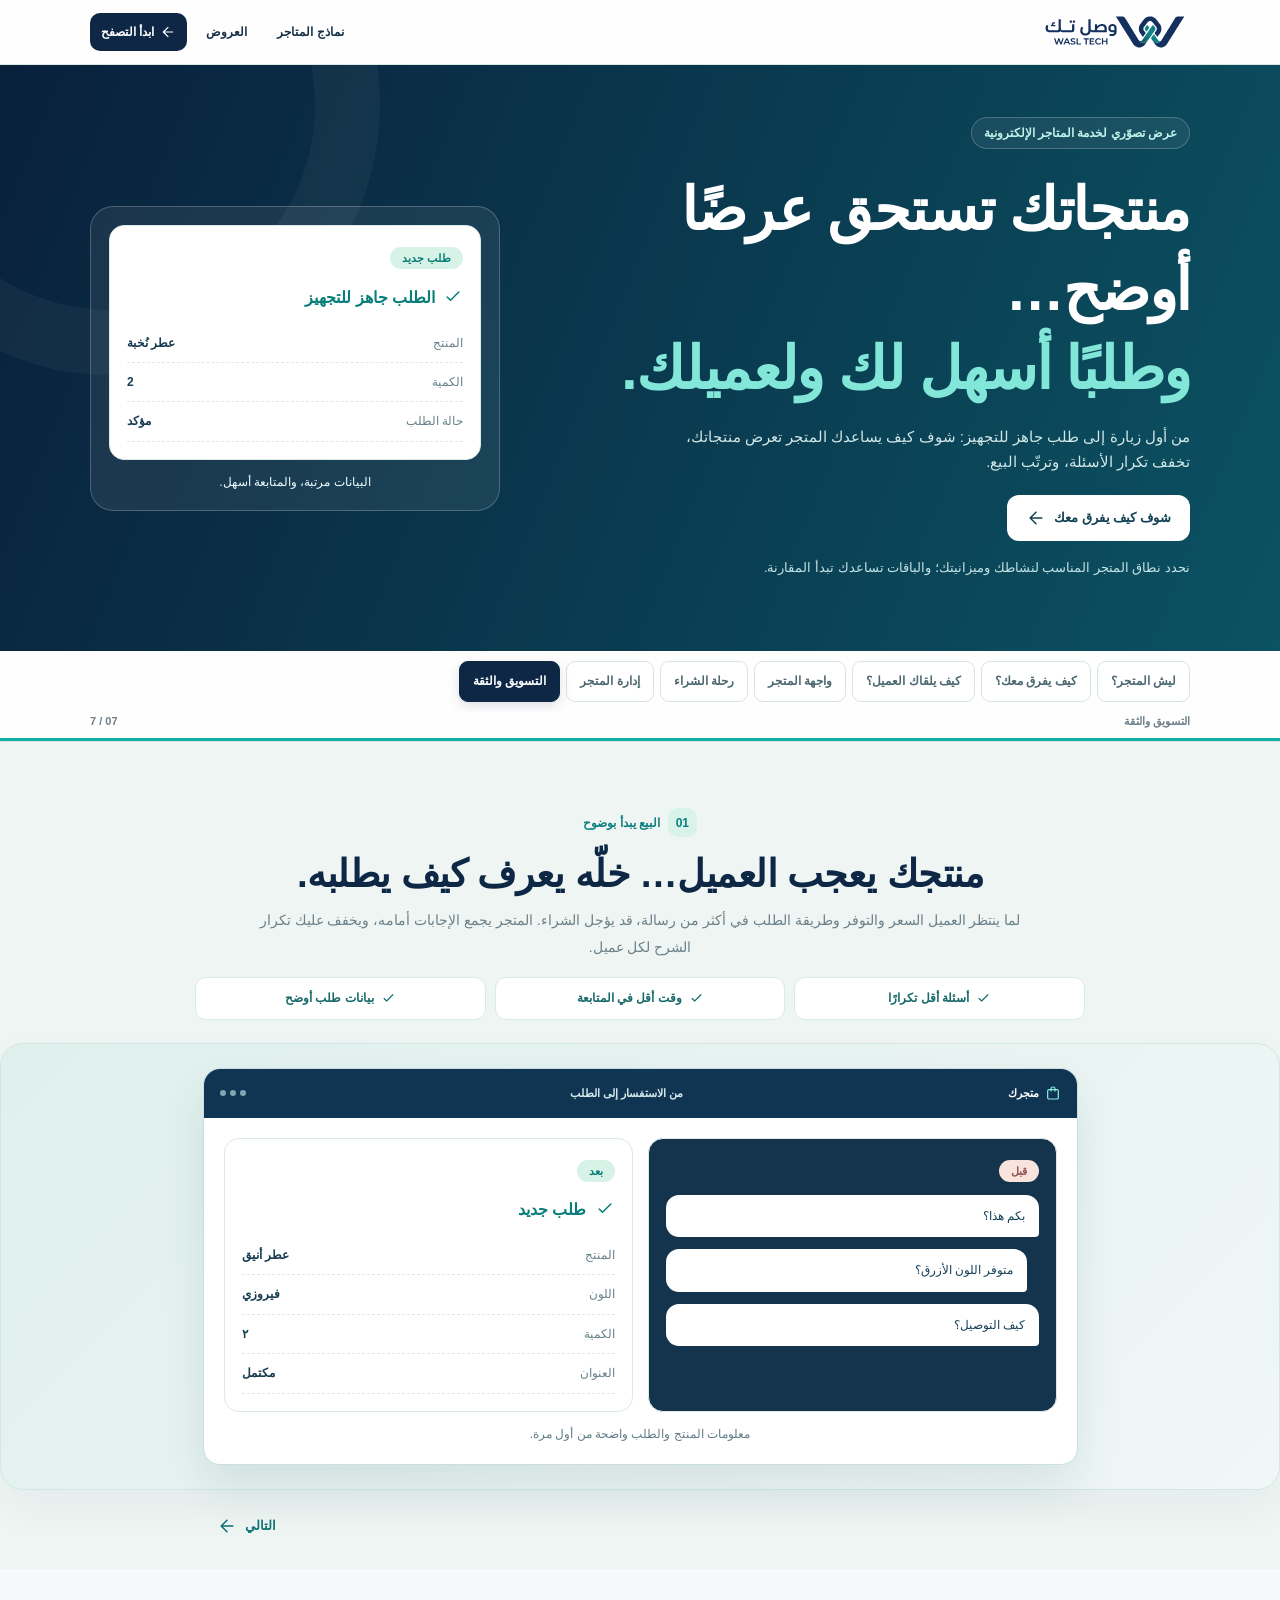
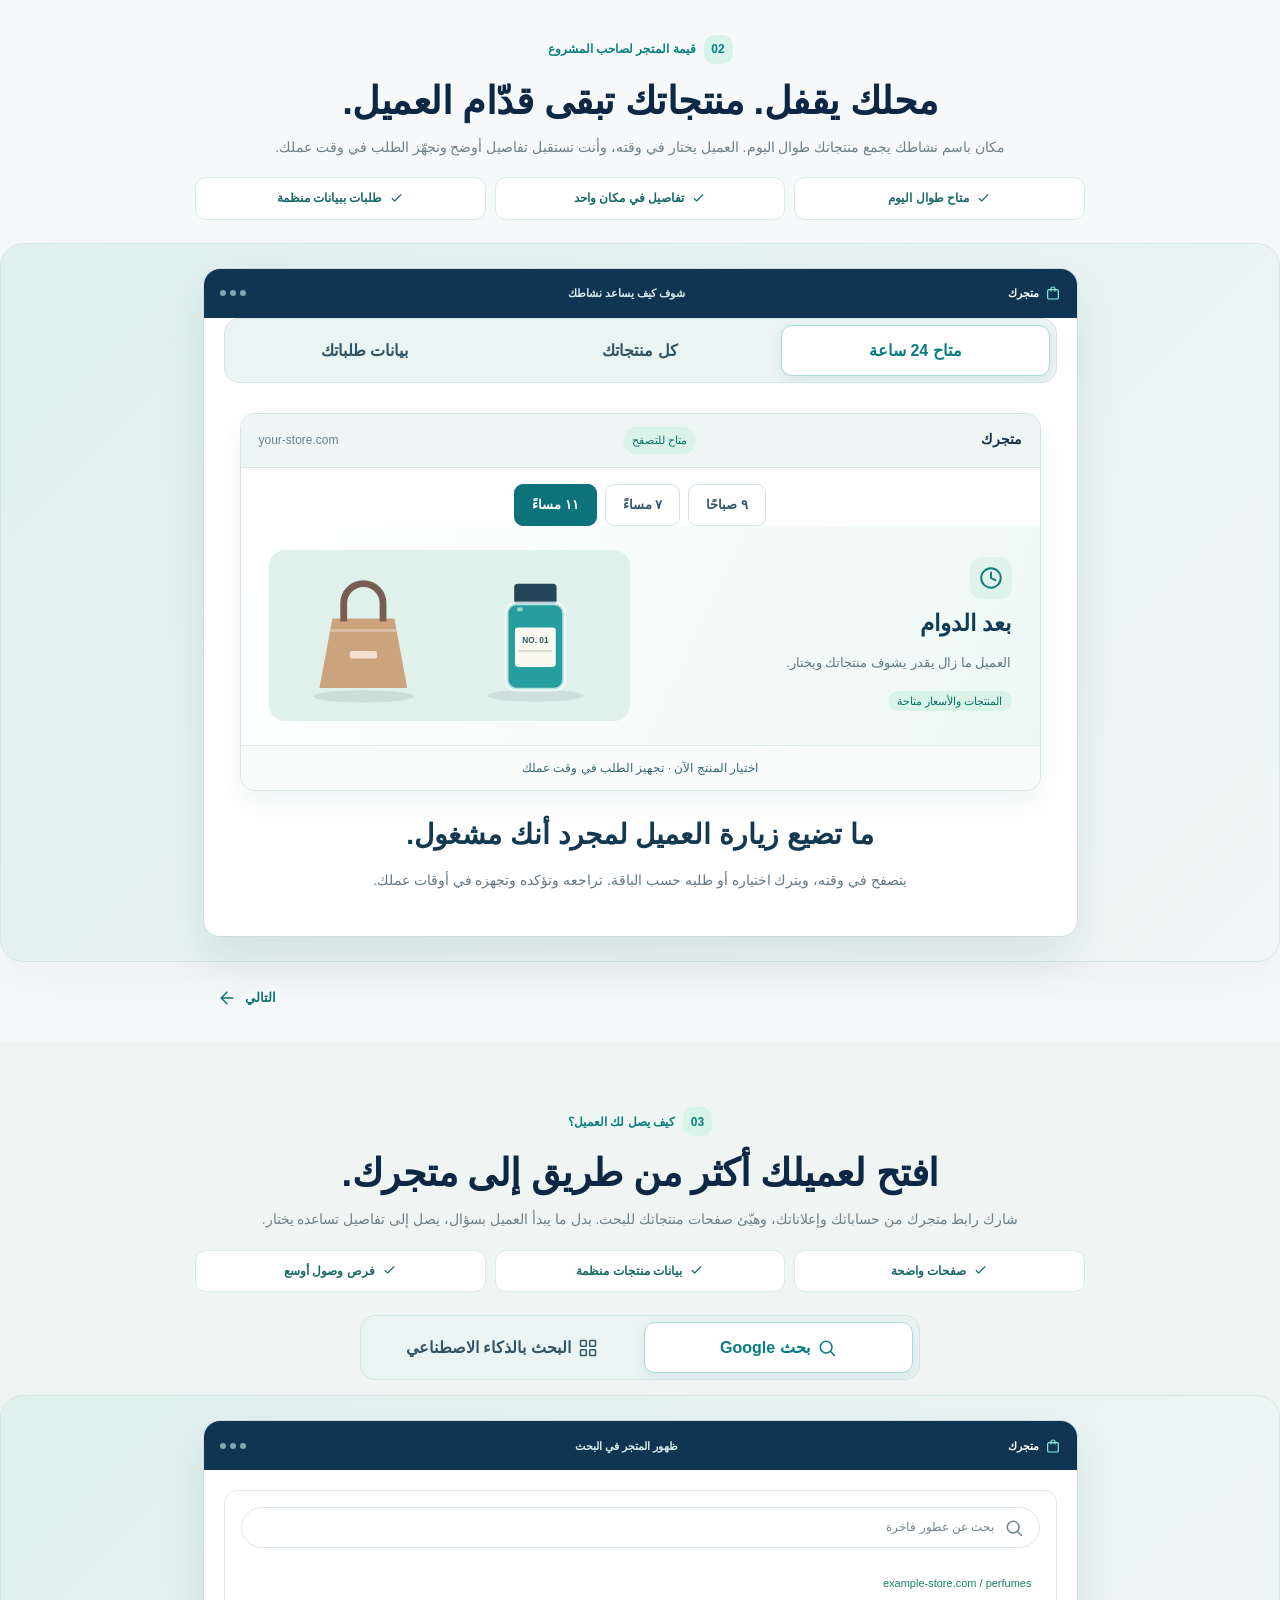
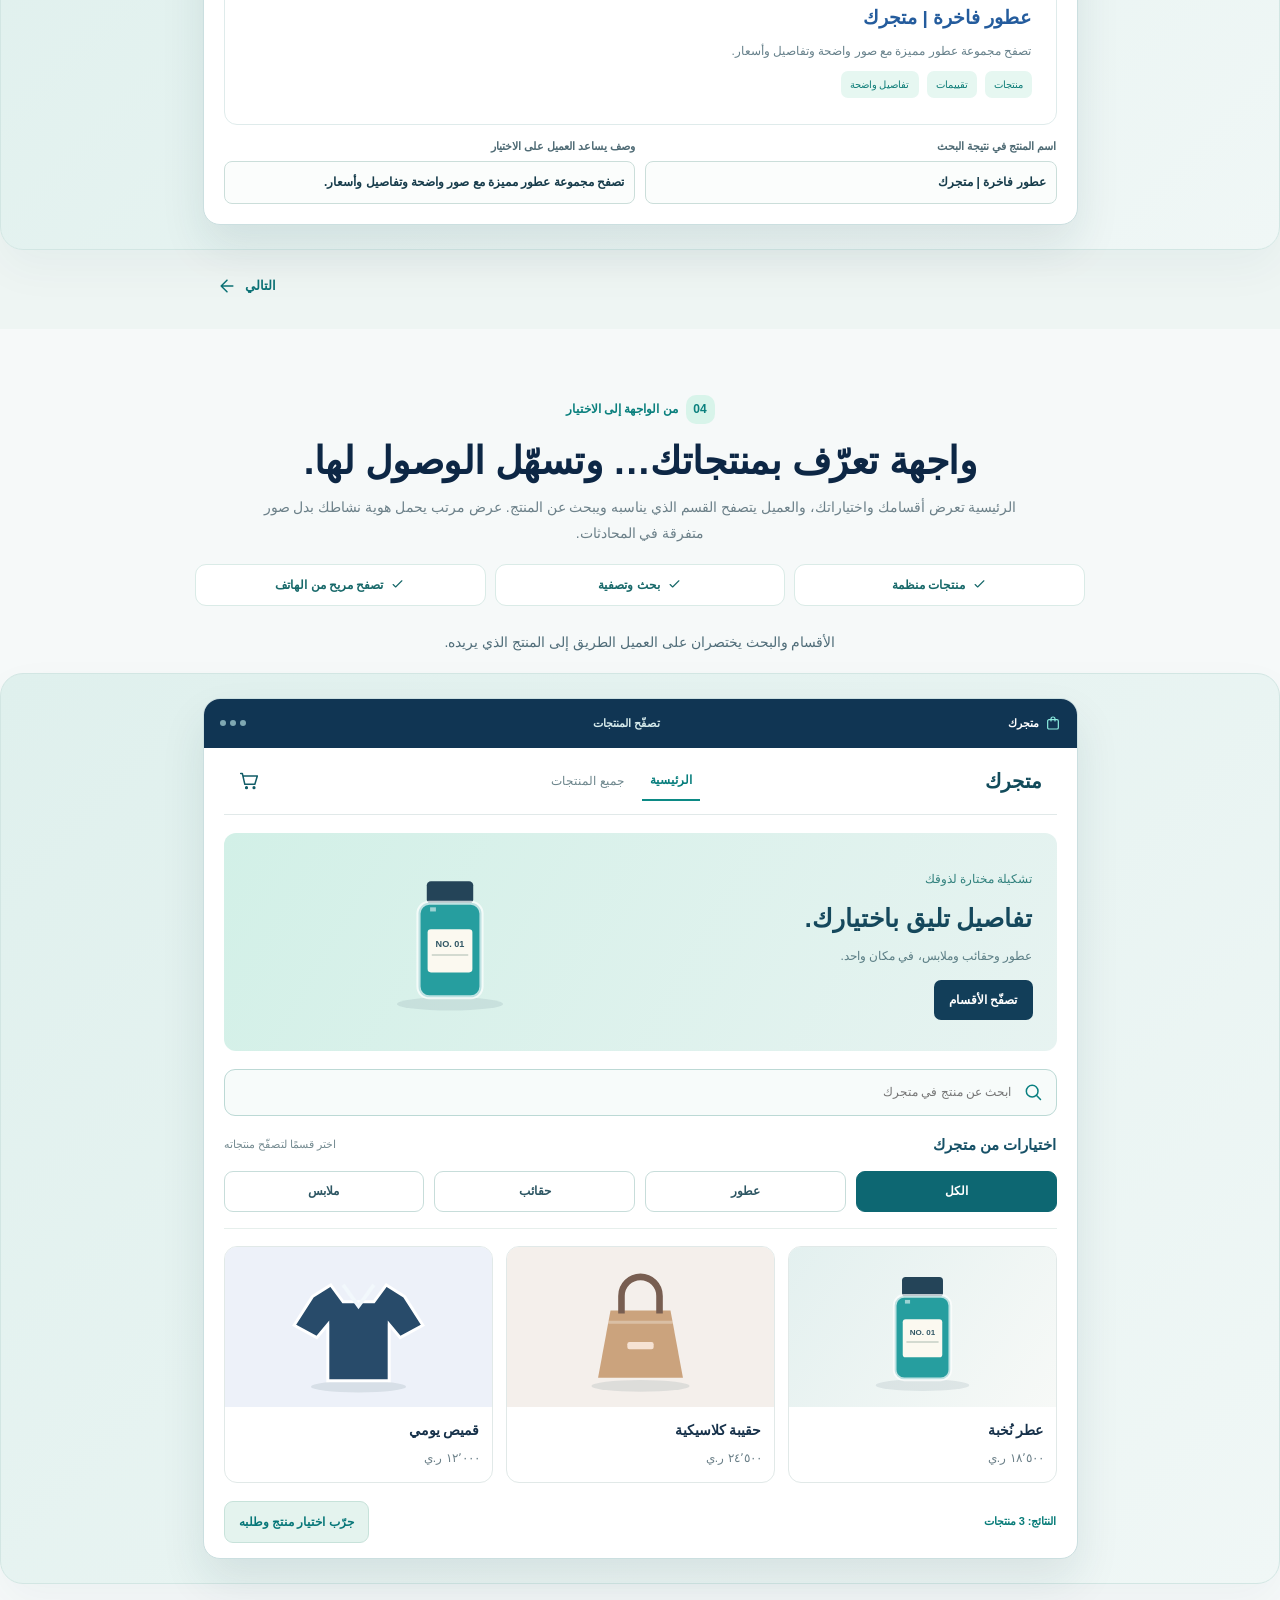
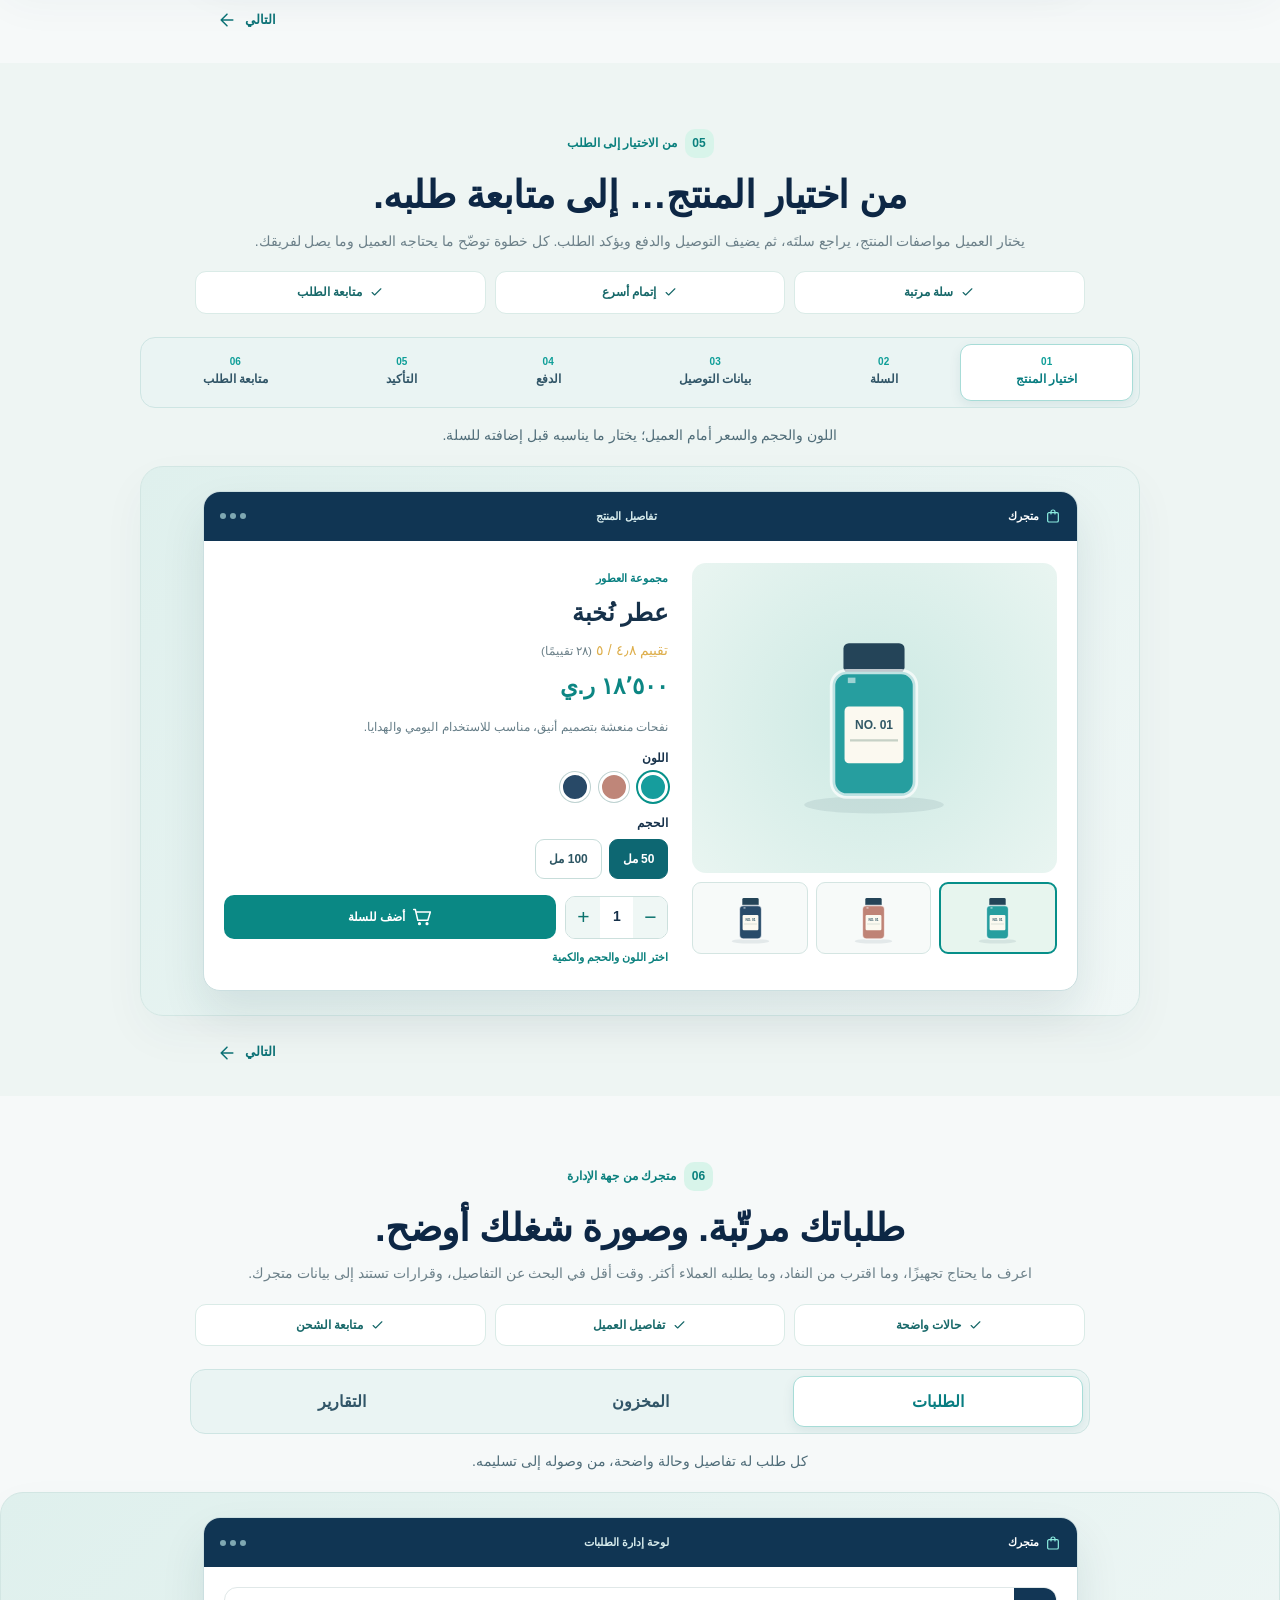
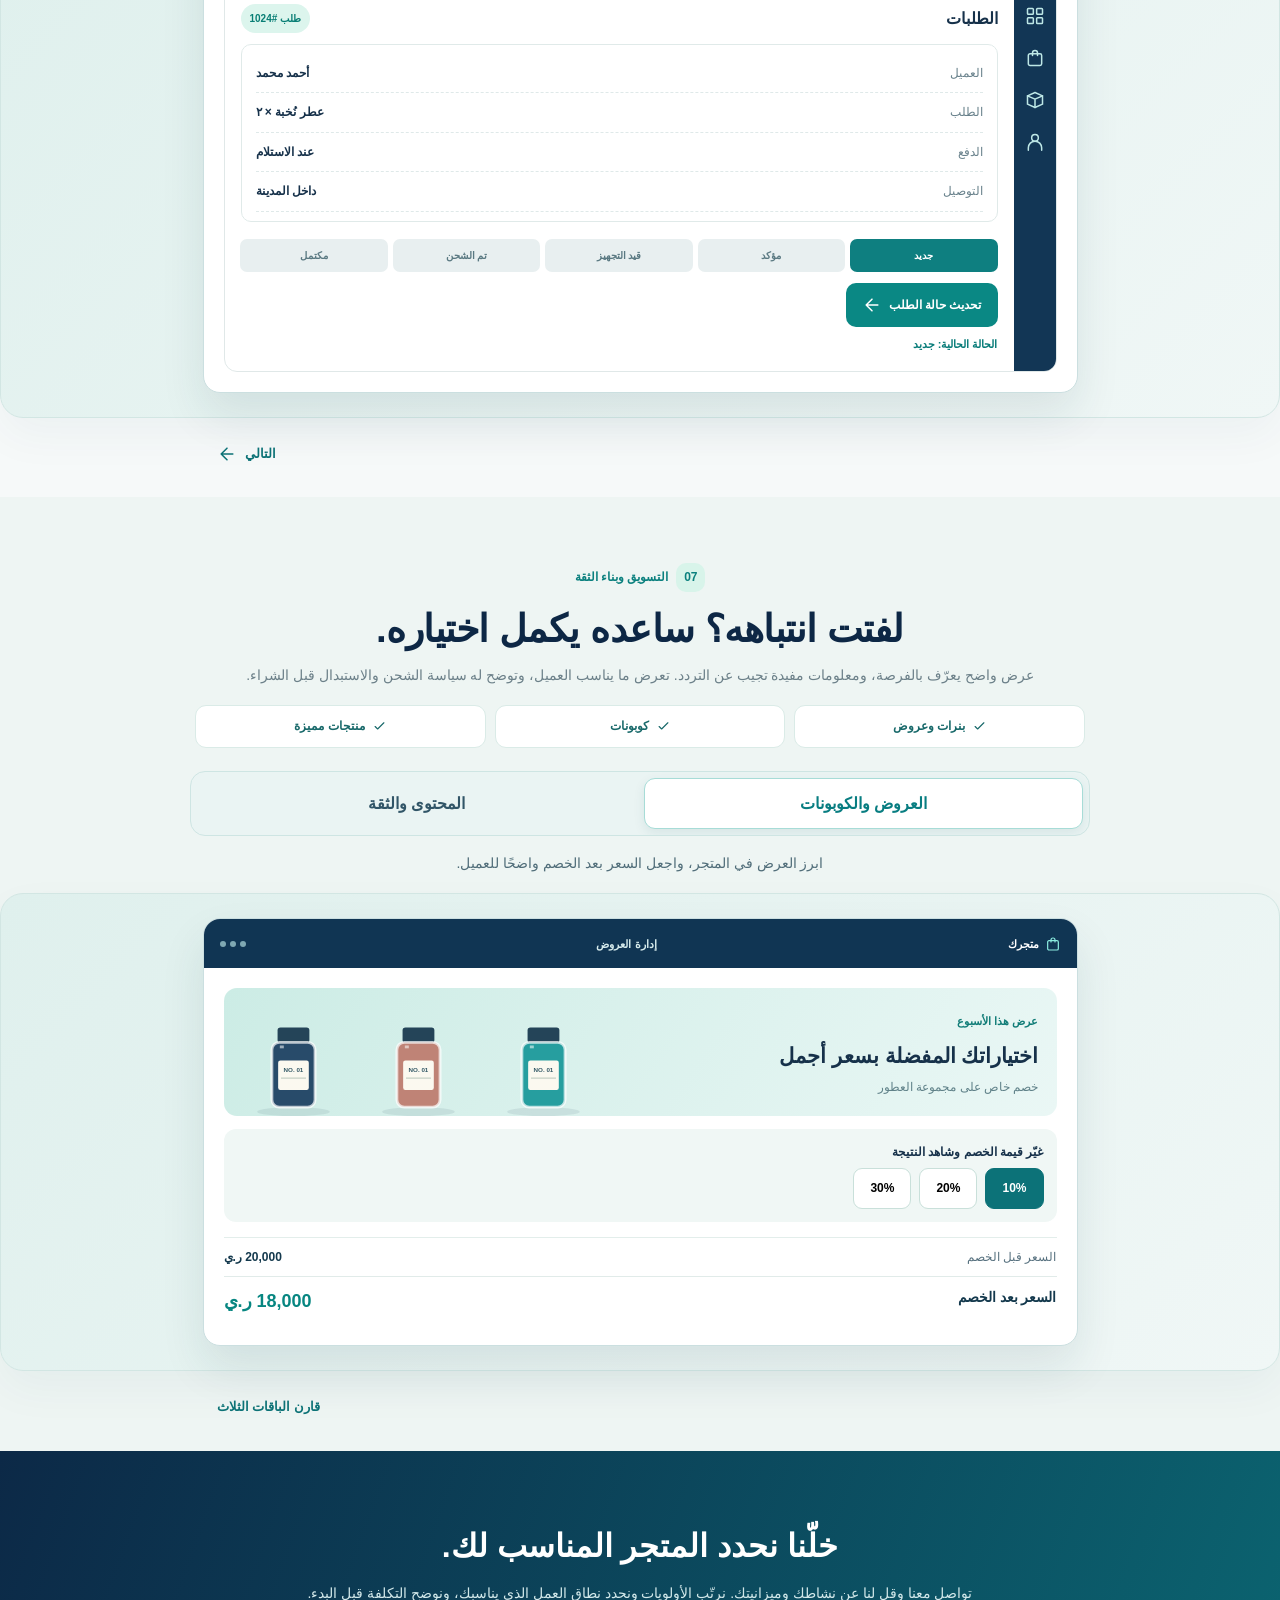
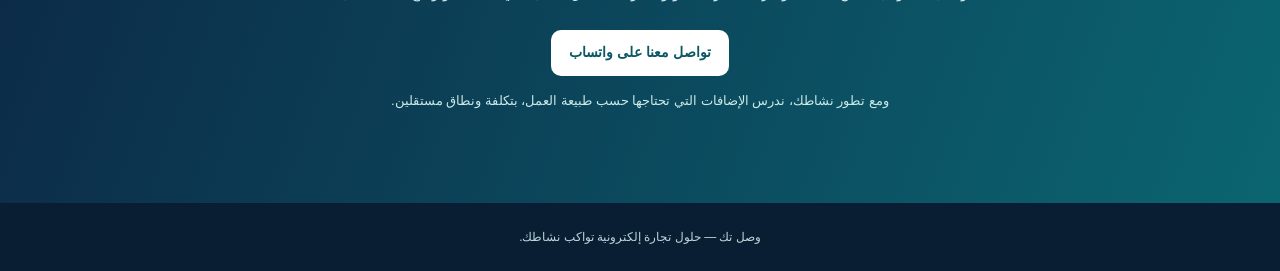
<file: عروض-المتاجر/landing/story.html>
<!DOCTYPE html>
<html dir="rtl" lang="ar"><head><meta charset="utf-8"><meta content="width=device-width, initial-scale=1" name="viewport"><meta content="#0d2745" name="theme-color"><title>عرض تصوّري لخدمة المتاجر الإلكترونية | وصل تك</title><style>
:root{--navy:#0d2745;--dark:#0a1c34;--teal:#087f80;--aqua:#0fb2a4;--ink:#16314a;--muted:#6c8089;--pale:#e7f5f1;--line:#d8e5e6;--bg:#f6f9f9;--white:#fff;--shadow:0 20px 54px rgba(7,38,61,.09)}*{box-sizing:border-box}html{scroll-behavior:smooth;scroll-padding-top:129px}body{margin:0;direction:rtl;background:var(--bg);color:var(--ink);font-family:Tahoma,Arial,sans-serif;line-height:1.7;overflow-x:hidden}button,input,select{font:inherit}button{cursor:pointer}a{color:inherit;text-decoration:none}.ic{width:20px;height:20px;display:inline-block;stroke:currentColor;stroke-width:1.8;stroke-linecap:round;stroke-linejoin:round;fill:none;vertical-align:middle;flex:none}.ic.sm{width:16px;height:16px}.shell{width:min(1100px,calc(100% - 30px));margin:auto}button:focus-visible,a:focus-visible,input:focus-visible,select:focus-visible{outline:3px solid #09a69e;outline-offset:3px}.topbar{position:sticky;top:0;z-index:20;background:#fffefef2;backdrop-filter:blur(18px);border-bottom:1px solid #dae9e8}.toprow{height:64px;display:flex;justify-content:space-between;align-items:center;gap:12px}.brand{display:flex;align-items:center;gap:9px;font-weight:900;font-size:18px;color:var(--navy);white-space:nowrap}.brand-symbol{display:grid;place-items:center;width:34px;height:34px;background:var(--navy);color:#92ece4;border-radius:11px;font-size:23px;font-family:Arial}.toplinks{display:flex;align-items:center;gap:8px;font-size:12px;font-weight:800}.toplinks a{padding:9px 11px;border-radius:10px}.toplinks .back{background:var(--navy);color:white;display:flex;gap:6px;align-items:center}.intro{background:linear-gradient(112deg,#09203b,#0b5262);position:relative;overflow:hidden;color:white;padding:52px 0 50px}.intro:after{content:'';position:absolute;width:410px;height:410px;border-radius:50%;border:65px solid #ffffff0a;left:-160px;top:-230px}.intro-grid{display:grid;grid-template-columns:1fr 410px;gap:35px;align-items:center;position:relative;z-index:1}.intro h1{font-size:clamp(33px,4.6vw,59px);letter-spacing:-1.3px;line-height:1.35;margin:8px 0 15px}.intro h1 span{color:#82e6d8}.intro p{color:#d2e7e7;font-size:15px;max-width:520px;margin:0 0 20px}.intro-cta{display:inline-flex;align-items:center;gap:8px;background:#fff;color:#104052;padding:12px 19px;border-radius:12px;font-size:13px;font-weight:900}.intro .eyebrow{color:#8fe8dc;font-size:12px;font-weight:900}.intro-visual{background:#ffffff12;border:1px solid #ffffff38;border-radius:23px;padding:18px;position:relative}.intro-visual .order-preview{max-width:100%}.intro-visual .window-caption{color:#efffff}.chapter-nav{position:sticky;top:64px;z-index:19;background:#fffefef5;backdrop-filter:blur(14px);border-bottom:1px solid var(--line)}.chapter-strip{display:flex;gap:6px;overflow-x:auto;scrollbar-width:none;padding:10px 0;scroll-behavior:smooth}.chapter-strip::-webkit-scrollbar{display:none}.chapter-strip button{border:1px solid #d5e4e3;background:white;color:#4c6870;border-radius:9px;white-space:nowrap;min-height:41px;padding:9px 13px;font-size:12px;font-weight:900;transition:.2s}.chapter-strip button.active{background:var(--navy);color:white;border-color:var(--navy);box-shadow:0 4px 12px #15395425}.chapter-strip button:hover:not(.active){background:#e6f6f2;border-color:#90d5c9}.chap-progress{height:3px;background:#edf3f3}.chap-progress span{display:block;height:100%;width:8%;background:var(--aqua);transition:width .25s}.chap-count{font-size:11px;color:var(--muted);font-weight:800;padding:0 0 8px;display:flex;justify-content:space-between}.chapter{padding:66px 0 22px;scroll-margin-top:0px}.chapter:nth-child(odd){background:#eef5f3}.chapter-intro{text-align:center;max-width:720px;margin:0 auto 23px;padding:0 15px}.chapter-label{font-size:12px;font-weight:900;color:#0b807e;display:flex;align-items:center;justify-content:center;gap:8px}.chapter-label span{display:grid;place-items:center;background:#d8f4ea;width:29px;height:29px;border-radius:10px;font-family:Arial}.chapter h2{font-size:clamp(25px,3vw,41px);margin:10px 0 6px;line-height:1.4;letter-spacing:-.8px;color:var(--navy)}.chapter-intro p{color:var(--muted);font-size:14px;margin:0 auto 17px;max-width:620px}.benefit-line{display:grid;grid-template-columns:repeat(3,minmax(0,1fr));gap:9px}.benefit-line>div{background:#fff;border:1px solid #daebe7;display:flex;gap:7px;justify-content:center;align-items:center;min-width:0;padding:10px 7px;border-radius:11px;color:#18696a;font-size:12px;font-weight:800}.benefit-line .ic{width:15px;height:15px}.demo-frame{background:linear-gradient(135deg,#dff0ed,#f0f7f6);border:1px solid #d2e6e3;border-radius:23px;padding:24px;box-shadow:0 18px 45px #1246570b}.window{max-width:875px;margin:auto;background:#fff;border:1px solid #cbdfe0;border-radius:17px;overflow:hidden;box-shadow:0 22px 45px #133b4b19}.window-top{height:49px;background:#103553;color:#fff;display:flex;justify-content:space-between;align-items:center;padding:0 16px;gap:12px;font-size:11px}.window-brand{display:flex;align-items:center;gap:6px;font-weight:900}.window-brand .ic{color:#8becdf;width:16px;height:16px}.window-title{font-weight:900;color:#d6ebec}.window-dots{display:flex;gap:4px}.window-dots i{background:#7fa8b2;width:6px;height:6px;border-radius:50%;display:block}.window> :not(.window-top){margin-left:20px;margin-right:20px}.window> :last-child{margin-bottom:20px}.window>.product-layout{margin-top:22px}.window>.demo-search,.window>.before-after,.window>.admin-layout,.window>.cart-list,.window>.checkout-steps,.window>.checkout-content,.window>.campaign-banner,.window>.cms-layout,.window>.search-engine,.window>.admin-top-metrics{margin-top:20px}.chapter-footer{display:flex;align-items:center;justify-content:space-between;gap:10px;max-width:875px;margin:15px auto 0;padding:0 4px;color:var(--muted);font-size:12px}.next-chapter{display:flex;gap:7px;align-items:center;color:#0c7276;background:transparent;border:0;font-size:13px;font-weight:900;padding:10px}.next-chapter:hover{text-decoration:underline}.window-caption{font-size:12px;color:#607d87;text-align:center;padding-top:12px}.before-after{display:grid;grid-template-columns:1fr 1fr;gap:15px}.message-stack,.order-preview{border:1px solid #dbe9e7;background:#f4f8f8;border-radius:15px;padding:17px}.message-stack{background:#14344d;color:#fff}.message-stack p{background:#fff;color:#164058;padding:11px 13px;border-radius:13px 13px 4px 13px;margin:12px 0;font-size:12px}.message-stack p:nth-child(3){margin-right:12px}.order-preview{background:#fff;color:#173b50}.label-chip{background:#f8e4dc;color:#8f5350;border-radius:50px;font-size:11px;font-weight:900;padding:5px 12px}.label-chip.mint{background:#d7f3e8;color:#087d75}.order-success{display:flex;gap:8px;align-items:center;color:#087e78;font-weight:900;margin:13px 0}.order-line,.receipt-row{display:flex;justify-content:space-between;gap:10px;padding:9px 0;border-bottom:1px dashed #dfe9e9;font-size:12px}.order-line span,.receipt-row span{color:#68818b}.demo-search{height:47px;display:flex;align-items:center;gap:9px;border:1px solid #bcd9d5;background:#f7fbfa;border-radius:11px;padding:0 13px}.demo-search .ic{color:var(--teal)}.demo-search input{border:0;outline:0;background:transparent;flex:1;min-width:0;font-size:12px}.chips{display:flex;gap:7px;flex-wrap:wrap;margin-top:14px}.tap{border:1px solid #c7ddda;background:white;color:#2d5663;border-radius:9px;padding:9px 13px;font-size:12px;font-weight:900;min-height:37px;transition:.18s}.tap.active,.tap[aria-pressed=true]{background:#0d6772;color:white;border-color:#0d6772}.tap:hover:not(.active){border-color:#0b9a8f;background:#eaf8f5}.store-grid{display:grid;grid-template-columns:repeat(3,minmax(0,1fr));gap:13px;margin-top:17px}.store-item{border:1px solid #e1e9e8;border-radius:13px;overflow:hidden;background:white;min-width:0}.store-item .image-space{height:150px;background:linear-gradient(125deg,#e3f0ef,#f7f9f7);display:grid;place-items:center}.store-item:nth-child(2) .image-space{background:#f4efeb}.store-item:nth-child(3) .image-space{background:#edf1f9}.store-item .caption{padding:12px}.store-item b{display:block;font-size:13px}.store-item small{font-size:11px;color:var(--muted)}.micro-feedback{color:#087c79;font-size:11px;font-weight:800;min-height:18px;margin-top:8px}.product-svg{--art-main:#269e9f;width:100%;height:100%;max-width:240px}.product-svg.tone-rose{--art-main:#bf8376}.product-svg.tone-navy{--art-main:#284b6a}.product-svg.tone-sand{--art-main:#cba37d}.product-svg.sm{height:70px;width:85px}.product-layout{display:grid;grid-template-columns:.9fr 1.1fr;gap:24px;align-items:start}.gallery-main{height:310px;background:radial-gradient(circle,#cce9e3,#e9f5f1);border-radius:14px;display:grid;place-items:center;overflow:hidden}.gallery-main .product-svg{height:280px}.gallery-thumbs{display:flex;gap:8px;margin-top:9px}.thumb{border:1px solid #d4e5e2;border-radius:9px;background:#f7faf9;flex:1;min-width:0;padding:4px;display:grid;place-items:center}.thumb.chosen{border:2px solid #068f89;background:#e7f5ee}.thumb .product-svg{height:60px}.product-info h3{font-size:24px;margin:3px 0 5px}.sub-label{font-size:11px;color:var(--teal);font-weight:900}.stars{color:#deaf4d;font-size:14px}.stars small{color:var(--muted)}.price{font-size:23px;color:#0c8683;display:block;margin:5px 0}.description{font-size:12px;color:#667e88;margin:10px 0}.field-label{display:block;font-size:12px;font-weight:900;margin:11px 0 4px}.swatches{display:flex;gap:9px}.swatches button{width:30px;height:30px;border-radius:50%;border:3px solid #fff;background:var(--swatch);box-shadow:0 0 0 1px #bed2d1}.swatches button.selected{box-shadow:0 0 0 2px #07918a}.size-chips{margin:5px 0}.buy-line{display:flex;gap:9px;align-items:center;margin-top:16px}.quantity{display:flex;align-items:center;border:1px solid #cce0dd;border-radius:10px;min-width:103px;justify-content:space-between;overflow:hidden}.quantity button{width:34px;background:#eff7f5;border:0;height:41px;color:#0c736e;font-size:21px}.quantity b{font-size:14px}.shop-button{display:flex;align-items:center;justify-content:center;gap:7px;background:#0a8884;border:0;color:white;border-radius:10px;padding:12px 16px;font-size:12px;font-weight:900;min-height:43px;transition:.15s}.shop-button:hover{background:#075f65;transform:translateY(-1px)}.buy-line .shop-button{flex:1}.mini-success{font-size:11px;color:#0b817e;margin-top:9px;min-height:22px;font-weight:800}.cart-list{display:flex;flex-direction:column;gap:9px}.cart-row{display:flex;align-items:center;gap:12px;padding:10px;border:1px solid #e0eae9;border-radius:12px}.cart-thumb{width:73px;height:73px;background:#e8f4ef;border-radius:10px;flex:none}.cart-thumb svg{height:73px}.cart-row-main{flex:1;min-width:0}.cart-row-main strong{display:block;font-size:13px}.cart-row-main small{color:var(--muted);font-size:11px}.cart-row-end{display:flex;align-items:center;gap:12px}.tiny-stepper{display:flex;align-items:center;border:1px solid var(--line);border-radius:8px;gap:8px;overflow:hidden}.tiny-stepper button{border:0;background:#eef7f4;padding:4px 10px;font-size:17px}.tiny-stepper span{font-size:12px;font-weight:900}.remove-item{border:0;background:none;color:#a15e5a;font-size:10px;text-decoration:underline}.coupon-block{border-radius:12px;background:#f0f7f5;padding:13px;margin-top:13px}.coupon-block label{display:block;font-size:12px;font-weight:800;margin-bottom:6px}.coupon-input{display:flex;gap:6px}.coupon-input input{min-width:0;flex:1;border:1px solid #cadeda;border-radius:8px;padding:9px;font-size:12px;background:white}.coupon-input button{border:0;border-radius:8px;background:#0a7881;color:white;padding:8px 16px;font-weight:900;font-size:12px}.summary{margin-top:15px;background:#fff;border-top:1px solid #e3eeeb}.summary>div{display:flex;justify-content:space-between;padding:9px 0;font-size:12px;color:#57717f}.summary strong{color:#14394d}.summary .summary-final{border-top:1px solid #e1ebe9;font-size:14px;color:#14394d;font-weight:900}.summary-final strong{color:#078681;font-size:18px}.actions-inline{display:flex;align-items:center;gap:12px;flex-wrap:wrap;margin-top:10px}.checkout-steps{display:grid;grid-template-columns:repeat(3,1fr);gap:7px}.checkout-steps span{font-size:11px;font-weight:900;padding:10px 7px;text-align:center;background:#f0f5f4;color:#6c8186;border-radius:8px}.checkout-steps span.current{background:#d8f2e8;color:#087e77}.checkout-content{min-height:172px}.checkout-fields{display:grid;grid-template-columns:1fr 1fr;gap:10px;margin:13px 0}.checkout-fields label,.seo-editor label{font-size:11px;font-weight:900;color:#4e6a74}.checkout-fields input,.seo-editor input{display:block;width:100%;margin-top:6px;border:1px solid #cbdeda;background:#fbfdfc;border-radius:8px;padding:10px;color:#173c4b;font-size:12px}.checkout-content .shop-button{margin-top:14px}.checkout-confirmed{border:1px solid #b4e3d3;background:#e6f8ef;border-radius:13px;padding:22px;text-align:center;margin-top:20px}.checkout-confirmed .ic{color:#138e7b;width:35px;height:35px}.checkout-confirmed b{display:block;font-size:19px}.admin-layout{display:flex;border:1px solid #e0e8e8;border-radius:13px;overflow:hidden;min-height:292px}.admin-side{background:#123655;color:#bde7e6;display:flex;flex-direction:column;padding:18px 11px;gap:22px}.admin-main{padding:16px;flex:1;min-width:0}.admin-heading{display:flex;justify-content:space-between;align-items:center;gap:10px;margin-bottom:11px}.badge{font-size:10px;color:#087e75;background:#dcf5ed;padding:6px 9px;border-radius:30px;font-weight:900}.receipt-tile{border:1px solid #e0eae9;border-radius:10px;padding:9px 14px}.status-timeline{display:flex;gap:5px;justify-content:space-between;margin:17px 0 11px}.status-timeline span{text-align:center;flex:1;min-width:0;background:#e8eff0;color:#5a7982;border-radius:7px;font-size:10px;font-weight:900;padding:8px 3px}.status-timeline span.done{background:#ccefe4;color:#087d72}.status-timeline span.current{background:#0e7f80;color:white}.admin-top-metrics{display:grid;grid-template-columns:repeat(3,1fr);gap:9px}.admin-top-metrics>div{background:#f1f7f5;border:1px solid #d7e9e6;border-radius:10px;padding:13px}.admin-top-metrics small{display:block;font-size:11px;color:#67828a}.admin-top-metrics b{font-size:23px;color:#12455c}.stock-table{border:1px solid #e2eae9;border-radius:12px;overflow:hidden;margin-top:15px}.stock-head,.stock-row{display:grid;grid-template-columns:1.4fr .5fr .7fr;align-items:center;gap:6px;padding:11px 13px;font-size:12px}.stock-head{background:#eff5f4;color:#68828a;font-weight:900}.stock-row{border-top:1px solid #e7eeee}.stock-row>span{font-weight:900}.stock-row>span small{display:block;color:#7b9196;font-weight:400;font-size:10px}.stock-row>div{display:flex;gap:5px}.stock-row button{border:1px solid #c8dcda;border-radius:7px;background:white;width:30px;height:30px;font-size:17px}.alert-tile{background:#fff6e6;border:1px solid #f1dfbb;color:#936b32;display:flex;align-items:center;gap:8px;padding:11px;border-radius:10px;margin-top:15px;font-size:11px;font-weight:900}.demo-label{font-size:13px;margin:13px 0 9px}.option-list{display:grid;grid-template-columns:1fr 1fr;gap:10px}.option-list button{border:1px solid #d9e6e3;background:#fff;display:flex;gap:8px;align-items:center;flex-wrap:wrap;padding:12px;border-radius:10px;text-align:right;font-weight:900;font-size:12px}.option-list button.selected{border:2px solid #0e8b84;background:#ecf8f3}.option-list small{display:block;font-weight:400;font-size:10px;color:#68838c;flex-basis:100%}.delivery-row{display:flex;gap:10px;align-items:center;border:1px solid #d7e8e5;border-radius:11px;padding:12px;margin:10px 0;font-size:12px}.delivery-row select{flex:1;min-width:0;border:0;background:transparent;color:#245468;font-size:12px}.campaign-banner{background:linear-gradient(125deg,#ccece5,#eaf7f5);border-radius:13px;padding:18px;position:relative;overflow:hidden}.campaign-banner>span{color:#107c77;font-size:11px;font-weight:900}.campaign-banner h3{font-size:21px;max-width:55%;margin:4px 0}.campaign-banner p{font-size:12px;color:#608289;max-width:54%;margin:0}.campaign-art{display:flex;position:absolute;bottom:-18px;left:8px;width:45%}.campaign-art .product-svg{min-width:0;flex:1;height:135px}.discount-picker{display:flex;gap:8px}.discount-picker button,.dashboard-options button{border:1px solid #c9e0da;background:white;padding:9px 16px;border-radius:9px;font-size:12px;font-weight:900}.discount-picker button.selected,.dashboard-options button.selected{background:#0c7278;border-color:#0c7278;color:white}.cms-layout{display:grid;grid-template-columns:150px 1fr;gap:14px}.cms-sidebar{display:flex;flex-direction:column;gap:6px}.cms-sidebar button{text-align:right;border:1px solid #dfebe8;background:#f7faf9;border-radius:9px;padding:10px;font-size:12px;font-weight:900}.cms-sidebar button.selected{background:#0c7880;color:white}.cms-preview{min-height:225px;border:1px solid #e1e9e9;border-radius:12px;padding:15px}.cms-image{background:linear-gradient(120deg,#d5ece6,#e9f5f4);height:125px;display:grid;place-items:center;border-radius:10px;color:#0d8680;margin-bottom:9px}.cms-image .ic{width:40px;height:40px}.cms-preview b{font-size:15px}.cms-preview p{font-size:11px;color:#617f88}.cms-foot{font-size:11px;color:#6b848e;text-align:center;margin-top:10px}.search-engine{border:1px solid #dfebeb;border-radius:13px;padding:16px}.engine-header{border:1px solid #d9e6e6;border-radius:30px;padding:9px 15px;display:flex;gap:9px;align-items:center;color:#6f858b;font-size:12px}.search-hit{padding:20px 8px 10px}.search-hit .url{color:#178168;font-size:11px}.search-hit h3{color:#245c9d;margin:7px 0;font-size:19px}.search-hit p{color:#67818b;font-size:12px;margin:0 0 9px}.result-meta{display:flex;gap:8px}.result-meta span{padding:5px 9px;color:#0e7d78;background:#e6f7f1;border-radius:7px;font-size:10px}.seo-editor{display:grid;grid-template-columns:1fr 1fr;gap:10px;margin-top:12px}.dashboard-options{display:flex;gap:8px;margin-top:15px}.bars{height:165px;display:flex;align-items:end;gap:14px;justify-content:space-around;border:1px solid #e2ece9;border-radius:12px;padding:17px 16px 0;background:repeating-linear-gradient(to top,#f8fbfa 0,#f8fbfa 40px,#e9f1ee 41px)}.bars span{flex:1;max-width:65px;background:linear-gradient(#1ec5ad,#0d727d);border-radius:7px 7px 0 0;transition:height .3s}.top-sellers{margin-top:16px}.top-sellers>b{font-size:13px}.top-sellers>div{display:flex;align-items:center;border-bottom:1px solid #e4efec;gap:10px;padding:4px 0;font-size:12px}.top-sellers .product-svg{height:40px;width:45px}.top-sellers strong{margin-right:auto;color:#0b7e78}.story-end{padding:68px 0;background:linear-gradient(110deg,#0c2947,#0b6571);color:white;text-align:center}.story-end h2{font-size:32px;margin:0 0 9px}.story-end p{color:#d2e8ea;max-width:560px;margin:0 auto 23px;font-size:14px}.story-end a{display:inline-flex;align-items:center;gap:7px;background:white;color:#104c5b;padding:12px 21px;border-radius:11px;font-size:13px;font-weight:900}.page-footer{padding:24px 0;background:#091d33;color:#b9d7d9;font-size:12px;display:flex;justify-content:center;text-align:center}@media(max-width:740px){.shell{width:calc(100% - 24px)}.intro{padding:40px 0}.intro-grid{grid-template-columns:1fr;gap:22px}.intro h1{font-size:36px}.intro-visual{padding:12px}.chapter{padding:39px 0 16px;scroll-margin-top:0px}.chapter-intro{padding:0 2px}.chapter h2{font-size:27px}.chapter-intro p{font-size:12px;margin-bottom:12px}.benefit-line{gap:5px}.benefit-line>div{padding:8px 3px;gap:3px;font-size:9px;line-height:1.3;min-height:44px}.benefit-line .ic{width:12px;height:12px}.demo-frame{padding:10px;border-radius:16px}.window{border-radius:12px}.window-top{padding:0 10px;height:43px}.window> :not(.window-top){margin-left:11px;margin-right:11px}.window> :last-child{margin-bottom:13px}.product-layout{grid-template-columns:1fr;gap:10px}.gallery-main{height:195px}.gallery-main .product-svg{height:190px}.gallery-thumbs .product-svg{height:43px}.gallery-thumbs{margin-top:5px}.product-info h3{font-size:19px}.description{font-size:11px;margin:4px 0}.price{font-size:19px}.field-label{margin:7px 0 3px}.store-grid{grid-template-columns:repeat(3,minmax(0,1fr));gap:5px}.store-item .image-space{height:87px}.store-item .caption{padding:7px}.store-item b{font-size:10px}.store-item small{font-size:9px}.buy-line{margin-top:10px}.before-after{gap:6px}.message-stack,.order-preview{padding:9px}.message-stack p{padding:7px;margin:8px 0;font-size:10px}.order-line{font-size:9px;padding:6px 0}.order-success{font-size:12px}.admin-main{padding:9px}.admin-side{padding:12px 5px}.admin-side .ic{width:16px}.status-timeline{gap:3px}.status-timeline span{font-size:8px;padding:6px 2px}.receipt-row{font-size:10px}.admin-top-metrics{gap:5px}.admin-top-metrics>div{padding:9px 6px}.admin-top-metrics b{font-size:18px}.admin-top-metrics small{font-size:9px}.stock-head,.stock-row{font-size:10px;padding:9px 6px}.stock-row button{width:25px;height:28px}.option-list{gap:6px}.option-list button{font-size:10px;padding:9px}.checkout-fields{grid-template-columns:1fr}.cms-layout{grid-template-columns:95px 1fr;gap:7px}.cms-sidebar button{font-size:10px;padding:7px}.cms-preview{padding:9px}.cms-image{height:110px}.seo-editor{grid-template-columns:1fr}.campaign-banner h3{font-size:17px}.campaign-art .product-svg{height:115px}.chapter-strip button{font-size:11px;padding:8px 10px;min-height:39px}.toplinks a{font-size:11px;padding:8px}.chapter-footer{font-size:11px}.chapter-footer button{font-size:12px}}@media(prefers-reduced-motion:reduce){html{scroll-behavior:auto}*{transition:none!important}}
</style><style>
/* Journey redesign: mobile-first */
.chapter{scroll-margin-top:112px}.chapter-intro{max-width:920px}.chapter-intro h2{letter-spacing:-.5px}
.story-tabs,.journey-tabs,.search-tabs{display:flex;gap:7px;overflow-x:auto;scrollbar-width:none;padding:6px;background:#eaf4f3;border:1px solid #cee5e3;border-radius:15px;margin:0 0 16px}.story-tabs::-webkit-scrollbar,.journey-tabs::-webkit-scrollbar,.search-tabs::-webkit-scrollbar{display:none}
.story-tabs button,.journey-tabs button,.search-tabs button{cursor:pointer;border:1px solid transparent;color:#315567;background:transparent;border-radius:11px;padding:11px 14px;font-family:inherit;font-weight:800;white-space:nowrap;flex:1;transition:background .2s,border .2s,transform .2s;min-height:44px}.story-tabs button:hover,.journey-tabs button:hover,.search-tabs button:hover{background:#d6e9e9}.story-tabs button.selected,.journey-tabs button.selected,.search-tabs button.selected{background:#fff;color:#087d81;border-color:#a7dcd7;box-shadow:0 4px 12px #0d556016}.story-tabs button:focus-visible,.journey-tabs button:focus-visible,.search-tabs button:focus-visible{outline:3px solid #0eaaa0;outline-offset:2px}.journey-tabs button span{font:700 10px Arial;display:block;color:#0e9e98;margin-bottom:2px}
.flow-panel,.search-panel{display:none}.flow-panel.active,.search-panel.active{display:block;animation:fadeup .3s ease both}@keyframes fadeup{from{opacity:.5;transform:translateY(7px)}to{opacity:1;transform:none}}
.purchase-journey{max-width:1000px;margin:0 auto}.purchase-journey .demo-frame{margin-top:0}.journey-tabs{margin-bottom:13px}.journey-tabs button{min-width:100px;font-size:12px}.search-tabs{max-width:560px;margin:15px auto}.search-tabs button{display:flex;align-items:center;justify-content:center;gap:7px}
.why-preview{text-align:center;padding:14px 16px 23px}.why-preview h3{font-size:clamp(19px,3vw,28px);margin:15px 0 4px;color:#133952}.why-preview p{line-height:1.9;color:#637985;font-size:14px;max-width:570px;margin:0 auto}.why-visual{min-height:232px;border-radius:18px;background:radial-gradient(circle at 50% 40%,#dafaf4,#e8f6f7 65%,#f5fbfa);display:flex;align-items:center;justify-content:center;gap:25px;padding:23px}.clock-glow{font:900 clamp(56px,10vw,95px) Arial;color:#0b8486;letter-spacing:-7px;text-shadow:0 8px 20px #0e847025}.clock-glow span{font-size:.42em;letter-spacing:0}.time-cards{display:grid;gap:8px;text-align:right}.time-cards span{background:#fff;box-shadow:0 8px 16px #145d6612;padding:11px 14px;border-radius:10px;color:#738b96;font-size:11px}.time-cards b{color:#17546a;display:block;font-size:13px}
.why-products{display:flex;align-items:center;gap:8px;flex-wrap:wrap;justify-content:center}.why-products span{display:grid;place-items:center;gap:7px;background:white;border-radius:16px;padding:16px 20px;box-shadow:0 7px 17px #124a5814;min-width:105px;font-weight:800;color:#155368}.why-products svg{height:33px;width:33px;stroke:#168b89;fill:none;stroke-width:2;stroke-linecap:round;stroke-linejoin:round}
.data-receipt{background:#fff;border-radius:15px;padding:18px 21px;width:min(360px,100%);box-shadow:0 14px 30px #1339481b;text-align:right}.data-receipt strong{display:block;color:#087d81;font-size:17px;margin-bottom:9px}.data-receipt div{border-top:1px dashed #d9e7e8;padding:9px 0;display:flex;justify-content:space-between;font-size:12px;gap:10px}.data-receipt b{color:#1e4d66}
.order-summary-mini,.tracking-mini{padding:20px;max-width:600px;margin:auto}.order-summary-mini h3,.tracking-mini h3{margin:5px 0 19px;color:#123a58;font-size:20px}.order-summary-mini .receipt-row{padding:12px 0;border-bottom:1px solid #e5eeef;display:flex;justify-content:space-between;gap:8px;font-size:13px}.order-summary-mini .strong{font-weight:900;font-size:17px;color:#077f80}.order-summary-mini .shop-button,.tracking-mini .shop-button{margin-top:18px;width:100%;justify-content:center}.tracking-header{display:flex;justify-content:space-between;align-items:center}.tracking-header>.ic{width:42px;height:42px;color:#0f958e}.tracking-header small{color:#69818a}.tracking-steps{display:flex;gap:7px;flex-wrap:wrap;margin:18px 0}.tracking-steps span{flex:1;min-width:80px;padding:12px 5px;text-align:center;border-radius:10px;background:#eef5f5;color:#5e7785;font-weight:700;font-size:12px}.tracking-steps span.done{background:#c8f2e6;color:#0d726e}.tracking-steps span.current{background:#0b8889;color:#fff}
.ai-conversation{background:#f3f8fa;padding:23px;border-radius:14px}.ai-question{max-width:80%;margin-right:auto;background:#dcefeb;border-radius:16px 16px 4px 16px;padding:15px;font-weight:700;color:#1a5160}.ai-reply{display:flex;gap:11px;background:#fff;border:1px solid #dce9e9;border-radius:16px 16px 16px 4px;padding:19px;margin-top:13px;line-height:1.9}.ai-reply .ic{flex:0 0 26px;width:26px;height:26px;color:#0e9b95}.ai-reply b{display:block;color:#17465d}.ai-reply p{color:#667d8a;margin:7px 0 0}.ai-sources{display:flex;gap:7px;flex-wrap:wrap;margin-top:13px}.ai-sources span{background:#d8efeb;color:#14777b;padding:7px 10px;border-radius:8px;font-size:12px;font-weight:800}
@media(max-width:600px){.why-visual{gap:12px;padding:14px;min-height:190px}.clock-glow{font-size:47px;letter-spacing:-4px}.time-cards span{padding:8px 9px;font-size:10px}.time-cards b{font-size:11px}.journey-tabs{gap:4px;padding:5px;border-radius:12px}.journey-tabs button{font-size:11px;min-width:93px;padding:10px 7px}.benefit-line{display:grid;grid-template-columns:repeat(3,minmax(0,1fr));gap:6px}.benefit-line>div{min-width:0;padding:8px 4px;font-size:10px}.benefit-line .ic{width:15px;height:15px}.story-tabs button{padding:10px 6px;font-size:11px}.search-tabs button{font-size:11px;padding:10px 7px}.ai-conversation{padding:12px}.ai-reply{padding:12px;font-size:12px}.ai-question{font-size:12px}}
</style><style>@media(max-width:600px){.journey-tabs{display:grid;grid-template-columns:repeat(5,minmax(0,1fr));gap:3px}.journey-tabs button{min-width:0;white-space:normal;font-size:9.5px;line-height:1.45;padding:9px 2px}.journey-tabs button span{font-size:9px}.purchase-journey .shop-button{min-height:46px}#proceed-confirm{width:100%;justify-content:center;margin-top:15px}}</style><style>
/* Related features share a chapter; only its selected illustration is visible. */
.chapter{scroll-margin-top:0}
.group-tabs{max-width:900px;margin:0 auto 14px;justify-content:center;gap:8px}.group-panel[hidden]{display:none!important}.panel-note{max-width:760px;text-align:center;color:#506d79;font-size:14px;margin:0 auto 17px;padding:0 12px}.group-tabs button{min-height:44px}.group-panel .demo-frame{margin-top:0}.next-chapter{display:inline-flex;align-items:center;gap:8px}.chapter-intro p{max-width:790px}.story-end p{max-width:670px}.chapter-intro p,.panel-note{line-height:1.9}.micro-feedback{line-height:1.8}.group-panel{animation:scene-in .18s ease-out}@keyframes scene-in{from{opacity:.45}to{opacity:1}}@media(max-width:740px){.chapter-intro p{font-size:14px}.panel-note{font-size:13px}.group-tabs{padding:0 12px}.group-tabs button{font-size:12px;padding:9px 12px}.benefit-line>div{font-size:11px}.chapter-intro{margin-bottom:18px}.store-item b{font-size:12px}.store-item small{font-size:11px}.status-timeline span{font-size:10px}.receipt-row{font-size:12px}.story-tabs button{font-size:12px}.window-title{font-size:12px}.order-line{font-size:11px}}
</style><meta name="description" content="عرض تصوّري تفاعلي من وصل تك يوضح قيمة المتجر وتجربة الشراء والباقات الثلاث. نحدد نطاق العمل حسب نشاطك وميزانيتك، ونضيف المميزات عند الحاجة."><meta property="og:type" content="website"><meta property="og:locale" content="ar_YE"><meta property="og:site_name" content="وصل تك — عرض خدمة المتاجر"><meta property="og:title" content="عرض تصوّري لخدمة المتاجر الإلكترونية | وصل تك"><meta property="og:description" content="عرض تصوّري تفاعلي من وصل تك يوضح قيمة المتجر وتجربة الشراء والباقات الثلاث. نحدد نطاق العمل حسب نشاطك وميزانيتك، ونضيف المميزات عند الحاجة."><meta property="og:url" content="https://wasl-ecommerce-offers-preview.vercel.app/story.html"><meta property="og:image" content="https://wasl-ecommerce-offers-preview.vercel.app/assets/ecommerce-offer-preview.png"><meta property="og:image:width" content="1200"><meta property="og:image:height" content="630"><meta property="og:image:alt" content="وصل تك — عرض تصوّري لخدمة المتاجر، حسب احتياجك وميزانيتك"><meta name="twitter:card" content="summary_large_image"><meta name="twitter:title" content="عرض تصوّري لخدمة المتاجر الإلكترونية | وصل تك"><meta name="twitter:description" content="عرض تصوّري تفاعلي من وصل تك يوضح قيمة المتجر وتجربة الشراء والباقات الثلاث. نحدد نطاق العمل حسب نشاطك وميزانيتك، ونضيف المميزات عند الحاجة."><meta name="twitter:image" content="https://wasl-ecommerce-offers-preview.vercel.app/assets/ecommerce-offer-preview.png"><link rel="icon" href="assets/favicon.svg" type="image/svg+xml"><style>
/* Official identity and presentation context. */
.brand .official-logo{width:150px;height:auto;max-height:48px;display:block;object-fit:contain}.presentation-note{display:inline-block;color:#087b7c;font-size:12px;font-weight:700;background:#e8f6f2;border:1px solid #cbe6df;border-radius:30px;padding:5px 12px;margin-bottom:13px}.intro .presentation-note,.hero .presentation-note{color:#c2f2e9;background:#ffffff10;border-color:#ffffff35}.budget-note{font-size:13px!important;line-height:1.9;margin-top:15px!important}.intro .budget-note,.hero .budget-note{color:#c5e4e6!important}.contact-actions{display:flex;align-items:center;justify-content:center;gap:13px;flex-wrap:wrap;margin-top:24px}.contact-actions a{min-height:46px;display:inline-flex;align-items:center;justify-content:center;gap:9px;border-radius:10px;padding:11px 18px;font-size:14px;font-weight:700}.contact-actions .contact-primary{background:#fff;color:#0b5865}.contact-actions a:focus-visible{outline:3px solid #80dfce;outline-offset:3px}.future-scope{background:#edf7f4;border:1px solid #cce4dd;border-radius:12px;padding:16px 20px;font-size:14px;color:#3f6670;margin-top:24px;line-height:1.9}.closing-scope{font-size:13px!important;margin-top:14px!important;color:#cae9e7!important}.contact-offer{padding:48px 0;background:linear-gradient(110deg,#0c2947,#0b6571);color:white;text-align:center}.contact-offer h2{font-size:30px}.contact-offer p{max-width:650px;margin:12px auto;color:#d2e8ea;font-size:15px}.contact-offer .container{max-width:1000px}@media(max-width:740px){.brand .official-logo{width:120px;max-height:39px}.presentation-note{font-size:11px;padding:5px 10px}.contact-actions{gap:10px}.contact-actions a{font-size:13px}.budget-note{font-size:12px!important}.future-scope{padding:14px;font-size:13px}.contact-offer{padding:38px 0}.contact-offer h2{font-size:26px}}
</style><style>/* Small store illustrations retain the presentation's original vector language. */
.benefit-browser{border:1px solid #d2e4e4;border-radius:15px;background:#fff;overflow:hidden;text-align:right;box-shadow:0 12px 30px #123c5010}.benefit-browser-head{display:flex;align-items:center;justify-content:space-between;gap:14px;background:#edf5f5;border-bottom:1px solid #d8e8e5;padding:13px 18px;font-size:14px}.benefit-address{font-family:Arial,sans-serif;color:#6a838d;font-size:12px;direction:ltr}.benefit-open{background:#d9f3e9;color:#096e65;padding:4px 9px;border-radius:30px;font-size:11px;white-space:nowrap}.benefit-hours,.benefit-category-controls,.benefit-data-controls{display:flex;justify-content:center;gap:8px;padding:16px 18px 0}.benefit-hours button,.benefit-category-controls button,.benefit-data-controls button{background:#fff;border:1px solid #d2e4e3;border-radius:9px;padding:9px 17px;color:#315567;min-height:42px;font-family:inherit;font-weight:700;font-size:13px}.benefit-hours button[aria-pressed=true],.benefit-category-controls button[aria-pressed=true],.benefit-data-controls button[aria-pressed=true]{background:#0d727a;border-color:#0d727a;color:#fff}.benefit-afterhours{display:grid;grid-template-columns:1fr 1fr;align-items:center;padding:24px 28px;gap:20px;background:linear-gradient(115deg,#fff,#edf8f5)}.benefit-afterhours b{font-size:23px;color:#123b55;display:block;margin:5px 0}.benefit-afterhours p{font-size:13px;line-height:1.8;color:#5e7781;margin:7px 0 12px}.afterhours-icon{width:42px;height:42px;display:grid;place-items:center;border-radius:12px;background:#dff2eb;color:#117d7b}.afterhours-icon .ic{width:26px;height:26px}.benefit-shelf{display:flex;align-items:center;background:#e0f0eb;border-radius:16px;padding:8px;min-height:170px}.benefit-shelf .product-svg{width:50%;height:155px;min-width:0}.benefit-activity{padding:12px 18px;border-top:1px solid #e1edeb;text-align:center;font-size:12px;background:#f7fbfa;color:#396675}.benefit-category-preview{display:grid;grid-template-columns:1fr 1fr;align-items:center;gap:24px;max-width:550px;margin:auto;padding:20px 26px}.benefit-category-art{background:linear-gradient(120deg,#e0f3ed,#f0f7f6);border-radius:13px;display:grid;place-items:center}.benefit-category-art .product-svg{height:170px;width:100%}.benefit-category-preview small{font-size:12px;color:#5a8588;display:block}.benefit-category-preview b{font-size:22px;display:block;color:#163e54;margin:8px 0}.benefit-category-preview span{font-size:13px;color:#647e88}.benefit-data-preview{display:grid;grid-template-columns:1fr 1fr;gap:16px;padding:20px}.benefit-data-card{background:#f7fafb;border:1px solid #dfe9e9;border-radius:12px;padding:16px}.benefit-data-card.tinted{background:#e9f6ef;border-color:#c5e3d6}.benefit-card-label{display:block;font-size:12px;color:#68838a;margin-bottom:10px}.benefit-data-card strong{display:block;color:#0c6e74;font-size:19px;margin-bottom:8px}.benefit-data-card>div{display:flex;gap:12px;justify-content:space-between;border-top:1px dashed #d6e3e1;padding:10px 0;font-size:12px}.benefit-data-card>div>span{color:#6d8389}.benefit-data-card>div>b{font-weight:700;color:#284e61}.benefit-data-card p{font-size:12px;color:#587780;line-height:1.8;margin:10px 0 0}.why-preview>h3{margin:20px 0 8px}.why-preview>p{max-width:650px;margin:0 auto;line-height:1.9}.mini-storefront{margin-top:0!important;margin-bottom:0!important}.storefront-nav{display:flex;align-items:center;justify-content:space-between;padding:13px 15px;border-bottom:1px solid #e1e9e9;font-size:14px}.storefront-nav strong{font-size:20px;color:#124b5b}.storefront-nav>div{display:flex;gap:10px}.storefront-nav button{background:none;border:0;font-family:inherit;font-size:12px;color:#6b848b;min-height:40px;cursor:pointer;padding:5px 8px}.storefront-nav button.active{color:#087e7d;font-weight:700;border-bottom:2px solid #0c8a85}.storefront-cart{color:#105c67}.storefront-banner{display:grid;grid-template-columns:1.4fr 1fr;align-items:center;gap:12px;background:linear-gradient(120deg,#d2f0e7,#e7f3f1);padding:20px 24px;border-radius:12px;margin:18px 0}.storefront-banner[hidden]{display:none}.storefront-banner small{font-size:12px;color:#31817d}.storefront-banner h3{font-size:25px;color:#15485c;margin:6px 0}.storefront-banner p{font-size:12px;color:#5a7d84;margin:7px 0}.storefront-banner button{background:#123e59;color:white;border:0;border-radius:7px;padding:9px 15px;min-height:40px;font-family:inherit;font-size:12px;font-weight:700;margin-top:6px}.storefront-banner-art .product-svg{width:100%;height:170px}.storefront-section-head{display:flex;align-items:center;justify-content:space-between;gap:15px;margin:16px 0 12px}.storefront-section-head b{font-size:15px;color:#175167}.storefront-section-head small{font-size:11px;color:#758b91}.storefront-categories{border-bottom:1px solid #e6efec;padding-bottom:16px;gap:10px}.storefront-categories button{flex:1}.mini-storefront .store-grid{margin-top:17px}.mini-storefront .store-item .image-space{height:160px}.mini-storefront .store-item .image-space .product-svg{height:150px;max-width:100%}.mini-storefront .store-item b{font-size:14px}.mini-storefront .store-item small{font-size:12px}.storefront-foot{display:flex;align-items:center;justify-content:space-between;gap:15px;margin:18px 0 15px}.storefront-foot .micro-feedback{margin:0}.storefront-foot .tap{min-height:42px;font-size:12px;background:#e4f3ee;border:1px solid #c7e2da;border-radius:9px;color:#087779;padding:9px 14px;font-family:inherit;cursor:pointer}.journey-tabs{flex-wrap:wrap}.journey-tabs button{font-size:12px;padding-inline:10px;flex:1 0 auto}.flow-panel[data-flow-panel=product]>.panel-note{margin-top:14px}.benefit-browser button:focus-visible,.mini-storefront button:focus-visible{outline:3px solid #0ca49a;outline-offset:3px}
@media(max-width:740px){.benefit-browser-head{padding:11px 12px;font-size:12px;gap:8px;flex-wrap:wrap}.benefit-address{font-size:10px}.benefit-open{font-size:10px}.benefit-hours,.benefit-category-controls,.benefit-data-controls{padding:12px 9px 0;gap:6px}.benefit-hours button,.benefit-category-controls button,.benefit-data-controls button{font-size:11px;padding:8px 12px;min-height:40px}.benefit-afterhours{padding:18px 14px;gap:12px;grid-template-columns:1.2fr 1fr}.benefit-afterhours b{font-size:20px}.benefit-afterhours p{font-size:12px}.benefit-shelf{min-height:130px;padding:0}.benefit-shelf .product-svg{height:115px}.benefit-afterhours .benefit-open{white-space:normal;display:inline-block}.benefit-activity{font-size:11px;padding:11px}.benefit-category-preview{padding:18px 15px;gap:16px}.benefit-category-art .product-svg{height:145px}.benefit-category-preview b{font-size:18px}.benefit-category-preview small{font-size:11px}.benefit-category-preview span{font-size:12px}.benefit-data-preview{grid-template-columns:1fr;gap:10px;padding:14px}.benefit-data-card{padding:12px 14px}.benefit-data-card>div{padding:8px 0;font-size:12px}.benefit-data-card strong{font-size:17px}.benefit-card-label{font-size:11px;margin-bottom:6px}.why-preview>h3{font-size:19px;margin-top:17px}.why-preview>p{font-size:13px}.storefront-nav{padding:10px 3px}.storefront-nav strong{font-size:18px}.storefront-nav>div{gap:4px}.storefront-nav button{font-size:11px;padding:5px}.storefront-banner{padding:16px 13px;grid-template-columns:1.4fr 1fr;gap:6px;margin:12px 0}.storefront-banner h3{font-size:19px;line-height:1.5}.storefront-banner small,.storefront-banner p{font-size:11px}.storefront-banner-art .product-svg{height:140px}.storefront-section-head{align-items:flex-start;gap:10px;flex-direction:column}.storefront-section-head small{font-size:11px}.storefront-categories{gap:5px}.storefront-categories button{font-size:11px;padding-inline:8px}.mini-storefront .store-grid{grid-template-columns:repeat(3,minmax(0,1fr));gap:6px}.mini-storefront .store-item .image-space{height:100px}.mini-storefront .store-item .image-space .product-svg{height:95px}.mini-storefront .store-item b{font-size:11px}.mini-storefront .store-item small{font-size:10px}.storefront-foot{align-items:flex-start;flex-direction:column;gap:10px}.storefront-foot .tap{width:100%}.journey-tabs{flex-wrap:nowrap}.journey-tabs button{font-size:11px;flex:0 0 auto;min-height:42px}.journey-tabs button span{font-size:10px}}
</style><link rel="canonical" href="https://wasl-ecommerce-offers-preview.vercel.app/story.html"></head><body><svg style="position:absolute;width:0;height:0;overflow:hidden" xmlns="http://www.w3.org/2000/svg"><symbol id="i-arrow" viewbox="0 0 24 24"><path d="M19 12H5m7-7-7 7 7 7"></path></symbol><symbol id="i-search" viewbox="0 0 24 24"><circle cx="11" cy="11" r="7"></circle><path d="m16 16 5 5"></path></symbol><symbol id="i-bag" viewbox="0 0 24 24"><rect height="14" rx="2" width="16" x="4" y="7"></rect><path d="M9 9V6a3 3 0 0 1 6 0v3"></path></symbol><symbol id="i-cart" viewbox="0 0 24 24"><circle cx="9" cy="20" r="1"></circle><circle cx="18" cy="20" r="1"></circle><path d="M2 3h2l3 13h12l3-10H5"></path></symbol><symbol id="i-check" viewbox="0 0 24 24"><path d="m5 12 4 4L19 6"></path></symbol><symbol id="i-clock" viewbox="0 0 24 24"><circle cx="12" cy="12" r="9"></circle><path d="M12 7v5l4 2"></path></symbol><symbol id="i-grid" viewbox="0 0 24 24"><rect height="7" rx="1" width="7" x="3" y="3"></rect><rect height="7" rx="1" width="7" x="14" y="3"></rect><rect height="7" rx="1" width="7" x="3" y="14"></rect><rect height="7" rx="1" width="7" x="14" y="14"></rect></symbol><symbol id="i-box" viewbox="0 0 24 24"><path d="m3 7 9-4 9 4v10l-9 4-9-4Z"></path><path d="m3 7 9 4 9-4M12 11v10"></path></symbol><symbol id="i-truck" viewbox="0 0 24 24"><path d="M3 6h11v12H3zM14 10h4l3 4v4h-7z"></path><circle cx="7" cy="19" r="2"></circle><circle cx="18" cy="19" r="2"></circle></symbol><symbol id="i-chart" viewbox="0 0 24 24"><path d="M4 20V10M10 20V4M16 20v-8M22 20V7"></path></symbol><symbol id="i-heart" viewbox="0 0 24 24"><path d="M20 8c0-5-6-6-8-2-3-4-9-3-9 2 0 5 9 12 9 12s8-7 8-12Z"></path></symbol><symbol id="i-filter" viewbox="0 0 24 24"><path d="M4 6h16M7 12h10M10 18h4"></path></symbol><symbol id="i-shield" viewbox="0 0 24 24"><path d="m12 2 9 4v6c0 6-4 9-9 11-5-2-9-5-9-11V6Z"></path><path d="m8 12 3 3 5-6"></path></symbol><symbol id="i-message" viewbox="0 0 24 24"><path d="M21 11a8 8 0 0 1-8 8H6l-4 3 1-6a8 8 0 1 1 18-5Z"></path></symbol><symbol id="i-file" viewbox="0 0 24 24"><path d="M6 2h9l5 5v15H6Z"></path><path d="M15 2v5h5M9 12h8M9 16h8"></path></symbol><symbol id="i-globe" viewbox="0 0 24 24"><circle cx="12" cy="12" r="9"></circle><path d="M3 12h18M12 3c6 5 6 13 0 18M12 3c-6 5-6 13 0 18"></path></symbol><symbol id="i-tag" viewbox="0 0 24 24"><path d="M3 3h9l9 9-9 9-9-9z"></path><circle cx="8" cy="8" r="1"></circle></symbol><symbol id="i-user" viewbox="0 0 24 24"><circle cx="12" cy="7" r="4"></circle><path d="M4 22v-3a8 8 0 0 1 16 0v3"></path></symbol><symbol id="i-pin" viewbox="0 0 24 24"><path d="M20 10c0 6-8 12-8 12S4 16 4 10a8 8 0 0 1 16 0Z"></path><circle cx="12" cy="10" r="2"></circle></symbol><symbol id="i-menu" viewbox="0 0 24 24"><path d="M4 6h16M4 12h16M4 18h16"></path></symbol><symbol id="i-chevron" viewbox="0 0 24 24"><path d="m8 10 4 4 4-4"></path></symbol><symbol id="i-spark" viewbox="0 0 24 24"><path d="m12 2 2.8 7.2L22 12l-7.2 2.8L12 22l-2.8-7.2L2 12l7.2-2.8z"></path></symbol><symbol id="i-home" viewbox="0 0 24 24"><path d="m3 11 9-8 9 8v10H3Z"></path><path d="M9 21v-7h6v7"></path></symbol><symbol id="i-mail" viewbox="0 0 24 24"><rect height="14" rx="2" width="18" x="3" y="5"></rect><path d="m3 7 9 7 9-7"></path></symbol></svg><header class="topbar"><div class="shell toprow"><a class="brand" href="./index.html" aria-label="وصل تك — عرض خدمة المتاجر"><img class="official-logo" src="assets/wasl-tech-logo.svg" alt="وصل تك — نبني حضورك الرقمي باحتراف" width="150" height="48"></a><nav class="toplinks"><a href="./works.html">نماذج المتاجر</a><a href="./index.html">العروض</a><a class="back" href="#chapter-1"><svg aria-hidden="true" class="ic sm"><use href="#i-arrow"></use></svg> ابدأ التصفح</a></nav></div></header><div class="intro"><div class="shell intro-grid"><div><span class="presentation-note">عرض تصوّري لخدمة المتاجر الإلكترونية</span><h1>منتجاتك تستحق عرضًا أوضح…<br><span>وطلبًا أسهل لك ولعميلك.</span></h1><p>من أول زيارة إلى طلب جاهز للتجهيز: شوف كيف يساعدك المتجر تعرض منتجاتك، تخفف تكرار الأسئلة، وترتّب البيع.</p><a class="intro-cta" href="#chapter-1">شوف كيف يفرق معك <svg aria-hidden="true" class="ic"><use href="#i-arrow"></use></svg></a><p class="budget-note">نحدد نطاق المتجر المناسب لنشاطك وميزانيتك؛ والباقات تساعدك تبدأ المقارنة.</p></div><div class="intro-visual"><div class="order-preview"><span class="label-chip mint">طلب جديد</span><div class="order-success"><svg aria-hidden="true" class="ic"><use href="#i-check"></use></svg> الطلب جاهز للتجهيز</div><div class="order-line"><span>المنتج</span><b>عطر نُخبة</b></div><div class="order-line"><span>الكمية</span><b>2</b></div><div class="order-line"><span>حالة الطلب</span><b>مؤكد</b></div></div><div class="window-caption">البيانات مرتبة، والمتابعة أسهل.</div></div></div></div><div class="chapter-nav"><div class="shell"><nav aria-label="فصول الشرح" class="chapter-strip" id="chapter-tabs"><button class="active" data-jump="1" type="button">ليش المتجر؟</button><button class="" data-jump="2" type="button">كيف يفرق معك؟</button><button class="" data-jump="3" type="button">كيف يلقاك العميل؟</button><button class="" data-jump="4" type="button">واجهة المتجر</button><button class="" data-jump="5" type="button">رحلة الشراء</button><button class="" data-jump="6" type="button">إدارة المتجر</button><button class="" data-jump="7" type="button">التسويق والثقة</button></nav><div class="chap-count"><span id="chapter-name">الرسائل إلى طلب</span><span id="chapter-count">01 / 7</span></div></div><div class="chap-progress"><span id="nav-progress"></span></div></div><main><section class="chapter" data-chapter="1" id="chapter-1"><div class="chapter-intro"><div class="chapter-label"><span>01</span> البيع يبدأ بوضوح</div><h2>منتجك يعجب العميل… خلّه يعرف كيف يطلبه.</h2><p>لما ينتظر العميل السعر والتوفر وطريقة الطلب في أكثر من رسالة، قد يؤجل الشراء. المتجر يجمع الإجابات أمامه، ويخفف عليك تكرار الشرح لكل عميل.</p><div class="benefit-line"><div><svg aria-hidden="true" class="ic"><use href="#i-check"></use></svg><span>أسئلة أقل تكرارًا</span></div><div><svg aria-hidden="true" class="ic"><use href="#i-check"></use></svg><span>وقت أقل في المتابعة</span></div><div><svg aria-hidden="true" class="ic"><use href="#i-check"></use></svg><span>بيانات طلب أوضح</span></div></div></div><div class="demo-frame"><div class="window navy-window"><div class="window-top"><span class="window-brand"><svg aria-hidden="true" class="ic"><use href="#i-bag"></use></svg> متجرك</span><span class="window-title">من الاستفسار إلى الطلب</span><span class="window-dots"><i></i><i></i><i></i></span></div><div class="before-after"><div class="message-stack"><span class="label-chip">قبل</span><p>بكم هذا؟</p><p>متوفر اللون الأزرق؟</p><p>كيف التوصيل؟</p></div><div class="order-preview"><span class="label-chip mint">بعد</span><div class="order-success"><svg aria-hidden="true" class="ic"><use href="#i-check"></use></svg> طلب جديد</div><div class="order-line"><span>المنتج</span><b>عطر أنيق</b></div><div class="order-line"><span>اللون</span><b>فيروزي</b></div><div class="order-line"><span>الكمية</span><b>٢</b></div><div class="order-line"><span>العنوان</span><b>مكتمل</b></div></div></div><div class="window-caption">معلومات المنتج والطلب واضحة من أول مرة.</div></div></div><div class="chapter-footer"><span></span><button class="next-chapter" data-next="2" type="button">التالي <svg aria-hidden="true" class="ic"><use href="#i-arrow"></use></svg></button></div></section><section class="chapter" data-chapter="2" id="chapter-2"><div class="chapter-intro"><div class="chapter-label"><span>02</span> قيمة المتجر لصاحب المشروع</div><h2>محلك يقفل. منتجاتك تبقى قدّام العميل.</h2><p>مكان باسم نشاطك يجمع منتجاتك طوال اليوم. العميل يختار في وقته، وأنت تستقبل تفاصيل أوضح وتجهّز الطلب في وقت عملك.</p><div class="benefit-line"><div><svg class="ic"><use href="#i-check"></use></svg><span>متاح طوال اليوم</span></div><div><svg class="ic"><use href="#i-check"></use></svg><span>تفاصيل في مكان واحد</span></div><div><svg class="ic"><use href="#i-check"></use></svg><span>طلبات ببيانات منظمة</span></div></div></div><div class="demo-frame"><div class="window"><div class="window-top"><span class="window-brand"><svg class="ic"><use href="#i-bag"></use></svg> متجرك</span><span class="window-title">شوف كيف يساعد نشاطك</span><span class="window-dots"><i></i><i></i><i></i></span></div><div aria-label="فوائد المتجر" class="story-tabs" role="tablist"><button class="selected" data-why="always" type="button">متاح 24 ساعة</button><button data-why="products" type="button">كل منتجاتك</button><button data-why="data" type="button">بيانات طلباتك</button></div><div aria-live="polite" class="why-preview" id="why-preview"><div class="why-visual"><div class="clock-glow">24<span>/7</span></div><div class="time-cards"><span>الصباح <b>منتجاتك ظاهرة</b></span><span>المساء <b>العميل يتصفح</b></span><span>بعد الدوام <b>المتجر متاح</b></span></div></div><h3>العميل يختار في وقته، وأنت تجهّز في وقتك</h3><p>يشاهد المنتجات والأسعار حتى بعد الدوام. وفي الطلب الإلكتروني يترك طلبه لتراجعه وتجهّزه عند بدء العمل.</p></div></div></div><div class="chapter-footer"><span></span><button class="next-chapter" data-next="3" type="button">التالي <svg aria-hidden="true" class="ic"><use href="#i-arrow"></use></svg></button></div></section><section class="chapter" data-chapter="3" id="chapter-3"><div class="chapter-intro"><div class="chapter-label"><span>03</span> كيف يصل لك العميل؟</div><h2>افتح لعميلك أكثر من طريق إلى متجرك.</h2><p>شارك رابط متجرك من حساباتك وإعلاناتك، وهيّئ صفحات منتجاتك للبحث. بدل ما يبدأ العميل بسؤال، يصل إلى تفاصيل تساعده يختار.</p><div class="benefit-line"><div><svg class="ic"><use href="#i-check"></use></svg><span>صفحات واضحة</span></div><div><svg class="ic"><use href="#i-check"></use></svg><span>بيانات منتجات منظمة</span></div><div><svg class="ic"><use href="#i-check"></use></svg><span>فرص وصول أوسع</span></div></div></div><div aria-label="قنوات الوصول إلى المتجر" class="search-tabs" role="tablist"><button class="selected" data-search-mode="google" type="button"><svg class="ic"><use href="#i-search"></use></svg> بحث Google</button><button data-search-mode="ai" type="button"><svg class="ic"><use href="#i-grid"></use></svg> البحث بالذكاء الاصطناعي</button></div><div class="search-result-panels"><div class="search-panel active" data-search-panel="google"><div class="demo-frame"><div class="window"><div class="window-top"><span class="window-brand"><svg aria-hidden="true" class="ic"><use href="#i-bag"></use></svg> متجرك</span><span class="window-title">ظهور المتجر في البحث</span><span class="window-dots"><i></i><i></i><i></i></span></div><div class="search-engine"><div class="engine-header"><svg aria-hidden="true" class="ic"><use href="#i-search"></use></svg> <span>بحث عن عطور فاخرة</span></div><div class="search-hit"><span class="url">example-store.com / perfumes</span><h3 id="seo-title">عطور فاخرة | متجرك</h3><p id="seo-desc">تصفح مجموعة عطور مميزة مع صور واضحة وتفاصيل وأسعار.</p><div class="result-meta"><span>منتجات</span><span>تقييمات</span><span>تفاصيل واضحة</span></div></div></div><div class="seo-editor"><label>اسم المنتج في نتيجة البحث<input id="seo-title-input" maxlength="65" value="عطور فاخرة | متجرك"></label><label>وصف يساعد العميل على الاختيار<input id="seo-desc-input" maxlength="140" value="تصفح مجموعة عطور مميزة مع صور واضحة وتفاصيل وأسعار."></label></div></div></div></div><div class="search-panel" data-search-panel="ai"><div class="demo-frame"><div class="window"><div class="window-top"><span class="window-brand"><svg class="ic"><use href="#i-search"></use></svg> مساعد البحث</span><span class="window-title">كيف يفهم المساعد معلومات المتجر؟</span></div><div class="ai-conversation"><div class="ai-question">أبحث عن عطر يناسب هدية، كيف أختار؟</div><div class="ai-reply"><svg class="ic"><use href="#i-bag"></use></svg><div><b>صفحات منتجات واضحة تساعد على فهم الخيارات</b><p>لما تعرض المتاجر وصف المنتج وأحجامه وأسعاره ومعلوماته بصورة منظمة، يسهل على أنظمة البحث تفسير المحتوى وتقديمه ضمن إجابات مناسبة.</p></div></div><div class="ai-sources"><span>اسم المنتج</span><span>الوصف والمواصفات</span><span>السعر والتوفر</span></div></div></div></div></div></div><div class="chapter-footer"><span></span><button class="next-chapter" data-next="4" type="button">التالي <svg aria-hidden="true" class="ic"><use href="#i-arrow"></use></svg></button></div></section><section class="chapter" data-chapter="4" id="chapter-4"><div class="chapter-intro"><div class="chapter-label"><span>04</span> من الواجهة إلى الاختيار</div><h2>واجهة تعرّف بمنتجاتك… وتسهّل الوصول لها.</h2><p>الرئيسية تعرض أقسامك واختياراتك، والعميل يتصفح القسم الذي يناسبه ويبحث عن المنتج. عرض مرتب يحمل هوية نشاطك بدل صور متفرقة في المحادثات.</p><div class="benefit-line"><div><svg aria-hidden="true" class="ic"><use href="#i-check"></use></svg><span>منتجات منظمة</span></div><div><svg aria-hidden="true" class="ic"><use href="#i-check"></use></svg><span>بحث وتصفية</span></div><div><svg aria-hidden="true" class="ic"><use href="#i-check"></use></svg><span>تصفح مريح من الهاتف</span></div></div></div><div class="group-panel" id="panel-products-0"><p class="panel-note">الأقسام والبحث يختصران على العميل الطريق إلى المنتج الذي يريده.</p><div class="demo-frame"><div class="window"><div class="window-top"><span class="window-brand"><svg aria-hidden="true" class="ic"><use href="#i-bag"></use></svg> متجرك</span><span class="window-title">تصفّح المنتجات</span><span class="window-dots"><i></i><i></i><i></i></span></div><div class="mini-storefront"><div class="storefront-nav"><strong>متجرك</strong><div><button type="button" id="storefront-home" class="active">الرئيسية</button><button type="button" id="storefront-all">جميع المنتجات</button></div><span class="storefront-cart" aria-label="سلة التسوق"><svg class="ic"><use href="#i-cart"></use></svg></span></div><div class="storefront-banner" id="storefront-banner"><div><small>تشكيلة مختارة لذوقك</small><h3>تفاصيل تليق باختيارك.</h3><p>عطور وحقائب وملابس، في مكان واحد.</p><button type="button" id="browse-categories">تصفّح الأقسام</button></div><div class="storefront-banner-art" id="storefront-art"></div></div><div class="demo-search"><svg class="ic"><use href="#i-search"></use></svg><input aria-label="البحث عن منتج" autocomplete="off" id="catalog-search" placeholder="ابحث عن منتج في متجرك"></div><div class="storefront-section-head"><b id="catalog-heading">اكتشف أقسامنا</b><small>اختر قسمًا لتصفّح منتجاته</small></div><div class="chips storefront-categories" id="catalog-filters"><button aria-pressed="true" class="tap active" data-cat="all" type="button">الكل</button><button class="tap" data-cat="perfume" type="button">عطور</button><button class="tap" data-cat="bag" type="button">حقائب</button><button class="tap" data-cat="shirt" type="button">ملابس</button></div><div class="store-grid" id="catalog-grid"></div><div class="storefront-foot"><p aria-live="polite" class="micro-feedback" id="catalog-status"></p><button class="tap" type="button" id="start-product-demo">جرّب اختيار منتج وطلبه</button></div></div></div></div></div><div class="chapter-footer"><span></span><button class="next-chapter" data-next="5" type="button">التالي <svg aria-hidden="true" class="ic"><use href="#i-arrow"></use></svg></button></div></section><section class="chapter" data-chapter="5" id="chapter-5"><div class="chapter-intro"><div class="chapter-label"><span>05</span> من الاختيار إلى الطلب</div><h2>من اختيار المنتج… إلى متابعة طلبه.</h2><p>يختار العميل مواصفات المنتج، يراجع سلتَه، ثم يضيف التوصيل والدفع ويؤكد الطلب. كل خطوة توضّح ما يحتاجه العميل وما يصل لفريقك.</p><div class="benefit-line"><div><svg class="ic"><use href="#i-check"></use></svg><span>سلة مرتبة</span></div><div><svg class="ic"><use href="#i-check"></use></svg><span>إتمام أسرع</span></div><div><svg class="ic"><use href="#i-check"></use></svg><span>متابعة الطلب</span></div></div></div><div class="purchase-journey"><div aria-label="مراحل الشراء" class="journey-tabs" role="tablist"><button class="selected" data-flow="product" type="button"><span>01</span> اختيار المنتج</button><button class="" data-flow="cart" type="button"><span>02</span> السلة</button><button data-flow="details" type="button" class=""><span>03</span> بيانات التوصيل</button><button data-flow="payment" type="button" class=""><span>04</span> الدفع</button><button data-flow="confirm" type="button" class=""><span>05</span> التأكيد</button><button data-flow="track" type="button" class=""><span>06</span> متابعة الطلب</button></div><div id="purchase-panels"><div class="flow-panel active" id="panel-products-1" data-flow-panel="product"><p class="panel-note">اللون والحجم والسعر أمام العميل؛ يختار ما يناسبه قبل إضافته للسلة.</p><div class="demo-frame"><div class="window"><div class="window-top"><span class="window-brand"><svg aria-hidden="true" class="ic"><use href="#i-bag"></use></svg> متجرك</span><span class="window-title">تفاصيل المنتج</span><span class="window-dots"><i></i><i></i><i></i></span></div><div class="product-layout"><div class="gallery"><div class="gallery-main" id="product-gallery"><svg aria-label="رسم توضيحي لمنتج" class="product-svg lg tone-teal" role="img" viewbox="0 0 220 205"><g><ellipse cx="110" cy="182" fill="#193b4b" opacity=".09" rx="64" ry="8"></ellipse><rect fill="#244458" height="27" rx="5" width="56" x="82" y="34"></rect><rect fill="var(--art-main)" height="114" rx="13" stroke="rgba(255,255,255,.7)" stroke-width="5" width="76" x="72" y="60"></rect><rect fill="#fbf9f0" height="52" rx="4" width="54" x="83" y="92"></rect><text fill="#315765" font-size="11" font-weight="700" text-anchor="middle" x="110" y="113">NO. 01</text><path d="M88 123h44" stroke="#c6d1c6" stroke-width="2"></path><path d="M86 68h7" opacity=".55" stroke="white" stroke-width="5"></path></g></svg></div><div class="gallery-thumbs"><button class="thumb chosen" data-photo="0" type="button"><svg aria-label="رسم توضيحي لمنتج" class="product-svg sm tone-teal" role="img" viewbox="0 0 220 205"><g><ellipse cx="110" cy="182" fill="#193b4b" opacity=".09" rx="64" ry="8"></ellipse><rect fill="#244458" height="27" rx="5" width="56" x="82" y="34"></rect><rect fill="var(--art-main)" height="114" rx="13" stroke="rgba(255,255,255,.7)" stroke-width="5" width="76" x="72" y="60"></rect><rect fill="#fbf9f0" height="52" rx="4" width="54" x="83" y="92"></rect><text fill="#315765" font-size="11" font-weight="700" text-anchor="middle" x="110" y="113">NO. 01</text><path d="M88 123h44" stroke="#c6d1c6" stroke-width="2"></path><path d="M86 68h7" opacity=".55" stroke="white" stroke-width="5"></path></g></svg></button><button class="thumb" data-photo="1" type="button"><svg aria-label="رسم توضيحي لمنتج" class="product-svg sm tone-rose" role="img" viewbox="0 0 220 205"><g><ellipse cx="110" cy="182" fill="#193b4b" opacity=".09" rx="64" ry="8"></ellipse><rect fill="#244458" height="27" rx="5" width="56" x="82" y="34"></rect><rect fill="var(--art-main)" height="114" rx="13" stroke="rgba(255,255,255,.7)" stroke-width="5" width="76" x="72" y="60"></rect><rect fill="#fbf9f0" height="52" rx="4" width="54" x="83" y="92"></rect><text fill="#315765" font-size="11" font-weight="700" text-anchor="middle" x="110" y="113">NO. 01</text><path d="M88 123h44" stroke="#c6d1c6" stroke-width="2"></path><path d="M86 68h7" opacity=".55" stroke="white" stroke-width="5"></path></g></svg></button><button class="thumb" data-photo="2" type="button"><svg aria-label="رسم توضيحي لمنتج" class="product-svg sm tone-navy" role="img" viewbox="0 0 220 205"><g><ellipse cx="110" cy="182" fill="#193b4b" opacity=".09" rx="64" ry="8"></ellipse><rect fill="#244458" height="27" rx="5" width="56" x="82" y="34"></rect><rect fill="var(--art-main)" height="114" rx="13" stroke="rgba(255,255,255,.7)" stroke-width="5" width="76" x="72" y="60"></rect><rect fill="#fbf9f0" height="52" rx="4" width="54" x="83" y="92"></rect><text fill="#315765" font-size="11" font-weight="700" text-anchor="middle" x="110" y="113">NO. 01</text><path d="M88 123h44" stroke="#c6d1c6" stroke-width="2"></path><path d="M86 68h7" opacity=".55" stroke="white" stroke-width="5"></path></g></svg></button></div></div><div class="product-info"><small class="sub-label">مجموعة العطور</small><h3>عطر نُخبة</h3><div class="stars">تقييم ٤٫٨ / ٥ <small>(٢٨ تقييمًا)</small></div><strong class="price" id="detail-price">١٨٬٥٠٠ ر.ي</strong><p class="description">نفحات منعشة بتصميم أنيق، مناسب للاستخدام اليومي والهدايا.</p><span class="field-label">اللون</span><div class="swatches" id="color-controls"><button aria-label="فيروزي" aria-pressed="true" class="selected" data-color="teal" style="--swatch:#169d9d"></button><button aria-label="وردي" aria-pressed="false" data-color="rose" style="--swatch:#bf8679"></button><button aria-label="كحلي" aria-pressed="false" data-color="navy" style="--swatch:#284967"></button></div><span class="field-label">الحجم</span><div class="chips size-chips" id="size-controls"><button aria-pressed="true" class="tap active" data-size="50" type="button">50 مل</button><button aria-pressed="false" class="tap" data-size="100" type="button">100 مل</button></div><div class="buy-line"><div class="quantity"><button aria-label="تقليل الكمية" data-qty="-1" type="button">−</button><b id="product-qty">1</b><button aria-label="زيادة الكمية" data-qty="1" type="button">+</button></div><button class="shop-button" id="product-add"><svg aria-hidden="true" class="ic"><use href="#i-cart"></use></svg> أضف للسلة</button></div><div aria-live="polite" class="mini-success" id="product-feedback">اختر اللون والحجم والكمية</div></div></div></div></div></div><div class="flow-panel" data-flow-panel="cart"><div class="demo-frame"><div class="window"><div class="window-top"><span class="window-brand"><svg aria-hidden="true" class="ic"><use href="#i-bag"></use></svg> متجرك</span><span class="window-title">سلة التسوق</span><span class="window-dots"><i></i><i></i><i></i></span></div><div class="cart-list" id="cart-list"></div><div class="coupon-block"><label for="coupon-code">عندك كوبون خصم؟</label><div class="coupon-input"><input id="coupon-code" placeholder="رمز الخصم" value="WELCOME"><button id="apply-coupon" type="button">تطبيق</button></div></div><div class="summary"><div><span>المنتجات</span><strong id="cart-subtotal">٠ ر.ي</strong></div><div><span>الخصم</span><strong id="cart-discount">٠ ر.ي</strong></div><div class="summary-final"><span>الإجمالي</span><strong id="cart-total">٠ ر.ي</strong></div></div><div class="actions-inline"><button class="shop-button" id="go-checkout">متابعة إتمام الطلب <svg aria-hidden="true" class="ic"><use href="#i-arrow"></use></svg></button><span aria-live="polite" class="micro-feedback" id="coupon-feedback"></span></div></div></div></div><div class="flow-panel" data-flow-panel="details"><div class="demo-frame"><div class="window"><div class="window-top"><span class="window-brand"><svg aria-hidden="true" class="ic"><use href="#i-bag"></use></svg> متجرك</span><span class="window-title">إتمام الطلب</span><span class="window-dots"><i></i><i></i><i></i></span></div><div class="checkout-steps" id="checkout-steps"><span class="current">1 بيانات العميل</span><span>2 التوصيل</span><span>3 تأكيد الطلب</span></div><div class="checkout-content" id="checkout-content"><div class="checkout-fields"><label>الاسم الكامل<input id="customer-name" value="أحمد محمد"></label><label>رقم الهاتف<input id="customer-phone" value="77xxxxxxx"></label></div><button class="shop-button" data-checkout-next="">متابعة إلى التوصيل <svg aria-hidden="true" class="ic"><use href="#i-arrow"></use></svg></button></div></div></div></div><div class="flow-panel" data-flow-panel="payment"><div class="demo-frame"><div class="window"><div class="window-top"><span class="window-brand"><svg aria-hidden="true" class="ic"><use href="#i-bag"></use></svg> متجرك</span><span class="window-title">الدفع والتوصيل</span><span class="window-dots"><i></i><i></i><i></i></span></div><div class="checkout-content"><h3 class="demo-label">اختر طريقة الدفع</h3><div class="option-list" id="payment-options"><button class="selected" data-payment="cash"><svg aria-hidden="true" class="ic"><use href="#i-truck"></use></svg> الدفع عند الاستلام <small>يدفع العميل عند التوصيل</small></button><button data-payment="bank"><svg aria-hidden="true" class="ic"><use href="#i-file"></use></svg> تحويل بنكي <small>بيانات التحويل تظهر للعميل</small></button></div><h3 class="demo-label">التوصيل</h3><div class="delivery-row"><svg aria-hidden="true" class="ic"><use href="#i-pin"></use></svg> <span>المدينة</span><select aria-label="اختر مدينة التوصيل" id="delivery-select"><option value="1500">داخل المدينة — ١٬٥٠٠ ر.ي</option><option value="3000">خارج المدينة — ٣٬٠٠٠ ر.ي</option><option value="0">استلام من المتجر — مجانًا</option></select></div><div class="summary"><div><span>رسوم التوصيل</span><strong id="ship-cost">١٬٥٠٠ ر.ي</strong></div><div><span>طريقة الدفع</span><strong id="pay-label">عند الاستلام</strong></div></div></div><button class="shop-button" id="proceed-confirm" type="button">مراجعة الطلب وتأكيده</button></div></div></div><div class="flow-panel" data-flow-panel="confirm"><div class="demo-frame"><div class="window"><div class="window-top"><span class="window-brand"><svg class="ic"><use href="#i-bag"></use></svg> متجرك</span><span class="window-title">مراجعة وتأكيد الطلب</span></div><div class="order-summary-mini"><h3>مراجعة الطلب قبل الإرسال</h3><div class="receipt-row"><span>العميل</span><b id="confirm-customer">أحمد محمد</b></div><div class="receipt-row"><span>عنوان التوصيل</span><b id="confirm-address">صنعاء — الشارع الرئيسي</b></div><div class="receipt-row"><span>طريقة الدفع</span><b id="confirm-payment">عند الاستلام</b></div><div class="receipt-row"><span>عدد المنتجات</span><b id="confirm-items">2</b></div><div class="receipt-row strong"><span>الإجمالي</span><b id="confirm-total">—</b></div><button class="shop-button" id="finish-flow" type="button">تأكيد الطلب <svg class="ic"><use href="#i-check"></use></svg></button><p aria-live="polite" class="micro-feedback" id="finish-message"></p></div></div></div></div><div class="flow-panel" data-flow-panel="track"><div class="demo-frame"><div class="window"><div class="window-top"><span class="window-brand"><svg class="ic"><use href="#i-bag"></use></svg> متجرك</span><span class="window-title">متابعة الطلب</span></div><div class="tracking-mini"><div class="tracking-header"><div><small>طلب رقم #1024</small><h3>تابع طلبك من مكان واحد</h3></div><svg class="ic"><use href="#i-truck"></use></svg></div><div class="tracking-steps" id="customer-track-steps"><span class="done">تم الاستلام</span><span class="current">قيد التجهيز</span><span>تم الشحن</span><span>مكتمل</span></div><p class="micro-feedback">تعرف حالة الطلب بدل الاستفسار عنها في كل مرة.</p><button class="shop-button" id="track-progress" type="button">استعراض المرحلة التالية <svg class="ic"><use href="#i-arrow"></use></svg></button></div></div></div></div></div></div><div class="chapter-footer"><span></span><button class="next-chapter" data-next="6" type="button">التالي <svg aria-hidden="true" class="ic"><use href="#i-arrow"></use></svg></button></div></section><section class="chapter" data-chapter="6" id="chapter-6"><div class="chapter-intro"><div class="chapter-label"><span>06</span> متجرك من جهة الإدارة</div><h2>طلباتك مرتّبة. وصورة شغلك أوضح.</h2><p>اعرف ما يحتاج تجهيزًا، وما اقترب من النفاد، وما يطلبه العملاء أكثر. وقت أقل في البحث عن التفاصيل، وقرارات تستند إلى بيانات متجرك.</p><div class="benefit-line"><div><svg aria-hidden="true" class="ic"><use href="#i-check"></use></svg><span>حالات واضحة</span></div><div><svg aria-hidden="true" class="ic"><use href="#i-check"></use></svg><span>تفاصيل العميل</span></div><div><svg aria-hidden="true" class="ic"><use href="#i-check"></use></svg><span>متابعة الشحن</span></div></div></div><div class="group-tabs story-tabs" role="tablist" aria-label="إدارة المتجر"><button type="button" role="tab" id="tab-management-0" aria-controls="panel-management-0" aria-selected="true" tabindex="0" class="selected" data-group="management" data-pane="management-0">الطلبات</button><button type="button" role="tab" id="tab-management-1" aria-controls="panel-management-1" aria-selected="false" tabindex="-1" class="" data-group="management" data-pane="management-1">المخزون</button><button type="button" role="tab" id="tab-management-2" aria-controls="panel-management-2" aria-selected="false" tabindex="-1" class="" data-group="management" data-pane="management-2">التقارير</button></div><div class="group-panel" role="tabpanel" id="panel-management-0" aria-labelledby="tab-management-0"><p class="panel-note">كل طلب له تفاصيل وحالة واضحة، من وصوله إلى تسليمه.</p><div class="demo-frame"><div class="window"><div class="window-top"><span class="window-brand"><svg aria-hidden="true" class="ic"><use href="#i-bag"></use></svg> متجرك</span><span class="window-title">لوحة إدارة الطلبات</span><span class="window-dots"><i></i><i></i><i></i></span></div><div class="admin-layout"><div class="admin-side"><svg aria-hidden="true" class="ic"><use href="#i-grid"></use></svg><svg aria-hidden="true" class="ic"><use href="#i-bag"></use></svg><svg aria-hidden="true" class="ic"><use href="#i-box"></use></svg><svg aria-hidden="true" class="ic"><use href="#i-user"></use></svg></div><div class="admin-main"><div class="admin-heading"><b>الطلبات</b><span class="badge">طلب #1024</span></div><div class="receipt-tile"><div class="receipt-row"><span>العميل</span><strong>أحمد محمد</strong></div><div class="receipt-row"><span>الطلب</span><strong>عطر نُخبة × ٢</strong></div><div class="receipt-row"><span>الدفع</span><strong>عند الاستلام</strong></div><div class="receipt-row"><span>التوصيل</span><strong>داخل المدينة</strong></div></div><div class="status-timeline" id="order-timeline"></div><button class="shop-button" id="advance-order">تحديث حالة الطلب <svg aria-hidden="true" class="ic"><use href="#i-arrow"></use></svg></button><div aria-live="polite" class="micro-feedback" id="order-status">الحالة الحالية: طلب جديد</div></div></div></div></div></div><div class="group-panel" role="tabpanel" id="panel-management-1" aria-labelledby="tab-management-1" hidden><p class="panel-note">تتابع المتوفر وتعرف ما يحتاج إعادة توفير قبل أن يفوتك طلب.</p><div class="demo-frame"><div class="window"><div class="window-top"><span class="window-brand"><svg aria-hidden="true" class="ic"><use href="#i-bag"></use></svg> متجرك</span><span class="window-title">إدارة المخزون</span><span class="window-dots"><i></i><i></i><i></i></span></div><div class="admin-top-metrics"><div><small>المنتجات</small><b>128</b></div><div><small>منخفض المخزون</small><b id="low-stock-count">2</b></div><div><small>الطلبات اليوم</small><b>14</b></div></div><div class="stock-table"><div class="stock-head"><span>المنتج</span><span>المتوفر</span><span>التعديل</span></div><div class="stock-row"><span>عطر نُخبة <small>50 مل</small></span><strong id="stock-a">3</strong><div><button data-delta="-1" data-stock="a">−</button><button data-delta="1" data-stock="a">+</button></div></div><div class="stock-row"><span>حقيبة كلاسيكية <small>بني</small></span><strong id="stock-b">2</strong><div><button data-delta="-1" data-stock="b">−</button><button data-delta="1" data-stock="b">+</button></div></div><div class="stock-row"><span>قميص مريح <small>متعدد المقاسات</small></span><strong id="stock-c">18</strong><div><button data-delta="-1" data-stock="c">−</button><button data-delta="1" data-stock="c">+</button></div></div></div><div class="alert-tile" id="stock-notice"><svg aria-hidden="true" class="ic"><use href="#i-box"></use></svg> منتجان يحتاجان إلى إعادة توفير</div></div></div></div><div class="group-panel" role="tabpanel" id="panel-management-2" aria-labelledby="tab-management-2" hidden><p class="panel-note">تعرف المنتجات الأكثر طلبًا لتحدد ما توفره وما تعطيه ظهورًا أكبر.</p><div class="demo-frame"><div class="window"><div class="window-top"><span class="window-brand"><svg aria-hidden="true" class="ic"><use href="#i-bag"></use></svg> متجرك</span><span class="window-title">المبيعات والأداء</span><span class="window-dots"><i></i><i></i><i></i></span></div><div class="admin-top-metrics"><div><small>المبيعات</small><b id="dash-sales">186k</b></div><div><small>الطلبات</small><b id="dash-orders">24</b></div><div><small>المنتجات المباعة</small><b id="dash-items">43</b></div></div><div class="dashboard-options" id="dashboard-period"><button class="selected" data-period="week">هذا الأسبوع</button><button data-period="month">هذا الشهر</button></div><div class="bars" id="dashboard-bars"></div><div class="top-sellers"><b>الأكثر مبيعًا</b><div><svg aria-label="رسم توضيحي لمنتج" class="product-svg sm tone-teal" role="img" viewbox="0 0 220 205"><g><ellipse cx="110" cy="182" fill="#193b4b" opacity=".09" rx="64" ry="8"></ellipse><rect fill="#244458" height="27" rx="5" width="56" x="82" y="34"></rect><rect fill="var(--art-main)" height="114" rx="13" stroke="rgba(255,255,255,.7)" stroke-width="5" width="76" x="72" y="60"></rect><rect fill="#fbf9f0" height="52" rx="4" width="54" x="83" y="92"></rect><text fill="#315765" font-size="11" font-weight="700" text-anchor="middle" x="110" y="113">NO. 01</text><path d="M88 123h44" stroke="#c6d1c6" stroke-width="2"></path><path d="M86 68h7" opacity=".55" stroke="white" stroke-width="5"></path></g></svg><span>عطر نُخبة</span><strong>48%</strong></div><div><svg aria-label="رسم توضيحي لمنتج" class="product-svg sm tone-sand" role="img" viewbox="0 0 220 205"><g><ellipse cx="110" cy="183" fill="#193b4b" opacity=".1" rx="67" ry="8"></ellipse><path d="M69 80h82l17 92H52Z" fill="var(--art-main)"></path><path d="M84 84V60a26 26 0 0 1 52 0v24" fill="none" stroke="#785e51" stroke-width="9"></path><path d="M66 96h88" opacity=".3" stroke="#fff" stroke-width="4"></path><rect fill="#f6e2d3" height="10" rx="3" width="36" x="92" y="123"></rect></g></svg><span>حقيبة كلاسيكية</span><strong>32%</strong></div></div></div></div></div><div class="chapter-footer"><span></span><button class="next-chapter" data-next="7" type="button">التالي <svg aria-hidden="true" class="ic"><use href="#i-arrow"></use></svg></button></div></section><section class="chapter" data-chapter="7" id="chapter-7"><div class="chapter-intro"><div class="chapter-label"><span>07</span> التسويق وبناء الثقة</div><h2>لفتت انتباهه؟ ساعده يكمل اختياره.</h2><p>عرض واضح يعرّف بالفرصة، ومعلومات مفيدة تجيب عن التردد. تعرض ما يناسب العميل، وتوضح له سياسة الشحن والاستبدال قبل الشراء.</p><div class="benefit-line"><div><svg aria-hidden="true" class="ic"><use href="#i-check"></use></svg><span>بنرات وعروض</span></div><div><svg aria-hidden="true" class="ic"><use href="#i-check"></use></svg><span>كوبونات</span></div><div><svg aria-hidden="true" class="ic"><use href="#i-check"></use></svg><span>منتجات مميزة</span></div></div></div><div class="group-tabs story-tabs" role="tablist" aria-label="التسويق والثقة"><button type="button" role="tab" id="tab-marketing-0" aria-controls="panel-marketing-0" aria-selected="true" tabindex="0" class="selected" data-group="marketing" data-pane="marketing-0">العروض والكوبونات</button><button type="button" role="tab" id="tab-marketing-1" aria-controls="panel-marketing-1" aria-selected="false" tabindex="-1" class="" data-group="marketing" data-pane="marketing-1">المحتوى والثقة</button></div><div class="group-panel" role="tabpanel" id="panel-marketing-0" aria-labelledby="tab-marketing-0"><p class="panel-note">ابرز العرض في المتجر، واجعل السعر بعد الخصم واضحًا للعميل.</p><div class="demo-frame"><div class="window"><div class="window-top"><span class="window-brand"><svg aria-hidden="true" class="ic"><use href="#i-bag"></use></svg> متجرك</span><span class="window-title">إدارة العروض</span><span class="window-dots"><i></i><i></i><i></i></span></div><div class="campaign-banner"><span>عرض هذا الأسبوع</span><h3>اختياراتك المفضلة بسعر أجمل</h3><p>خصم خاص على مجموعة العطور</p><div class="campaign-art"><svg aria-label="رسم توضيحي لمنتج" class="product-svg sm tone-teal" role="img" viewbox="0 0 220 205"><g><ellipse cx="110" cy="182" fill="#193b4b" opacity=".09" rx="64" ry="8"></ellipse><rect fill="#244458" height="27" rx="5" width="56" x="82" y="34"></rect><rect fill="var(--art-main)" height="114" rx="13" stroke="rgba(255,255,255,.7)" stroke-width="5" width="76" x="72" y="60"></rect><rect fill="#fbf9f0" height="52" rx="4" width="54" x="83" y="92"></rect><text fill="#315765" font-size="11" font-weight="700" text-anchor="middle" x="110" y="113">NO. 01</text><path d="M88 123h44" stroke="#c6d1c6" stroke-width="2"></path><path d="M86 68h7" opacity=".55" stroke="white" stroke-width="5"></path></g></svg><svg aria-label="رسم توضيحي لمنتج" class="product-svg sm tone-rose" role="img" viewbox="0 0 220 205"><g><ellipse cx="110" cy="182" fill="#193b4b" opacity=".09" rx="64" ry="8"></ellipse><rect fill="#244458" height="27" rx="5" width="56" x="82" y="34"></rect><rect fill="var(--art-main)" height="114" rx="13" stroke="rgba(255,255,255,.7)" stroke-width="5" width="76" x="72" y="60"></rect><rect fill="#fbf9f0" height="52" rx="4" width="54" x="83" y="92"></rect><text fill="#315765" font-size="11" font-weight="700" text-anchor="middle" x="110" y="113">NO. 01</text><path d="M88 123h44" stroke="#c6d1c6" stroke-width="2"></path><path d="M86 68h7" opacity=".55" stroke="white" stroke-width="5"></path></g></svg><svg aria-label="رسم توضيحي لمنتج" class="product-svg sm tone-navy" role="img" viewbox="0 0 220 205"><g><ellipse cx="110" cy="182" fill="#193b4b" opacity=".09" rx="64" ry="8"></ellipse><rect fill="#244458" height="27" rx="5" width="56" x="82" y="34"></rect><rect fill="var(--art-main)" height="114" rx="13" stroke="rgba(255,255,255,.7)" stroke-width="5" width="76" x="72" y="60"></rect><rect fill="#fbf9f0" height="52" rx="4" width="54" x="83" y="92"></rect><text fill="#315765" font-size="11" font-weight="700" text-anchor="middle" x="110" y="113">NO. 01</text><path d="M88 123h44" stroke="#c6d1c6" stroke-width="2"></path><path d="M86 68h7" opacity=".55" stroke="white" stroke-width="5"></path></g></svg></div></div><div class="coupon-block"><label>غيّر قيمة الخصم وشاهد النتيجة</label><div class="discount-picker" id="discount-picker"><button class="selected" data-discount="10">10%</button><button data-discount="20">20%</button><button data-discount="30">30%</button></div></div><div class="summary"><div><span>السعر قبل الخصم</span><strong>20,000 ر.ي</strong></div><div class="summary-final"><span>السعر بعد الخصم</span><strong id="campaign-price">18,000 ر.ي</strong></div></div></div></div></div><div class="group-panel" role="tabpanel" id="panel-marketing-1" aria-labelledby="tab-marketing-1" hidden><p class="panel-note">عرّف بعلامتك، ووضح السياسات، وانشر محتوى يساعد العميل على الاختيار.</p><div class="demo-frame"><div class="window"><div class="window-top"><span class="window-brand"><svg aria-hidden="true" class="ic"><use href="#i-bag"></use></svg> متجرك</span><span class="window-title">الصفحات والمقالات</span><span class="window-dots"><i></i><i></i><i></i></span></div><div class="cms-layout"><div class="cms-sidebar"><button class="selected" data-cms="home">الرئيسية</button><button data-cms="blog">المقالات</button><button data-cms="about">من نحن</button><button data-cms="faq">الأسئلة الشائعة</button></div><div class="cms-preview" id="cms-preview"><div class="cms-image"><svg aria-hidden="true" class="ic"><use href="#i-home"></use></svg></div><b>مرحبًا في متجرك</b><p>منتجات مختارة وعروض تناسب ذوقك.</p></div></div><div class="cms-foot">تصفح نماذج الصفحات من القائمة</div></div></div></div><div class="chapter-footer"><span></span><a class="next-chapter" href="./index.html">قارن الباقات الثلاث</a></div></section></main><section class="story-end"><div class="shell"><h2>خلّنا نحدد المتجر المناسب لك.</h2><p>تواصل معنا وقل لنا عن نشاطك وميزانيتك. نرتّب الأولويات ونحدد نطاق العمل الذي يناسبك، ونوضح التكلفة قبل البدء.</p><div class="contact-actions"><a class="contact-primary" href="https://wa.me/967775377979?text=%D8%A7%D9%84%D8%B3%D9%84%D8%A7%D9%85%20%D8%B9%D9%84%D9%8A%D9%83%D9%85%20%D9%88%D8%B5%D9%84%20%D8%AA%D9%83%D8%8C%20%D8%A7%D8%B7%D9%84%D8%B9%D8%AA%20%D8%B9%D9%84%D9%89%20%D8%A7%D9%84%D8%B9%D8%B1%D8%B6%20%D8%A7%D9%84%D8%AA%D8%B5%D9%88%D9%91%D8%B1%D9%8A%20%D9%84%D8%AE%D8%AF%D9%85%D8%A9%20%D8%A7%D9%84%D9%85%D8%AA%D8%A7%D8%AC%D8%B1.%20%D8%A3%D8%B1%D9%8A%D8%AF%20%D9%85%D9%86%D8%A7%D9%82%D8%B4%D8%A9%20%D9%85%D8%AA%D8%AC%D8%B1%20%D9%85%D9%86%D8%A7%D8%B3%D8%A8%20%D9%84%D9%86%D8%B4%D8%A7%D8%B7%D9%8A%20%D9%88%D9%85%D9%8A%D8%B2%D8%A7%D9%86%D9%8A%D8%AA%D9%8A." target="_blank" rel="noopener">تواصل معنا على واتساب</a></div><p class="closing-scope">ومع تطور نشاطك، ندرس الإضافات التي تحتاجها حسب طبيعة العمل، بتكلفة ونطاق مستقلين.</p></div></section><footer class="page-footer"><div class="shell">وصل تك — حلول تجارة إلكترونية تواكب نشاطك.</div></footer><script>
const $=(id)=>document.getElementById(id); const fmt=n=>new Intl.NumberFormat('ar-YE').format(n)+' ر.ي';const ico=(name)=>`<svg class="ic" aria-hidden="true"><use href="#i-${name}"></use></svg>`;
const productArt=(kind,tone)=>{const n=document.createElement('div');n.innerHTML=({perfume:`<svg class="product-svg lg tone-teal" viewBox="0 0 220 205" aria-label="رسم توضيحي لمنتج" role="img"><g><ellipse cx="110" cy="182" rx="64" ry="8" fill="#193b4b" opacity=".09"/><rect x="82" y="34" width="56" height="27" rx="5" fill="#244458"/><rect x="72" y="60" width="76" height="114" rx="13" fill="var(--art-main)" stroke="rgba(255,255,255,.7)" stroke-width="5"/><rect x="83" y="92" width="54" height="52" rx="4" fill="#fbf9f0"/><text x="110" y="113" fill="#315765" font-size="11" font-weight="700" text-anchor="middle">NO. 01</text><path d="M88 123h44" stroke="#c6d1c6" stroke-width="2"/><path d="M86 68h7" stroke="white" stroke-width="5" opacity=".55"/></g></svg>`,bag:`<svg class="product-svg lg tone-sand" viewBox="0 0 220 205" aria-label="رسم توضيحي لمنتج" role="img"><g><ellipse cx="110" cy="183" rx="67" ry="8" fill="#193b4b" opacity=".1"/><path d="M69 80h82l17 92H52Z" fill="var(--art-main)"/><path d="M84 84V60a26 26 0 0 1 52 0v24" fill="none" stroke="#785e51" stroke-width="9"/><path d="M66 96h88" stroke="#fff" opacity=".3" stroke-width="4"/><rect x="92" y="123" width="36" height="10" rx="3" fill="#f6e2d3"/></g></svg>`,shirt:`<svg class="product-svg lg tone-navy" viewBox="0 0 220 205" aria-label="رسم توضيحي لمنتج" role="img"><g><ellipse cx="110" cy="184" rx="65" ry="8" fill="#193b4b" opacity=".1"/><path d="m72 45-25 16-25 39 31 17 15-18v77h84V99l15 18 31-17-25-39-25-16-17 23H89Z" fill="var(--art-main)" stroke="#fff" stroke-width="4"/><path d="m89 45 21 29 21-29" fill="none" stroke="#f2f8fc" stroke-width="5"/><path d="M69 98v78M151 98v78" stroke="#fff" opacity=".18" stroke-width="3"/></g></svg>`})[kind];const svg=n.querySelector('svg');svg.classList.remove('tone-teal','tone-sand','tone-navy','tone-rose');svg.classList.add('tone-'+(tone|| (kind==='bag'?'sand':kind==='shirt'?'navy':'teal')));return svg.outerHTML;};
const catalog=[{id:'perfume',name:'عطر نُخبة',price:18500,cat:'perfume',kind:'perfume',extra:'عطر فاخر'},{id:'bag',name:'حقيبة كلاسيكية',price:24500,cat:'bag',kind:'bag',extra:'حقيبة أنيقة'},{id:'shirt',name:'قميص يومي',price:12000,cat:'shirt',kind:'shirt',extra:'ألوان ومقاسات'}];let catalogCat='all';function renderCatalog(){const q=$('catalog-search').value.trim();const data=catalog.filter(x=>(catalogCat==='all'||x.cat===catalogCat)&&(!q||x.name.includes(q)||x.extra.includes(q)));$('catalog-grid').innerHTML=data.map(x=>`<article class="store-item"><div class="image-space">${productArt(x.kind)}</div><div class="caption"><b>${x.name}</b><small>${fmt(x.price)}</small></div></article>`).join('')||'<div class="micro-feedback">لا توجد منتجات مطابقة، جرّب قسمًا آخر.</div>';$('catalog-status').textContent='النتائج: '+data.length+' منتجات';$('catalog-heading').textContent=({all:'اختيارات من متجرك',perfume:'مجموعة العطور',bag:'مجموعة الحقائب',shirt:'مجموعة الملابس'})[catalogCat];}$('catalog-search').addEventListener('input',renderCatalog);$('catalog-filters').addEventListener('click',e=>{const b=e.target.closest('button');if(!b)return;catalogCat=b.dataset.cat;$('catalog-filters').querySelectorAll('button').forEach(x=>{const yes=x===b;x.classList.toggle('active',yes);x.setAttribute('aria-pressed',yes)});renderCatalog()});renderCatalog();
let color='teal',size=50,qty=1;let cart=[{kind:'perfume',name:'عطر نُخبة',price:18500,qty:1,tone:'teal'},{kind:'bag',name:'حقيبة كلاسيكية',price:24500,qty:1,tone:'sand'}],coupon=false;
function syncProduct(){$('product-gallery').innerHTML=productArt('perfume',color);$('detail-price').textContent=fmt(size===50?18500:27500);$('product-qty').textContent=qty;$('color-controls').querySelectorAll('button').forEach(b=>{const x=b.dataset.color===color;b.classList.toggle('selected',x);b.setAttribute('aria-pressed',x)});$('size-controls').querySelectorAll('button').forEach(b=>{const x=Number(b.dataset.size)===size;b.classList.toggle('active',x);b.setAttribute('aria-pressed',x)});document.querySelectorAll('.thumb').forEach(b=>b.classList.toggle('chosen',b.dataset.photo===String(['teal','rose','navy'].indexOf(color))))}$('color-controls').onclick=e=>{let b=e.target.closest('button[data-color]');if(b){color=b.dataset.color;syncProduct()}};$('size-controls').onclick=e=>{let b=e.target.closest('button[data-size]');if(b){size=Number(b.dataset.size);syncProduct()}};document.querySelectorAll('[data-qty]').forEach(b=>b.onclick=()=>{qty=Math.min(9,Math.max(1,qty+Number(b.dataset.qty)));syncProduct()});document.querySelectorAll('.thumb').forEach(b=>b.onclick=()=>{color=['teal','rose','navy'][Number(b.dataset.photo)];syncProduct()});$('product-add').onclick=()=>{const name='عطر نُخبة '+size+' مل';const existing=cart.find(x=>x.name===name&&x.tone===color);if(existing)existing.qty+=qty;else cart.push({kind:'perfume',name,price:size===50?18500:27500,qty,tone:color});$('product-feedback').innerHTML='تمت الإضافة للسلة. <button class="tap" type="button" id="review-added">راجع السلة</button>';renderCart();$('review-added').onclick=()=>{showFlow('cart');jumpTo(5)}};syncProduct();
function renderCart(){$('cart-list').innerHTML=cart.map((x,i)=>`<div class="cart-row"><div class="cart-thumb">${productArt(x.kind,x.tone)}</div><div class="cart-row-main"><strong>${x.name}</strong><small>${fmt(x.price)}</small><br><button class="remove-item" data-remove="${i}">إزالة</button></div><div class="cart-row-end"><div class="tiny-stepper"><button data-index="${i}" data-step="-1">−</button><span>${x.qty}</span><button data-index="${i}" data-step="1">+</button></div></div></div>`).join('')||'<p>السلة فارغة. أضف منتجًا من صفحة التفاصيل.</p>';const sub=cart.reduce((n,x)=>n+x.price*x.qty,0),disc=coupon?Math.round(sub*.1):0;$('cart-subtotal').textContent=fmt(sub);$('cart-discount').textContent='− '+fmt(disc);$('cart-total').textContent=fmt(sub-disc)}$('cart-list').onclick=e=>{const rem=e.target.closest('[data-remove]'),step=e.target.closest('[data-step]');if(rem)cart.splice(Number(rem.dataset.remove),1);if(step){const it=cart[Number(step.dataset.index)];it.qty+=Number(step.dataset.step);if(it.qty<1)cart.splice(Number(step.dataset.index),1)}renderCart()};$('apply-coupon').onclick=()=>{coupon=$('coupon-code').value.trim().toUpperCase()==='WELCOME';$('coupon-feedback').textContent=coupon?'تم تطبيق خصم 10%':'الرمز غير صحيح';renderCart()};$('go-checkout').onclick=()=>{showFlow('details');jumpTo(5)};renderCart();
let checkout=0;const deliveryData={name:'أحمد محمد',phone:'770000000',city:'صنعاء',address:'الشارع الرئيسي'};
function renderCheckout(){
 $('checkout-steps').innerHTML='<span class="'+(checkout===0?'current':'')+'">بيانات العميل</span><span class="'+(checkout===1?'current':'')+'">عنوان التوصيل</span>';
 const root=$('checkout-content');
 const fields=checkout===0?[['name','الاسم الكامل'],['phone','رقم الهاتف']]:[['city','المدينة'],['address','العنوان']];
 root.innerHTML='<form id="delivery-demo-form"><div class="checkout-fields">'+fields.map(([key,label])=>`<label>${label}<input data-customer="${key}" aria-label="${label}" value="${deliveryData[key]}" required></label>`).join('')+'</div><button class="shop-button" type="submit">'+(checkout===0?'متابعة إلى التوصيل':'متابعة إلى الدفع')+' '+ico('arrow')+'</button></form>';
 root.querySelectorAll('[data-customer]').forEach(input=>input.oninput=()=>{deliveryData[input.dataset.customer]=input.value});
 $('delivery-demo-form').onsubmit=e=>{e.preventDefault();if(checkout===0){checkout=1;renderCheckout()}else showFlow('payment')};
}renderCheckout();

let orderStep=0;const orderNames=['جديد','مؤكد','قيد التجهيز','تم الشحن','مكتمل'];function renderOrder(){$('order-timeline').innerHTML=orderNames.map((x,i)=>`<span class="${i<orderStep?'done':i===orderStep?'current':''}">${x}</span>`).join('');$('order-status').textContent='الحالة الحالية: '+orderNames[orderStep]}$('advance-order').onclick=()=>{orderStep=(orderStep+1)%orderNames.length;renderOrder()};renderOrder();
const stock={a:3,b:2,c:18};function renderStock(){Object.entries(stock).forEach(([k,v])=>{$('stock-'+k).textContent=v});const low=Object.values(stock).filter(v=>v<=5).length;$('low-stock-count').textContent=low;$('stock-notice').innerHTML=ico('box')+' '+(low?low+' منتجات تحتاج إلى إعادة توفير':'جميع المنتجات بكميات جيدة')}document.querySelectorAll('[data-stock]').forEach(b=>b.addEventListener('click',()=>{const k=b.dataset.stock;stock[k]=Math.max(0,stock[k]+Number(b.dataset.delta));renderStock()}));renderStock();
$('payment-options').onclick=e=>{const b=e.target.closest('button');if(!b)return;$('payment-options').querySelectorAll('button').forEach(x=>x.classList.toggle('selected',x===b));$('pay-label').textContent=b.dataset.payment==='cash'?'عند الاستلام':'تحويل بنكي'};$('delivery-select').onchange=e=>{$('ship-cost').textContent=fmt(Number(e.target.value))};
$('discount-picker').onclick=e=>{const b=e.target.closest('button[data-discount]');if(!b)return;document.querySelectorAll('#discount-picker button').forEach(x=>x.classList.toggle('selected',x===b));$('campaign-price').textContent=fmt(20000*(1-Number(b.dataset.discount)/100))};
const cms={home:['home','مرحبًا في متجرك','منتجات مختارة وعروض تناسب ذوقك.'],blog:['file','كيف تختار عطرك؟','مقال يساعد العملاء يتعرفوا على المكونات والاختيارات.'],about:['bag','من نحن','نبذة عن مشروعك وقصة علامتك التجارية.'],faq:['message','الأسئلة الشائعة','الطلبات والشحن والاستبدال، إجابات في مكان واحد.']};document.querySelectorAll('[data-cms]').forEach(b=>b.onclick=()=>{document.querySelectorAll('[data-cms]').forEach(x=>x.classList.toggle('selected',x===b));const v=cms[b.dataset.cms];$('cms-preview').innerHTML=`<div class="cms-image">${ico(v[0])}</div><b>${v[1]}</b><p>${v[2]}</p>`});
$('seo-title-input').oninput=e=>{$('seo-title').textContent=e.target.value||'عنوان الصفحة'};$('seo-desc-input').oninput=e=>{$('seo-desc').textContent=e.target.value||'وصف الصفحة'};
const dashboard={week:{sales:'186k',orders:'24',items:'43',bars:[45,72,60,89,52,80,100]},month:{sales:'812k',orders:'108',items:'196',bars:[32,58,45,72,83,69,95]}};function showDash(period){const d=dashboard[period];$('dash-sales').textContent=d.sales;$('dash-orders').textContent=d.orders;$('dash-items').textContent=d.items;$('dashboard-bars').innerHTML=d.bars.map(h=>`<span style="height:${h}%"></span>`).join('')}$('dashboard-period').onclick=e=>{const b=e.target.closest('[data-period]');if(!b)return;document.querySelectorAll('#dashboard-period button').forEach(x=>x.classList.toggle('selected',x===b));showDash(b.dataset.period)};showDash('week');

// Interactive buyer journey, in the same visual shop interface
const flowButtons=[...document.querySelectorAll('[data-flow]')];
function showFlow(key){flowButtons.forEach(b=>{const on=b.dataset.flow===key;b.classList.toggle('selected',on);b.setAttribute('aria-selected',String(on))});document.querySelectorAll('[data-flow-panel]').forEach(p=>p.classList.toggle('active',p.dataset.flowPanel===key));const panel=document.querySelector(`[data-flow-panel="${key}"]`);if(key==='confirm'){$('confirm-customer').textContent=deliveryData.name;$('confirm-address').textContent=deliveryData.city+' — '+deliveryData.address;document.getElementById('confirm-payment').textContent=document.getElementById('pay-label').textContent;document.getElementById('confirm-items').textContent=cart.reduce((n,x)=>n+x.qty,0);document.getElementById('confirm-total').textContent=fmt(cart.reduce((n,x)=>n+x.price*x.qty,0)*(coupon?.9:1)+Number($('delivery-select').value))}}
flowButtons.forEach(b=>b.addEventListener('click',()=>showFlow(b.dataset.flow)));
const oldPayHandler=$('payment-options').onclick;$('payment-options').onclick=e=>{oldPayHandler(e);};
$('proceed-confirm').addEventListener('click',()=>showFlow('confirm'));
$('finish-flow').addEventListener('click',()=>{$('finish-message').textContent='تم تسجيل الطلب رقم #1024. تقدر الآن تتابع حالته.';showFlow('track')});
let trackStep=1;const trackLabels=['تم الاستلام','قيد التجهيز','تم الشحن','مكتمل'];$('track-progress').addEventListener('click',()=>{trackStep=(trackStep+1)%4;$('customer-track-steps').innerHTML=trackLabels.map((x,i)=>`<span class="${i<trackStep?'done':i===trackStep?'current':''}">${x}</span>`).join('')});
// Business benefits: three visual views
const whyViews={
 always:`<div class="benefit-browser"><div class="benefit-browser-head"><b>متجرك</b><span class="benefit-open">متاح للتصفح</span><span class="benefit-address">your-store.com</span></div><div class="benefit-hours" role="group" aria-label="وقت تصفح المتجر"><button data-demo-hour="morning" aria-pressed="false">٩ صباحًا</button><button data-demo-hour="evening" aria-pressed="false">٧ مساءً</button><button data-demo-hour="night" aria-pressed="true">١١ مساءً</button></div><div class="benefit-afterhours"><div><span class="afterhours-icon">${ico('clock')}</span><b id="benefit-hour-label">بعد الدوام</b><p id="benefit-hour-note">العميل ما زال يقدر يشوف منتجاتك ويختار.</p><span class="benefit-open">المنتجات والأسعار متاحة</span></div><div class="benefit-shelf">${productArt('perfume')}${productArt('bag')}</div></div><div class="benefit-activity" id="benefit-activity">اختيار المنتج الآن · تجهيز الطلب في وقت عملك</div></div><h3>ما تضيع زيارة العميل لمجرد أنك مشغول.</h3><p>يتصفح في وقته، ويترك اختياره أو طلبه حسب الباقة. تراجعه وتؤكده وتجهزه في أوقات عملك.</p>`,
 products:`<div class="benefit-browser"><div class="benefit-browser-head"><b>كل أقسامك تحت اسمك</b><span class="benefit-address">your-store.com</span></div><div class="benefit-category-controls" role="group" aria-label="أقسام المتجر"><button data-benefit-category="perfume" aria-pressed="true">العطور</button><button data-benefit-category="bag" aria-pressed="false">الحقائب</button><button data-benefit-category="shirt" aria-pressed="false">الملابس</button></div><div class="benefit-category-preview" id="benefit-category-preview"><div class="benefit-category-art">${productArt('perfume')}</div><div><small>مجموعة العطور</small><b>عطر نُخبة</b><span>السعر والحجم والخيارات واضحة</span></div></div><div class="benefit-activity">ترسل الرابط مرة، والعميل يكتشف بقية المنتجات بنفسه.</div></div><h3>منتج واحد يجذبه… وبقية أقسامك أمامه.</h3><p>بدل ما ترسل كل صورة وسعر على حدة، يفتح العميل متجرك ويتصفح أقسامك وعروضك في مكان واحد يحمل اسم نشاطك.</p>`,
 data:`<div class="benefit-browser"><div class="benefit-browser-head"><b>من طلب العميل إلى سجله عندك</b><span class="benefit-open">بيانات توضيحية</span></div><div class="benefit-data-controls" role="group" aria-label="بيانات العميل"><button data-data-view="order" aria-pressed="true">بيانات الطلب</button><button data-data-view="history" aria-pressed="false">سجل العميل</button></div><div id="benefit-data-preview" class="benefit-data-preview"></div></div><h3>معلوماته مع طلبه، بدل ما تعيد تسأله.</h3><p>في الطلب الإلكتروني يضيف العميل بيانات التواصل والتوصيل، وترتبط بمشترياته لتسهل خدمته. التصفح وحده لا يجمع رقمه، والتسويق له يحتاج موافقته.</p>`};
function showWhy(key){
 $('why-preview').innerHTML=whyViews[key];
 if(key==='always')document.querySelectorAll('[data-demo-hour]').forEach(b=>b.onclick=()=>{document.querySelectorAll('[data-demo-hour]').forEach(x=>x.setAttribute('aria-pressed',String(x===b)));const data={morning:['في بداية اليوم','العميل يطلع على الأقسام والأسعار قبل زيارة المحل.','يتعرف على منتجاتك · ويختار طريقة الطلب'],evening:['في المساء','يتصفح العميل ويقارن الخيارات براحة من هاتفه.','يختار ما يناسبه · قبل أن يتواصل معك'],night:['بعد الدوام','العميل ما زال يقدر يشوف منتجاتك ويختار.','اختيار المنتج الآن · تجهيز الطلب في وقت عملك']}[b.dataset.demoHour];$('benefit-hour-label').textContent=data[0];$('benefit-hour-note').textContent=data[1];$('benefit-activity').textContent=data[2]});
 if(key==='products')document.querySelectorAll('[data-benefit-category]').forEach(b=>b.onclick=()=>{document.querySelectorAll('[data-benefit-category]').forEach(x=>x.setAttribute('aria-pressed',String(x===b)));const data={perfume:['perfume','مجموعة العطور','عطر نُخبة','السعر والحجم والخيارات واضحة'],bag:['bag','مجموعة الحقائب','حقيبة كلاسيكية','الألوان والتفاصيل في مكان واحد'],shirt:['shirt','مجموعة الملابس','قميص يومي','المقاسات والأسعار أمام العميل']}[b.dataset.benefitCategory];$('benefit-category-preview').innerHTML=`<div class="benefit-category-art">${productArt(data[0])}</div><div><small>${data[1]}</small><b>${data[2]}</b><span>${data[3]}</span></div>`});
 if(key==='data'){renderBenefitData('order');document.querySelectorAll('[data-data-view]').forEach(b=>b.onclick=()=>{document.querySelectorAll('[data-data-view]').forEach(x=>x.setAttribute('aria-pressed',String(x===b)));renderBenefitData(b.dataset.dataView)})}
}
function renderBenefitData(key){$('benefit-data-preview').innerHTML=key==='order'?`<div class="benefit-data-card"><span class="benefit-card-label">يدخلها العميل مع الطلب</span><div><span>الاسم</span><b>أحمد محمد</b></div><div><span>الهاتف</span><b dir="ltr">770 000 000</b></div><div><span>التوصيل</span><b>صنعاء · الشارع الرئيسي</b></div></div><div class="benefit-data-card tinted"><span class="benefit-card-label">تصلك مرتبة للتجهيز</span><strong>طلب #1024</strong><div><span>المنتج</span><b>عطر نُخبة × ٢</b></div><div><span>الخيار</span><b>50 مل · فيروزي</b></div><div><span>الدفع</span><b>عند الاستلام</b></div></div>`:`<div class="benefit-data-card"><span class="benefit-card-label">سجل العميل</span><strong>أحمد محمد</strong><div><span>الطلبات السابقة</span><b>طلبان توضيحيان</b></div><div><span>اهتمامه</span><b>مجموعة العطور</b></div></div><div class="benefit-data-card tinted"><span class="benefit-card-label">تاريخ مشترياته أمامك</span><div><span>#1024</span><b>عطر نُخبة</b></div><div><span>#1011</span><b>عطر 100 مل</b></div><p>تعرف اختياراته السابقة وتتابع استفساره بسهولة.</p></div>`}
document.querySelectorAll('[data-why]').forEach(b=>b.addEventListener('click',()=>{document.querySelectorAll('[data-why]').forEach(t=>{t.classList.toggle('selected',t===b);t.setAttribute('aria-selected',String(t===b))});showWhy(b.dataset.why)}));showWhy('always');

// Search discovery: Google's search card and AI-style answers are separate
for(const b of document.querySelectorAll('[data-search-mode]'))b.addEventListener('click',()=>{document.querySelectorAll('[data-search-mode]').forEach(t=>{t.classList.toggle('selected',t===b);t.setAttribute('aria-selected',String(t===b))});document.querySelectorAll('[data-search-panel]').forEach(p=>p.classList.toggle('active',p.dataset.searchPanel===b.dataset.searchMode))});

const navButtons=[...document.querySelectorAll('[data-jump]')],chapters=[...document.querySelectorAll('.chapter')];let current=1,manual=false;function setCurrent(n,push=false){if(!(n>=1&&n<=7))return;current=n;navButtons.forEach(b=>{const on=Number(b.dataset.jump)===n;b.classList.toggle('active',on);b.setAttribute('aria-current',on?'step':'false')});const active=navButtons[n-1];$('chapter-name').textContent=active?.textContent||'';$('chapter-count').textContent=String(n).padStart(2,'0')+' / 7';$('nav-progress').style.width=(n/7*100)+'%';try{sessionStorage.setItem('wasl-story-chapter',String(n))}catch(e){};if(push)history.pushState({chapter:n},'',`#chapter-${n}`)}function jumpTo(n,push=true){manual=true;setCurrent(n,push);$('chapter-'+n)?.scrollIntoView({block:'start',behavior:'smooth'});setTimeout(()=>{manual=false},700)}navButtons.forEach(b=>b.onclick=()=>jumpTo(Number(b.dataset.jump)));document.querySelectorAll('[data-next]').forEach(b=>b.onclick=()=>jumpTo(Number(b.dataset.next)));window.addEventListener('popstate',()=>{const m=location.hash.match(/^#chapter-(\d+)$/);if(m)jumpTo(Number(m[1]),false);else window.scrollTo({top:0,behavior:'smooth'})});if('IntersectionObserver'in window){const obs=new IntersectionObserver(entries=>{if(manual)return;const best=entries.filter(e=>e.isIntersecting).sort((a,b)=>b.intersectionRatio-a.intersectionRatio)[0];if(best)setCurrent(Number(best.target.dataset.chapter))},{rootMargin:'-26% 0px -53% 0px',threshold:[0,.1,.3,.6]});chapters.forEach(c=>obs.observe(c))}window.addEventListener('load',()=>{const m=location.hash.match(/^#chapter-(\d+)$/);let remembered=1;try{remembered=Number(sessionStorage.getItem('wasl-story-chapter')||1)}catch(e){};const n=m?Number(m[1]):remembered;if(n>=1&&n<=7){setCurrent(n);if(m||performance.getEntriesByType('navigation')[0]?.type==='back_forward')requestAnimationFrame(()=>$('chapter-'+n)?.scrollIntoView({block:'start',behavior:'instant'}))}});

// Tabs keep related demonstrations next to each other without adding chapters.
const groupedButtons=[...document.querySelectorAll('[data-group]')];
function selectGrouped(button){
 const group=button.dataset.group;
 document.querySelectorAll(`[data-group="${group}"]`).forEach(b=>{const selected=b===button;b.classList.toggle('selected',selected);b.setAttribute('aria-selected',String(selected));b.tabIndex=selected?0:-1;document.getElementById('panel-'+b.dataset.pane).hidden=!selected});
}
for(const button of groupedButtons){button.onclick=()=>selectGrouped(button);button.onkeydown=e=>{const same=groupedButtons.filter(b=>b.dataset.group===button.dataset.group),i=same.indexOf(button);let next;if(e.key==='ArrowLeft')next=(i+1)%same.length;else if(e.key==='ArrowRight')next=(i-1+same.length)%same.length;else if(e.key==='Home')next=0;else if(e.key==='End')next=same.length-1;else return;e.preventDefault();selectGrouped(same[next]);same[next].focus()}}

$('storefront-art').innerHTML=productArt('perfume');
$('storefront-home').onclick=()=>{catalogCat='all';$('catalog-search').value='';$('storefront-banner').hidden=false;updateStorefrontCategory();renderCatalog()};
$('storefront-all').onclick=()=>{catalogCat='all';$('catalog-search').value='';$('storefront-banner').hidden=true;updateStorefrontCategory();renderCatalog()};
function updateStorefrontCategory(){document.querySelectorAll('#catalog-filters button').forEach(b=>{const active=b.dataset.cat===catalogCat;b.classList.toggle('active',active);b.setAttribute('aria-pressed',String(active))});$('storefront-home').classList.toggle('active',!$('storefront-banner').hidden);$('storefront-all').classList.toggle('active',$('storefront-banner').hidden)}
$('browse-categories').onclick=()=>{$('catalog-filters').scrollIntoView({behavior:matchMedia('(prefers-reduced-motion:reduce)').matches?'auto':'smooth',block:'center'});$('catalog-filters button').focus({preventScroll:true})};
$('start-product-demo').onclick=()=>{showFlow('product');jumpTo(5)};
</script></body></html>
</file>
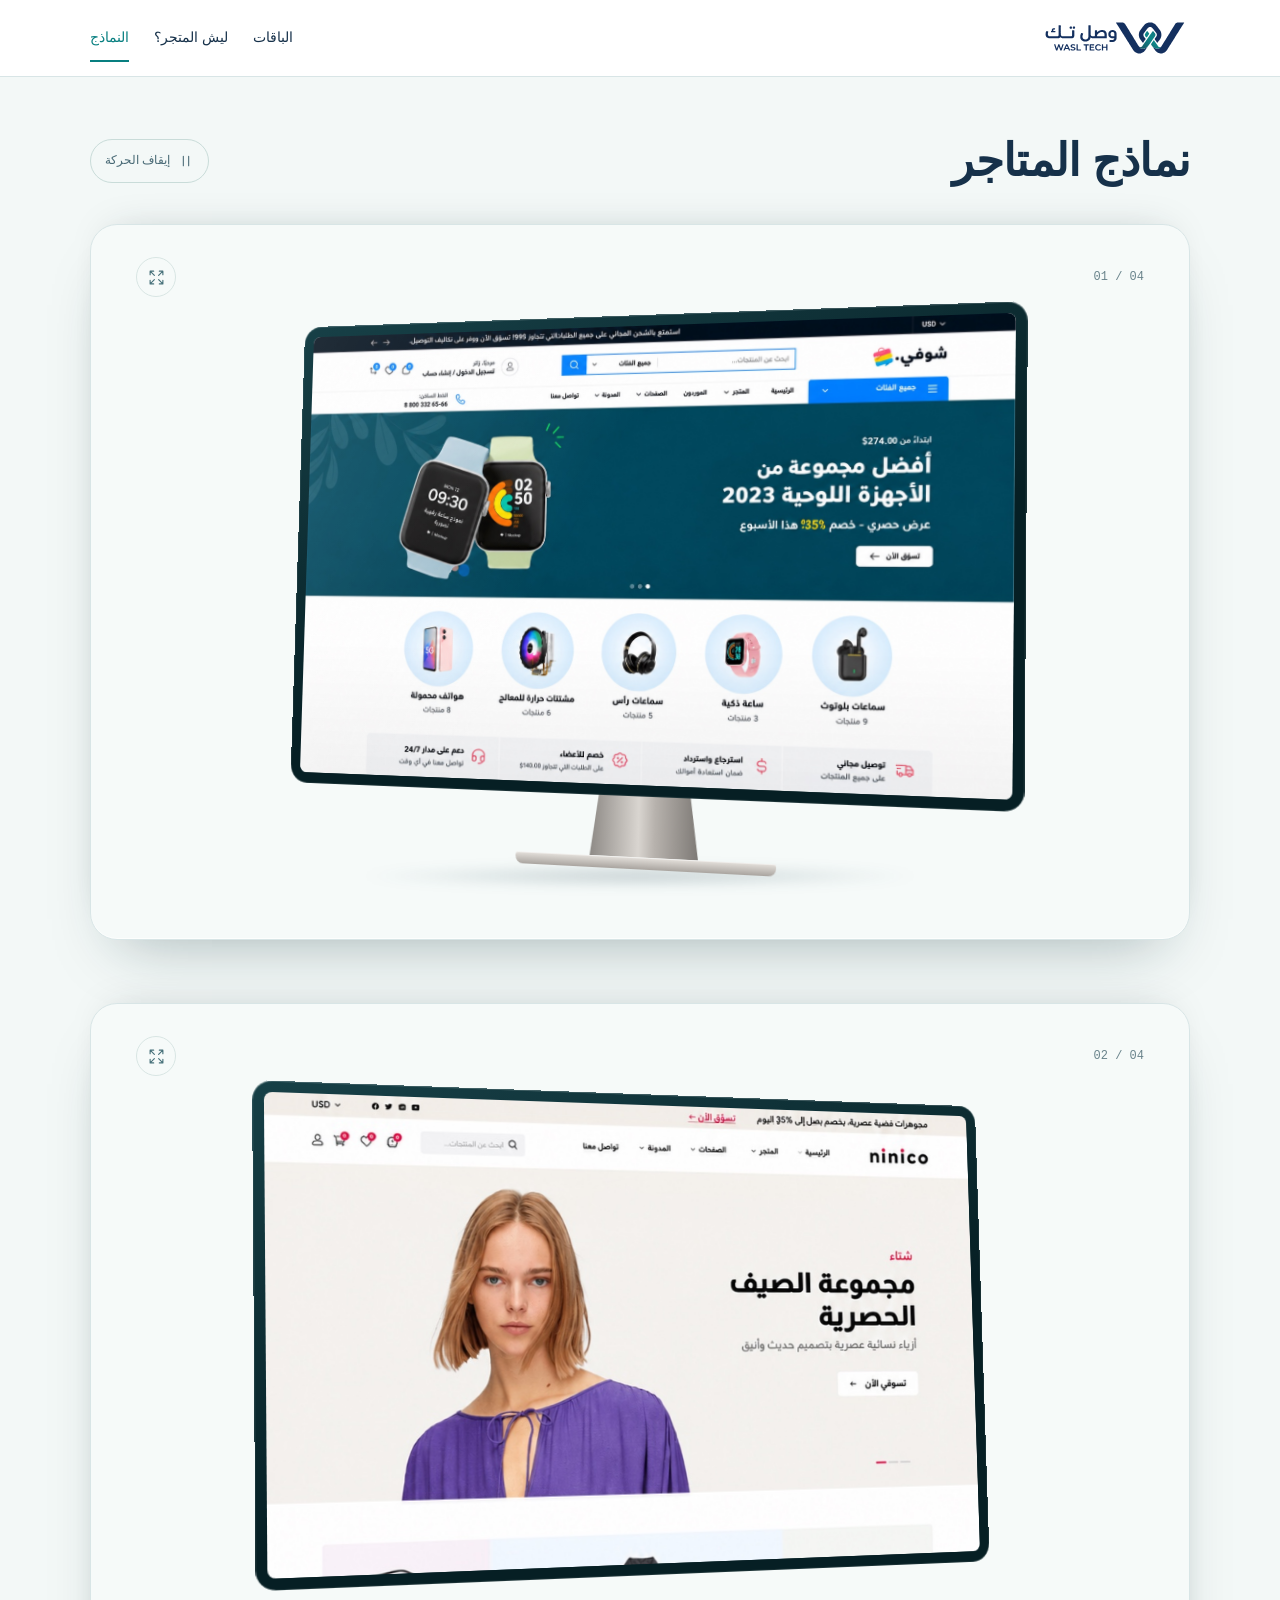
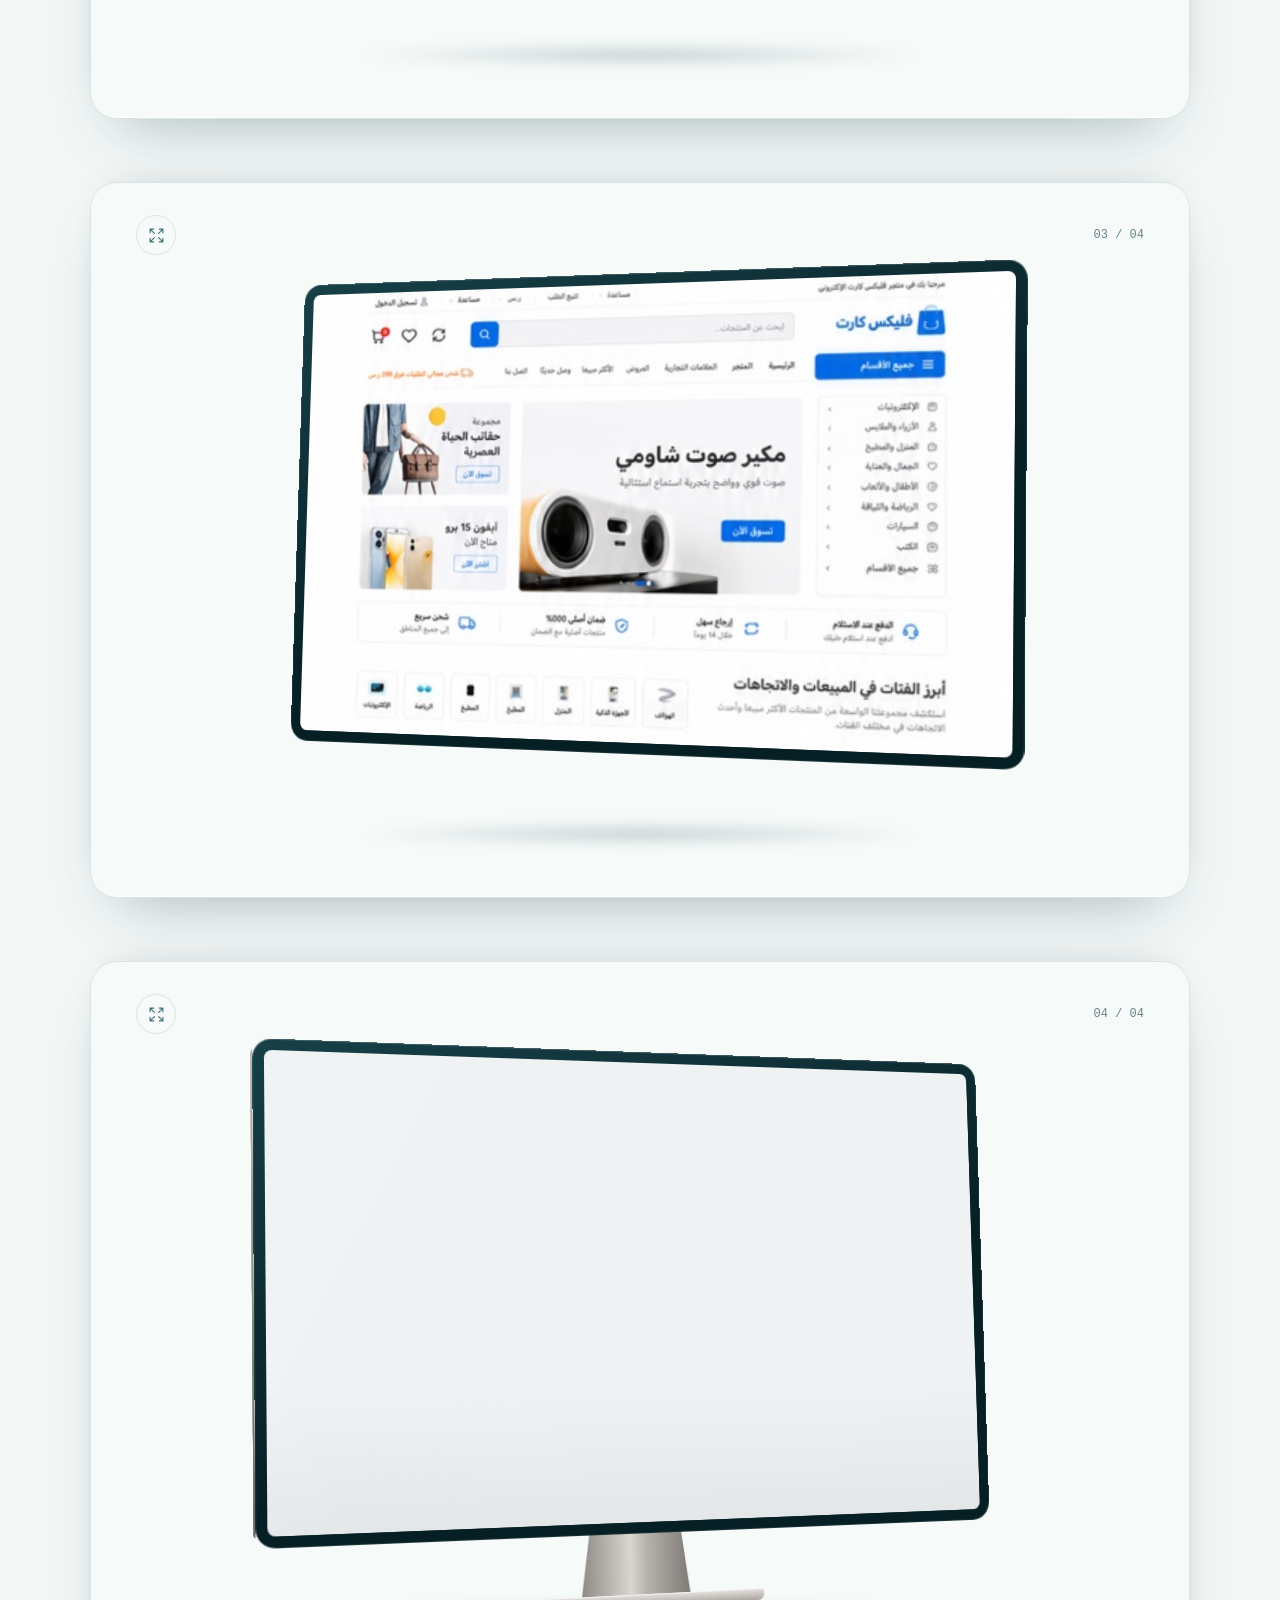
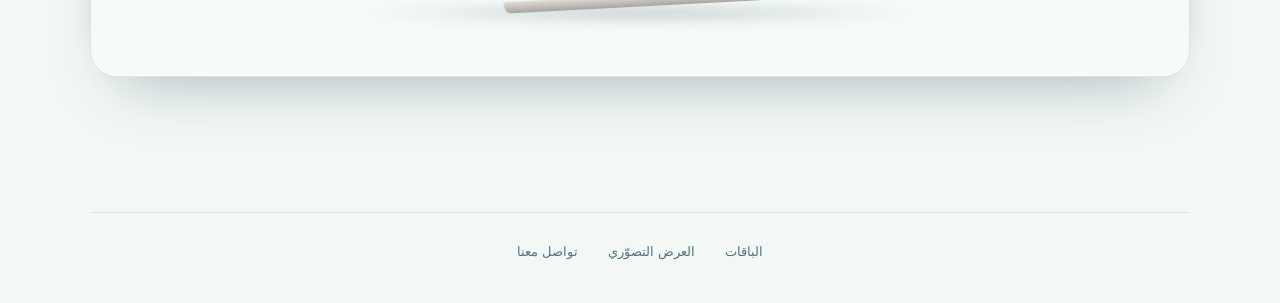
<file: عروض-المتاجر/landing/works.html>
<!DOCTYPE html>
<html lang="ar" dir="rtl">
<head>
  <meta charset="utf-8">
  <meta name="viewport" content="width=device-width,initial-scale=1,viewport-fit=cover">
  <meta name="theme-color" content="#0d2745">
  <title>نماذج المتاجر | وصل تك</title>
  <meta name="description" content="نماذج مرئية لواجهات المتاجر ضمن العرض التصوّري لخدمة المتاجر الإلكترونية من وصل تك.">
  <meta property="og:type" content="website">
  <meta property="og:locale" content="ar_YE">
  <meta property="og:site_name" content="وصل تك — عرض خدمة المتاجر">
  <meta property="og:title" content="نماذج المتاجر | وصل تك">
  <meta property="og:description" content="نماذج مرئية لواجهات المتاجر ضمن العرض التصوّري لخدمة المتاجر الإلكترونية من وصل تك.">
  <meta property="og:url" content="https://wasl-ecommerce-offers-preview.vercel.app/works.html">
  <meta property="og:image" content="https://wasl-ecommerce-offers-preview.vercel.app/assets/ecommerce-offer-preview.png">
  <meta name="twitter:card" content="summary_large_image">
  <meta name="twitter:title" content="نماذج المتاجر | وصل تك">
  <meta name="twitter:description" content="نماذج مرئية لواجهات المتاجر ضمن العرض التصوّري لخدمة المتاجر الإلكترونية.">
  <meta name="twitter:image" content="https://wasl-ecommerce-offers-preview.vercel.app/assets/ecommerce-offer-preview.png">
  <link rel="canonical" href="https://wasl-ecommerce-offers-preview.vercel.app/works.html">
  <link rel="icon" href="assets/favicon.svg" type="image/svg+xml">
  <link rel="stylesheet" href="assets/works.css">
  <script src="assets/works.js" defer></script>
</head>
<body>
<header class="header"><div class="shell header-in"><a href="index.html" class="brand" aria-label="وصل تك — الباقات"><img src="assets/wasl-tech-logo.svg" width="150" height="48" alt="وصل تك"></a><nav aria-label="التنقل"><a href="index.html">الباقات</a><a href="story.html">ليش المتجر؟</a><a href="works.html" aria-current="page">النماذج</a></nav></div></header>
<main class="shell">
  <div class="intro"><h1>نماذج المتاجر</h1><button class="motion-control" id="motion-control" type="button" aria-pressed="false" aria-label="إيقاف حركة الصور"><svg viewBox="0 0 24 24" aria-hidden="true"><path d="M8 5v14M16 5v14"></path></svg><span>إيقاف الحركة</span></button></div>
  <section class="stack" aria-label="نماذج المتاجر الأربعة">
<article class="work-card " style="--i:0" aria-label="المتجر 1">
    <div class="work-card-in"><div class="card-bar"><span class="card-count" dir="ltr">01 / 04</span><a class="expand" href="assets/store-work/store-01.jpg" target="_blank" rel="noopener" aria-label="عرض صورة المتجر 1 كاملة"><svg viewBox="0 0 24 24" aria-hidden="true"><path d="M8 3H3v5m13-5h5v5M3 16v5h5m13-5v5h-5M3 3l6 6m12-6-6 6M3 21l6-6m12 6-6-6"/></svg></a></div>
    <div class="stage"><div class="mon"><div class="mon-body"><div class="mon-screen"><img class="page" src="assets/store-work/store-01.jpg" width="1536" height="1006" alt="واجهة المتجر 1" loading="eager" decoding="async"></div></div><div class="mon-neck"></div><div class="mon-foot"></div></div></div></div><div class="card-dim" aria-hidden="true"></div>
  </article>
<article class="work-card flip" style="--i:1" aria-label="المتجر 2">
    <div class="work-card-in"><div class="card-bar"><span class="card-count" dir="ltr">02 / 04</span><a class="expand" href="assets/store-work/store-02.jpg" target="_blank" rel="noopener" aria-label="عرض صورة المتجر 2 كاملة"><svg viewBox="0 0 24 24" aria-hidden="true"><path d="M8 3H3v5m13-5h5v5M3 16v5h5m13-5v5h-5M3 3l6 6m12-6-6 6M3 21l6-6m12 6-6-6"/></svg></a></div>
    <div class="stage"><div class="mon"><div class="mon-body"><div class="mon-screen"><img class="page" src="assets/store-work/store-02.jpg" width="926" height="1536" alt="واجهة المتجر 2" loading="lazy" decoding="async"></div></div><div class="mon-neck"></div><div class="mon-foot"></div></div></div></div><div class="card-dim" aria-hidden="true"></div>
  </article>
<article class="work-card " style="--i:2" aria-label="المتجر 3">
    <div class="work-card-in"><div class="card-bar"><span class="card-count" dir="ltr">03 / 04</span><a class="expand" href="assets/store-work/store-03.jpg" target="_blank" rel="noopener" aria-label="عرض صورة المتجر 3 كاملة"><svg viewBox="0 0 24 24" aria-hidden="true"><path d="M8 3H3v5m13-5h5v5M3 16v5h5m13-5v5h-5M3 3l6 6m12-6-6 6M3 21l6-6m12 6-6-6"/></svg></a></div>
    <div class="stage"><div class="mon"><div class="mon-body"><div class="mon-screen"><img class="page" src="assets/store-work/store-03.jpg" width="512" height="1536" alt="واجهة المتجر 3" loading="lazy" decoding="async"></div></div><div class="mon-neck"></div><div class="mon-foot"></div></div></div></div><div class="card-dim" aria-hidden="true"></div>
  </article>
<article class="work-card flip" style="--i:3" aria-label="المتجر 4">
    <div class="work-card-in"><div class="card-bar"><span class="card-count" dir="ltr">04 / 04</span><a class="expand" href="assets/store-work/store-04.jpg" target="_blank" rel="noopener" aria-label="عرض صورة المتجر 4 كاملة"><svg viewBox="0 0 24 24" aria-hidden="true"><path d="M8 3H3v5m13-5h5v5M3 16v5h5m13-5v5h-5M3 3l6 6m12-6-6 6M3 21l6-6m12 6-6-6"/></svg></a></div>
    <div class="stage"><div class="mon"><div class="mon-body"><div class="mon-screen"><img class="page" src="assets/store-work/store-04.jpg" width="294" height="1536" alt="واجهة المتجر 4" loading="lazy" decoding="async"></div></div><div class="mon-neck"></div><div class="mon-foot"></div></div></div></div><div class="card-dim" aria-hidden="true"></div>
  </article>
</section></main><footer class="footer shell"><a href="index.html">الباقات</a><a href="story.html">العرض التصوّري</a><a href="https://wa.me/967775377979" target="_blank" rel="noopener">تواصل معنا</a></footer></body></html>
</file>
<file: عروض-المتاجر/landing/assets/works.css>
:root{--nav-h:76px;--navy:#0d2745;--teal:#087f80;--ink:#16314a;--line:#d8e5e6;--bg:#f3f8f7;--card:#f6faf9}*{box-sizing:border-box}html{scroll-behavior:smooth;scroll-padding-top:110px}body{margin:0;background:var(--bg);color:var(--ink);font-family:Tahoma,Arial,sans-serif;line-height:1.7}a{color:inherit;text-decoration:none}button{font:inherit;cursor:pointer}a:focus-visible,button:focus-visible{outline:3px solid #0aa89c;outline-offset:5px}svg{width:20px;height:20px;fill:none;stroke:currentColor;stroke-width:1.6;stroke-linecap:round;stroke-linejoin:round}.shell{width:min(1100px,calc(100% - 40px));margin-inline:auto}.header{position:sticky;top:0;z-index:40;background:#fffffff5;border-bottom:1px solid var(--line)}.header-in{height:var(--nav-h);display:flex;align-items:center;justify-content:space-between;gap:20px}.brand img{width:150px;height:48px;object-fit:contain;display:block}nav{display:flex;align-items:center;gap:25px;font-size:14px}nav a{padding-block:10px}nav [aria-current]{color:var(--teal);box-shadow:0 2px var(--teal)}.intro{padding:52px 0 32px;display:flex;justify-content:space-between;align-items:center;gap:20px}h1{font-size:clamp(29px,4vw,45px);line-height:1.4;margin:0;font-weight:700;letter-spacing:-.8px}.motion-control{display:inline-flex;align-items:center;gap:8px;background:transparent;border:1px solid #c9dcd9;color:#486975;padding:10px 14px;border-radius:30px;min-height:44px;font-size:12px}.motion-control:hover{background:#e4f1ed}.motion-control[aria-pressed=true]{background:#e1eee9;color:#096f70}.motion-control svg{width:16px;height:16px}.stack{position:relative;padding-bottom:8vh}.work-card{position:sticky;top:calc(var(--nav-h) + 16px + var(--i)*14px);margin-bottom:7vh;border-radius:27px;background:var(--card);box-shadow:0 -1px 0 #ffffffc0 inset,0 30px 60px -30px #0d303659,0 -12px 40px -24px #0d303640;border:1px solid var(--line);transform-origin:50% 0;will-change:transform;overflow:hidden}.work-card-in{padding:18px 45px 26px;min-height:min(calc(100svh - var(--nav-h) - 110px),740px);display:flex;flex-direction:column;justify-content:center}.card-bar{display:flex;justify-content:space-between;align-items:center;padding-bottom:7px;gap:12px;position:relative;z-index:2}.card-count{font:500 12px/1.5 monospace;color:#69838b}.expand{display:grid;place-items:center;border:1px solid #d8e5e3;width:40px;height:40px;border-radius:50%;color:#47717a;transition:background .2s}.expand:hover{background:#e0f0e9}.expand svg{width:17px;height:17px}.card-dim{position:absolute;inset:0;background:#0b2235;opacity:0;pointer-events:none;border-radius:inherit}.stage{position:relative;perspective:1900px;perspective-origin:50% 40%;padding:8px 0 28px}.mon{position:relative;transform-style:preserve-3d;transform:rotateY(-17deg) rotateX(4deg);transition:transform 1.2s cubic-bezier(.16,1,.3,1);margin-inline:auto;width:100%;max-width:min(760px,calc((100svh - var(--nav-h) - 240px)*1.6))}.work-card.flip .mon{transform:rotateY(17deg) rotateX(4deg)}@media(hover:hover){.work-card:hover .mon{transform:rotateY(-12deg) rotateX(3deg)}.work-card.flip:hover .mon{transform:rotateY(12deg) rotateX(3deg)}}.mon-body{position:relative;transform-style:preserve-3d;--mp:clamp(5px,1.3vw,11px);padding:var(--mp);border-radius:calc(var(--mp) + 8px);background:linear-gradient(160deg,#174047,#061f24 60%);box-shadow:inset 0 0 0 1px #ffffff14,inset 0 1px 0 #ffffff1f}.mon-body::before{content:"";position:absolute;top:10px;bottom:10px;right:0;width:22px;transform-origin:100% 50%;transform:rotateY(-90deg);background:linear-gradient(180deg,#bdb9b5,#8d8985 50%,#6f6b68);border-radius:0 6px 6px 0}.flip .mon-body::before{right:auto;left:0;transform-origin:0 50%;transform:rotateY(90deg)}.mon-screen{position:relative;aspect-ratio:16/10;border-radius:8px;overflow:hidden;background:#eef2f2;transform:translateZ(.5px)}.mon-screen img.page{position:absolute;left:0;top:0;width:100%;height:auto;display:block;will-change:transform;transform:translate3d(0,0,0)}.mon-screen::after{content:"";position:absolute;inset:0;pointer-events:none;background:linear-gradient(118deg,#ffffff21,transparent 42%),linear-gradient(0deg,#0000000b,transparent 30%)}.mon-neck{position:relative;width:15%;height:clamp(30px,6vw,65px);margin:-2px auto 0;transform:translateZ(-30px);background:linear-gradient(90deg,#8e8a86,#d9d5d0 45%,#b7b2ad 60%,#7e7a76);clip-path:polygon(8% 0,92% 0,100% 100%,0 100%)}.mon-foot{width:36%;height:12px;margin:0 auto;border-radius:3px 3px 8px 8px;transform:translateZ(-30px);background:linear-gradient(180deg,#e5e1dc,#a9a49f);box-shadow:inset 0 1px #ffffff80}.stage::after{content:"";position:absolute;left:22%;right:22%;bottom:12px;height:22px;border-radius:50%;background:radial-gradient(closest-side,#143c4b3d,transparent);filter:blur(6px);z-index:-1}.stage{transition:opacity .8s ease,translate 1s cubic-bezier(.16,1,.3,1)}body.motion .work-card:not(.seen) .stage{opacity:0;translate:35px 0}.footer{display:flex;justify-content:center;gap:30px;flex-wrap:wrap;border-top:1px solid var(--line);padding:28px 0 40px;color:#53727b;font-size:13px}.footer a:hover{color:var(--teal)}
@media(max-width:740px){:root{--nav-h:64px}.shell{width:calc(100% - 24px)}.header-in{gap:12px}.brand img{width:113px;height:38px}nav{gap:15px;font-size:12px}.intro{padding:35px 3px 25px;gap:12px;flex-wrap:wrap}h1{font-size:29px}.motion-control{font-size:11px;padding:8px 11px}.work-card{top:calc(var(--nav-h) + 10px + var(--i)*10px);border-radius:20px;margin-bottom:11vh}.work-card-in{padding:12px 13px 18px;min-height:auto}.card-bar{padding:0 3px 8px}.card-count{font-size:11px}.expand{width:36px;height:36px}.stage{padding:7px 2% 21px}.mon,.work-card.flip .mon{transform:rotateY(-10deg) rotateX(3deg);max-width:100%}.flip .mon-body::before{right:0;left:auto;transform-origin:100% 50%;transform:rotateY(-90deg)}.mon-neck{height:30px}.mon-foot{height:9px}.stage::after{bottom:8px}.stack{padding-bottom:6vh}.footer{gap:24px;font-size:12px}body.motion .work-card:not(.seen) .stage{translate:0 20px}}
@media(prefers-reduced-motion:reduce){html{scroll-behavior:auto}*,*::before,*::after{transition:none!important}.stage{opacity:1!important;translate:none!important}.work-card{will-change:auto}.mon,.work-card.flip .mon{transform:none}.mon-screen img.page{will-change:auto}}
.motion-control[hidden]{display:none}
</file>
